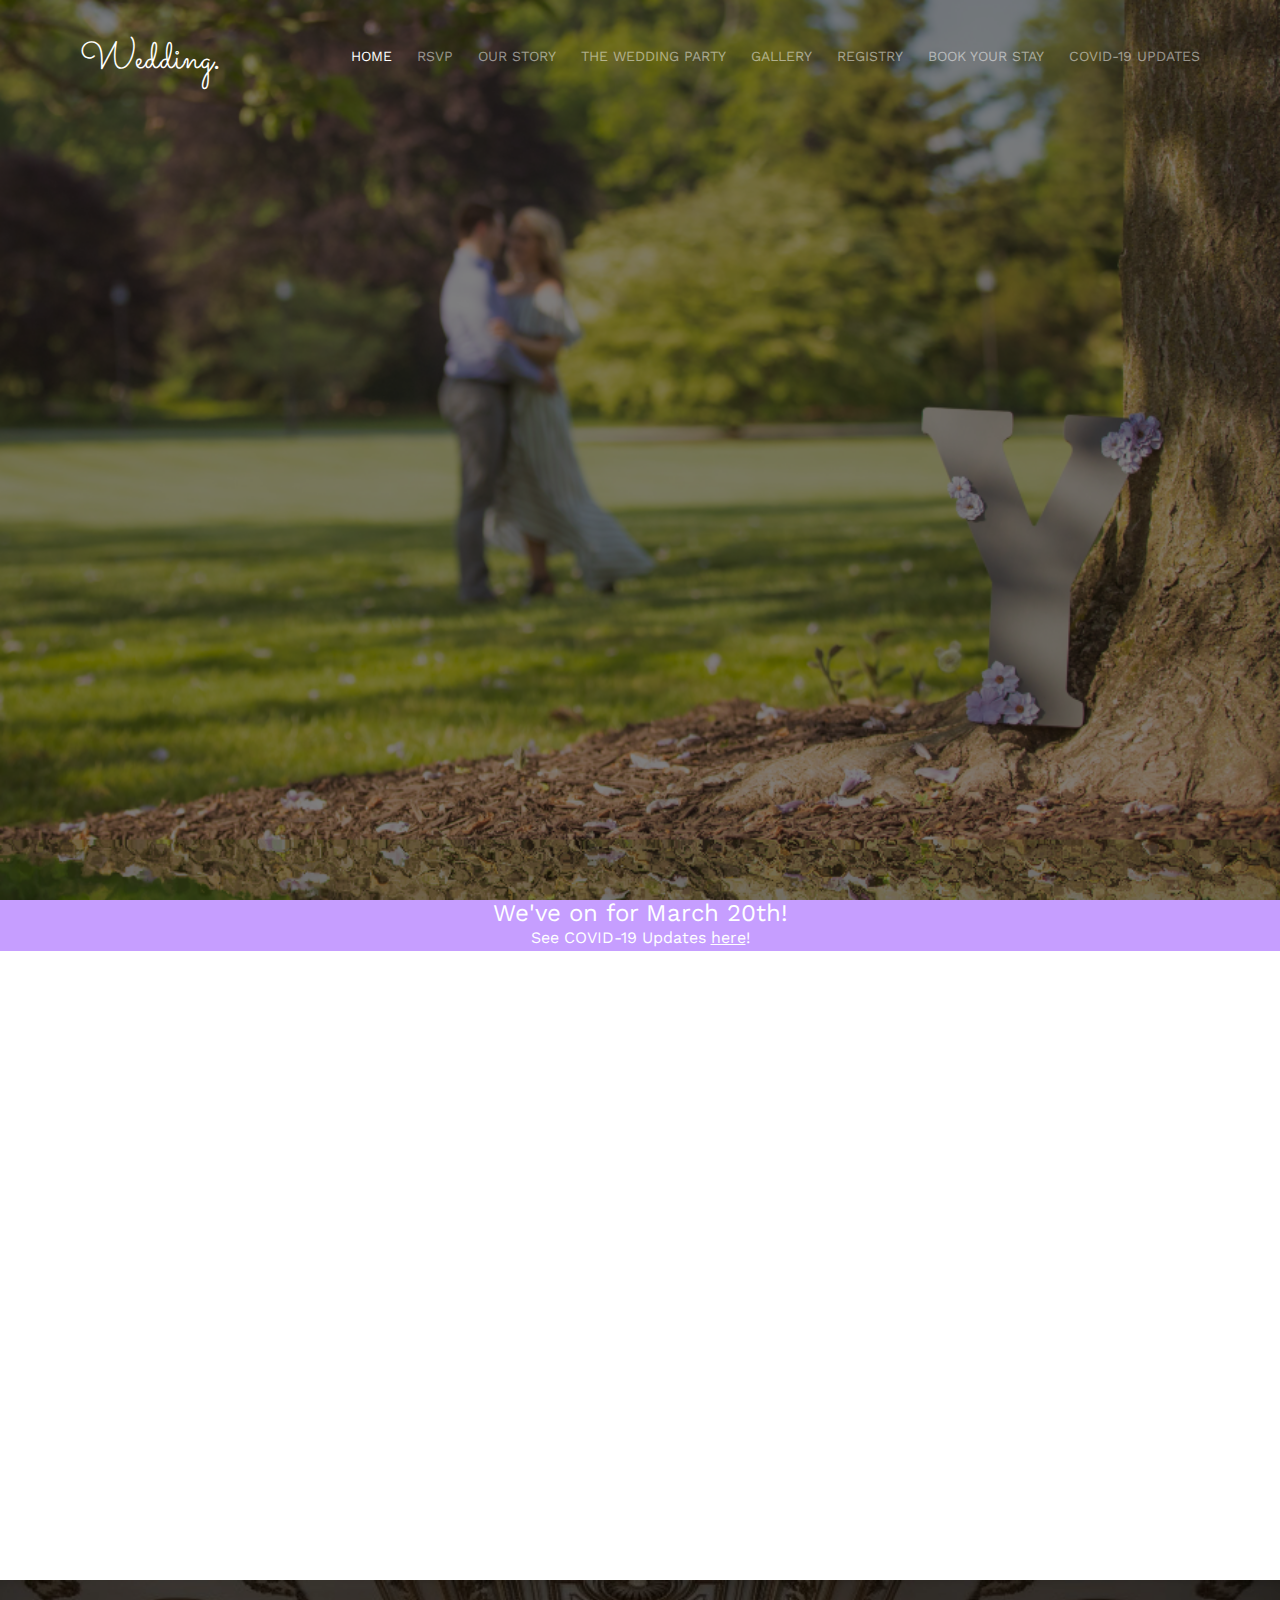
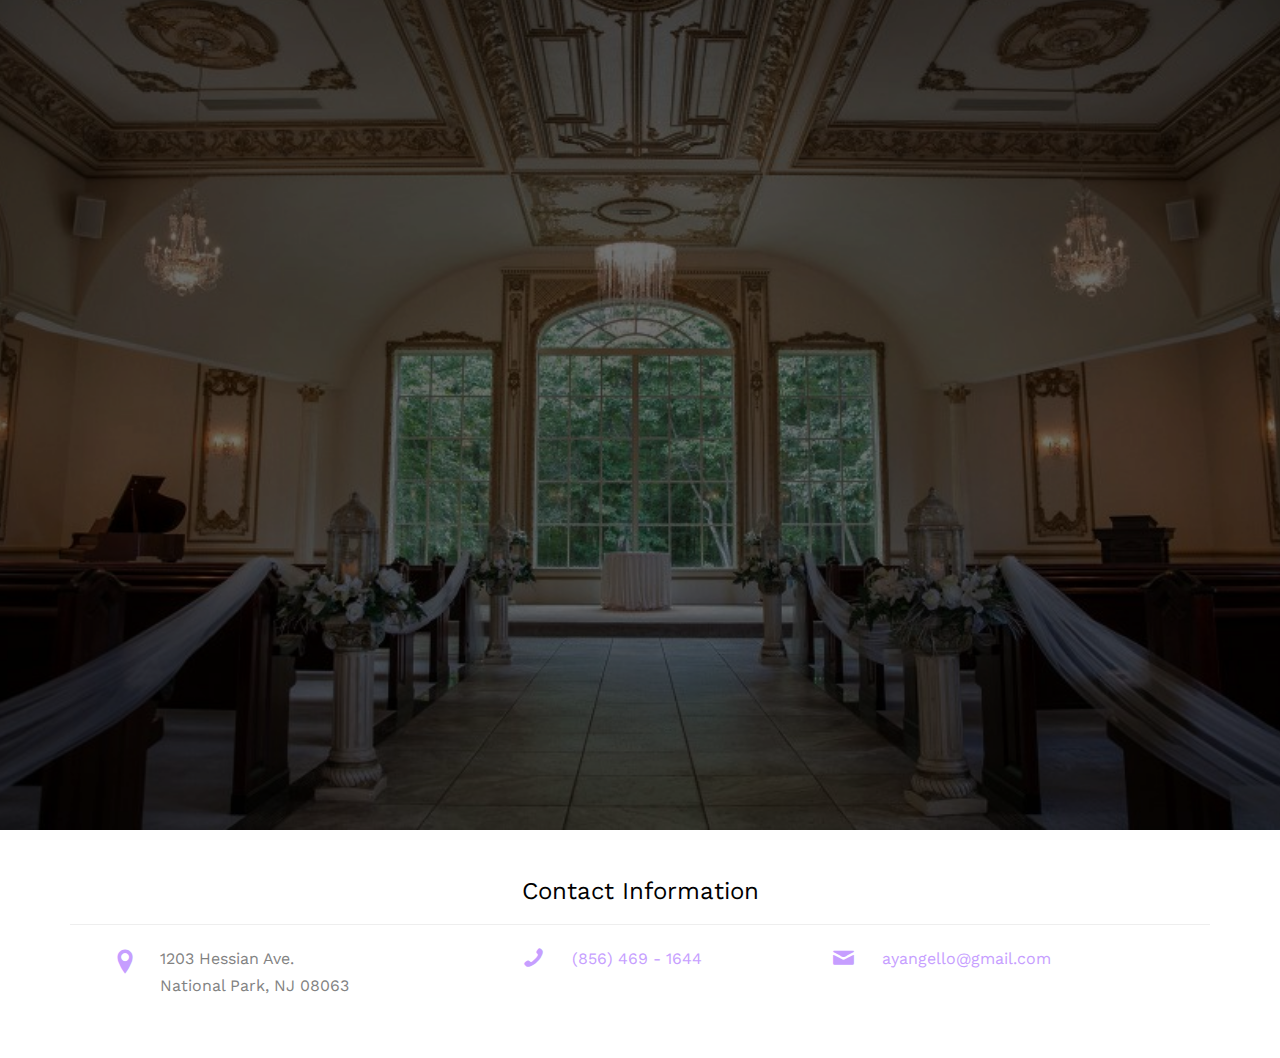
<file: index.html>
<!DOCTYPE html>
<!--[if lt IE 7]>      <html class="no-js lt-ie9 lt-ie8 lt-ie7"> <![endif]-->
<!--[if IE 7]>         <html class="no-js lt-ie9 lt-ie8"> <![endif]-->
<!--[if IE 8]>         <html class="no-js lt-ie9"> <![endif]-->
<!--[if gt IE 8]><!--> <html class="no-js"> <!--<![endif]-->
	<head>
        <!-- Global site tag (gtag.js) - Google Analytics -->
        <script async src="https://www.googletagmanager.com/gtag/js?id=UA-150630617-1"></script>
        <script>
          window.dataLayer = window.dataLayer || [];
          function gtag(){dataLayer.push(arguments);}
          gtag('js', new Date());

          gtag('config', 'UA-150630617-1');
        </script>

       
        <meta charset="utf-8">
        <meta http-equiv="X-UA-Compatible" content="IE=edge">
        <title>Aaron &amp; Kelsea</title>
        <meta name="viewport" content="width=device-width, initial-scale=1">
        <meta name="description" content="Aaron and Kelsea's Wedding" />
        <meta name="keywords" content="Aaron, Yangello, Kelsea, Salvatore, Wedding" />
        <meta name="author" content="Aaron Yangello" />

        <!-- Facebook and Twitter integration -->
        <meta property="og:title" content=""/>
        <meta property="og:image" content=""/>
        <meta property="og:url" content=""/>
        <meta property="og:site_name" content=""/>
        <meta property="og:description" content=""/>
        <meta name="twitter:title" content="" />
        <meta name="twitter:image" content="" />
        <meta name="twitter:url" content="" />
        <meta name="twitter:card" content="" />

        <link href='https://fonts.googleapis.com/css?family=Work+Sans:400,300,600,400italic,700' rel='stylesheet' type='text/css'>
        <link href="https://fonts.googleapis.com/css?family=Sacramento" rel="stylesheet">

        <!-- Animate.css -->
        <link rel="stylesheet" href="css/animate.css">
        <!-- Icomoon Icon Fonts-->
        <link rel="stylesheet" href="css/icomoon.css">
        <!-- Bootstrap  -->
        <link rel="stylesheet" href="css/bootstrap.css">

        <!-- Magnific Popup -->
        <link rel="stylesheet" href="css/magnific-popup.css">

        <!-- Owl Carousel  -->
        <link rel="stylesheet" href="css/owl.carousel.min.css">
        <link rel="stylesheet" href="css/owl.theme.default.min.css">

        <!-- Theme style  -->
        <link rel="stylesheet" href="css/style.css">

        <!-- Modernizr JS -->
        <script src="js/modernizr-2.6.2.min.js"></script>
        <!-- FOR IE9 below -->
        <!--[if lt IE 9]>
        <script src="js/respond.min.js"></script>
        <![endif]-->
        
        <!-- AddEvent script -->
        <script type="text/javascript" src="https://addevent.com/libs/atc/1.6.1/atc.min.js" async defer></script>
        <script>
            // Set the date we're counting down to
            var countDownDate = new Date("March 20, 2021 18:00:00").getTime();

            // Update the count down every 1 second
            var x = setInterval(function() {

                // Get todays date and time
                var now = new Date().getTime();

                // Find the distance between now an the count down date
                var distance = countDownDate - now;

                // Time calculations for days, hours, minutes and seconds
                var days = Math.floor(distance / (1000 * 60 * 60 * 24));
                var hours = Math.floor((distance % (1000 * 60 * 60 * 24)) / (1000 * 60 * 60));
                var minutes = Math.floor((distance % (1000 * 60 * 60)) / (1000 * 60));
                var seconds = Math.floor((distance % (1000 * 60)) / 1000);

                // Output the result in an element with id="demo"
                document.getElementById("num-days").innerHTML = days;
                document.getElementById("num-hours").innerHTML = hours;
                document.getElementById("num-min").innerHTML = minutes;
                document.getElementById("num-sec").innerHTML = seconds;

                // If the count down is over, write some text 
                if (distance < 0) {
                    clearInterval(x);
                    document.getElementById("num-days").innerHTML = "00";
                    document.getElementById("num-hours").innerHTML = "00";
                    document.getElementById("num-min").innerHTML = "00";
                    document.getElementById("num-sec").innerHTML = "00";
                }
            }, 1000);
        </script>
        
        <!-- Favicon Stuff -->
        <link rel="apple-touch-icon" sizes="57x57" href="img/icon/favicon/apple-icon-57x57.png">
        <link rel="apple-touch-icon" sizes="60x60" href="img/icon/favicon/apple-icon-60x60.png">
        <link rel="apple-touch-icon" sizes="72x72" href="img/icon/favicon/apple-icon-72x72.png">
        <link rel="apple-touch-icon" sizes="76x76" href="img/icon/favicon/apple-icon-76x76.png">
        <link rel="apple-touch-icon" sizes="114x114" href="img/icon/favicon/apple-icon-114x114.png">
        <link rel="apple-touch-icon" sizes="120x120" href="img/icon/favicon/apple-icon-120x120.png">
        <link rel="apple-touch-icon" sizes="144x144" href="img/icon/favicon/apple-icon-144x144.png">
        <link rel="apple-touch-icon" sizes="152x152" href="img/icon/favicon/apple-icon-152x152.png">
        <link rel="apple-touch-icon" sizes="180x180" href="img/icon/favicon/apple-icon-180x180.png">
        <link rel="icon" type="image/png" sizes="192x192"  href="img/icon/favicon/android-icon-192x192.png">
        <link rel="icon" type="image/png" sizes="32x32" href="img/icon/favicon/favicon-32x32.png">
        <link rel="icon" type="image/png" sizes="96x96" href="img/icon/favicon/favicon-96x96.png">
        <link rel="icon" type="image/png" sizes="16x16" href="img/icon/favicon/favicon-16x16.png">
        <link rel="manifest" href="img/icon/favicon/manifest.json">
        <meta name="msapplication-TileColor" content="#ffffff">
        <meta name="msapplication-TileImage" content="img/icon/favicon/ms-icon-144x144.png">
        <meta name="theme-color" content="#ffffff">

        <style>
            #covid-link{
                color:white;
                text-decoration: underline;
            }
            #covid-link:hover{
                color:white;
                text-decoration: none;
                font-weight: bold;
            }
        </style>

	</head>
	<body>
		
	<div class="fh5co-loader"></div>
	
	<div id="page">
	
<!-- Navigation -->
    <nav class="fh5co-nav" role="navigation">
        <div class="container">
            <div class="row">
                <div class="col-xs-2">
                    <div id="fh5co-logo"><a href="index.html">Wedding<strong>.</strong></a></div>
                </div>
                <div class="col-xs-10 text-right menu-1">
                    <ul>
                        <li class="active"><a href="index.html">Home</a></li>
                        <li><a href="http://yangelloeverafter.rsvpify.com">RSVP</a></li>
                        <li><a href="about.html">Our Story</a></li>
                        <li><a href="party.html">The Wedding Party</a></li>
                        <li class="has-dropdown">
                            <a href="gallery.html">Gallery</a>
                            <ul class="dropdown">
                                <li><a href="gallery-pages/through-the-years.php">Through the Years</a></li>
                                <li><a href="gallery-pages/yangello-ever-after.php">Yangello Ever After</a></li>
                                <li><a href="gallery-pages/engagement-photos.php">Engagement Photos</a></li>
                            </ul>
                        </li>
                        <li><a href="https://registry.theknot.com/kelsea-salvatore-aaron-yangello-april-2020-nj/28644447">Registry</a></li>
                        <li><a href="https://www.marriott.com/event-reservations/reservation-link.mi?id=1587669451356&key=GRP&app=resvlink">Book Your Stay</a></li>
                        <li><a href="covid.html">COVID-19 Updates</a></li>
                    </ul>
                </div>
            </div>
        </div>
    </nav>

	<header id="home-header" class="fh5co-header fh5co-cover" role="banner" data-stellar-background-ratio="0.5">
		<div class="overlay"></div>
		<div class="container">
			<div class="row">
				<div class="col-md-8 col-md-offset-2 text-center">
					<div class="display-t">
						<div class="display-tc animate-box" data-animate-effect="fadeIn">
							<h1>Aaron &amp; Kelsea</h1>
							<h2>We Are Getting Married <br> <h4><em>...again...</em></h4></h2>
							
							<div class="simply-countdown simply-countdown-one">
							    <div class="simply-countdown simply-countdown-one">
							        <div class="simply-section simply-days-section">
							            <div>
							                <span id="num-days" class="simply-amount"></span>
							                <span class="simply-word">days</span>
							             </div>
							         </div>
							         <div class="simply-section simply-hours-section">
							             <div>
							                 <span id="num-hours" class="simply-amount"></span>
							                 <span class="simply-word">hours</span>
							             </div>
							         </div>
							         <div class="simply-section simply-minutes-section">
							             <div>
							                 <span id="num-min" class="simply-amount"></span>
							                 <span class="simply-word">minutes</span>
							             </div>
							         </div>
							         <div class="simply-section simply-seconds-section">
							             <div>
							                 <span id="num-sec" class="simply-amount"></span>
							                 <span class="simply-word">seconds</span>
							             </div>
							         </div>
							     </div>
							</div>
							<!--<p><a href="#" class="btn btn-default btn-sm">Save the date</a></p>-->
							<!-- Button code -->
                            <div title="Add to Calendar" class="btn btn-default btn-sm addeventatc" data-styling="none" >
                                Save the Date!
                                <span class="start">03/20/2021 04:30 PM</span>
                                <span class="end">03/20/2021 10:00 PM</span>
                                <span class="timezone">America/New_York</span>
                                <span class="title">Aaron and Kelsea's Wedding</span>
                                <span class="location">Brigalias 396 Williamstown Rd, Sicklerville, NJ 08081</span>
                                <span class="organizer">Aaron Yangello</span>
                                <span class="organizer_email">ayangello@gmail.com</span>
                            </div>
                            <a href="http://yangelloeverafter.rsvpify.com"><div title="RSVP" class="btn btn-default btn-sm" data-styling="none">RSVP</div></a>
						</div>
					</div>
				</div>
			</div>
		</div>
	</header>
    <div style="width: 100%; background-color:#C69EFF; text-align: center;">
        <h3 style="color:white;">We've on for March 20th!</h3>
        <br>
        <p style="color:white; margin:-50px">See COVID-19 Updates <a href="covid.html" id="covid-link">here</a>!</p>
    </div>
	<div id="fh5co-couple">
		<div class="container">
			<div class="row">
				<div class="col-md-8 col-md-offset-2 text-center fh5co-heading animate-box">
					<h2>Hello!</h2>
					<h3>March 20th, 2021 Sicklerville, NJ</h3>
					<p>Come and celebrate with us!</p>
				</div>
			</div>
			<div class="couple-wrap animate-box">
				<div class="couple-half">
					<div class="groom">
						<img src="img/aaron.png" alt="Aaron Yangello" class="img-responsive">
					</div>
					<div class="desc-groom">
						<h3>Aaron Yangello</h3>
						<p>“I love you not only for what you are, but for what I am when I am with you.” <br> – Roy Croft</p>
						<!-- There are people out there who are waiting to meet you. Waiting to love you. You have to stick around for them. <br> -Benedict Smith -->
					</div>
				</div>
				<p class="heart text-center"><i class="icon-heart2"></i></p>
				<div class="couple-half">
					<div class="bride">
						<img src="img/kelsea2.jpg" alt="Kelsea Salvatore" class="img-responsive">
					</div>
					<div class="desc-bride">
						<h3>Kelsea Salvatore</h3>
						<p>“You don’t marry someone you can live with, you marry the person who you cannot live without.” <br> ― Aleatha Romig</p>
					</div>
				</div>
			</div>
		</div>
	</div>

<!-- Wedding Events-->
	<div id="event-banner" class="fh5co-event fh5co-bg" >
		<div class="overlay"></div>
		<div class="container">
			<div class="row">
				<div class="col-md-8 col-md-offset-2 text-center fh5co-heading animate-box" style="margin-bottom: 3em;">
					<span>Our Special Events</span>
					<h2>Wedding Events</h2>
				</div>
			</div>
			<div class="row">
				<div class="display-t">
					<div class="display-tc">
						<div class="col-md-10 col-md-offset-1">
							<div class="col-md-6 col-sm-6 text-center">
								<div class="event-wrap animate-box">
									<h3>Main Ceremony</h3>
									<div class="event-col">
										<i class="icon-clock"></i>
										<span>4:30 PM</span>
										<span>5:00 PM</span>
									</div>
									<div class="event-col">
										<i class="icon-calendar"></i>
										<span>Saturday 20</span>
										<span>March, 2021</span>
									</div>
									<p>Come and celebrate with us at <a href="http://www.brigalias.com/ceremonies/">Brigalia's Chapel</a> in Sicklerville. Book your stay at the <a href="https://www.marriott.com/event-reservations/reservation-link.mi?id=1562771516832&key=GRP&app=resvlink">Couryard Glassboro Rowan University</a> hotel, and get a 20% discount on the room!</p>
								</div>
							</div>
							<div class="col-md-6 col-sm-6 text-center">
								<div class="event-wrap animate-box">
									<h3>Wedding Reception</h3>
									<div class="event-col">
										<i class="icon-clock"></i>
										<span>5:00 PM</span>
										<span>10:00 AM</span>
									</div>
									<div class="event-col">
										<i class="icon-calendar"></i>
										<span>Saturday 20</span>
										<span>March, 2021</span>
									</div>
                                    <p>Eat, drink, and be merry in <a href="http://www.brigalias.com/ballrooms/">Brigalia's Camelot Ballroom</a> as we dance the night away!</p>
                                    <p>What's the song that's guarenteed to get you on the dance floor?</p>
                                    <div id="fh5co-started" class="fh5co-bg" style="padding: 0 0;">
                                        <div class="row animate-box">
                                            <div class="col-md-10 col-md-offset-1">
                                                <form class="form-inline">
                                                    <div class="form-group">
                                                        <input type="name" class="form-control" id="name" placeholder="Song Name">
                                                    </div>
                                                    <button id="songbtn" type="button" class="btn btn-default btn-block" onclick="addSong()">Let's Dance</button>
                                                </form>
                                            </div>
                                        </div>
                                    </div>
								</div>
							</div>
						</div>
					</div>
				</div>
			</div>
		</div>
	</div>
<!-- End Wedding Events-->
<!-- Footer and contact info -->
    <footer id="fh5co-footer" style="padding-top: 3em; padding-bottom: 3em;">
        <div class="container">
           <div class="fh5co-contact-info">
                <h3>Contact Information</h3>
                <hr>
                <ul>
                    <li class="address">1203 Hessian Ave. <br> National Park, NJ 08063</li>
                    <li class="phone"><a href="tel://8564691644">(856) 469 - 1644</a></li>
                    <li class="email"><a href="mailto:ayangello@gmail.com">ayangello@gmail.com</a></li>
                </ul>
            </div>
        </div>
    </footer>
<!-- Footer and contact info -->

<!-- Friend Wishes --
	<div id="fh5co-testimonial">
		<div class="container">
			<div class="row">
				<div class="row animate-box">
					<div class="col-md-8 col-md-offset-2 text-center fh5co-heading">
						<span>Best Wishes</span>
						<h2>Friends Wishes</h2>
					</div>
				</div>
				<div class="row">
					<div class="col-md-12 animate-box">
						<div class="wrap-testimony">
							<div class="owl-carousel-fullwidth">
								<div class="item">
									<div class="testimony-slide active text-center">
										<figure>
											<img src="images/couple-1.jpg" alt="user">
										</figure>
										<span>John Doe, via <a href="#" class="twitter">Twitter</a></span>
										<blockquote>
											<p>"Far far away, behind the word mountains, far from the countries Vokalia and Consonantia, there live the blind texts. Separated they live in Bookmarksgrove right at the coast of the Semantics"</p>
										</blockquote>
									</div>
								</div>
								<div class="item">
									<div class="testimony-slide active text-center">
										<figure>
											<img src="images/couple-2.jpg" alt="user">
										</figure>
										<span>John Doe, via <a href="#" class="twitter">Twitter</a></span>
										<blockquote>
											<p>"Far far away, behind the word mountains, far from the countries Vokalia and Consonantia, at the coast of the Semantics, a large language ocean."</p>
										</blockquote>
									</div>
								</div>
								<div class="item">
									<div class="testimony-slide active text-center">
										<figure>
											<img src="images/couple-3.jpg" alt="user">
										</figure>
										<span>John Doe, via <a href="#" class="twitter">Twitter</a></span>
										<blockquote>
											<p>"Far far away, far from the countries Vokalia and Consonantia, there live the blind texts. Separated they live in Bookmarksgrove right at the coast of the Semantics, a large language ocean."</p>
										</blockquote>
									</div>
								</div>
							</div>
						</div>
					</div>
				</div>
			</div>
		</div>
	</div>
 <!-- End Friend Wishes-->

	</div><!--End Page-->

	<div class="gototop js-top">
		<a href="#" class="js-gotop"><i class="icon-arrow-up"></i></a>
	</div>
	
	<!-- jQuery -->
	<script src="js/jquery.min.js"></script>
	<!-- jQuery Easing -->
	<script src="js/jquery.easing.1.3.js"></script>
	<!-- Submit Song -->
	<script src="js/submitSong.js"></script>
	<!-- Bootstrap -->
	<script src="js/bootstrap.min.js"></script>
	<!-- Waypoints -->
	<script src="js/jquery.waypoints.min.js"></script>
	<!-- Carousel -->
	<script src="js/owl.carousel.min.js"></script>
	<!-- countTo -->
	<script src="js/jquery.countTo.js"></script>

	<!-- Stellar -->
	<script src="js/jquery.stellar.min.js"></script>
	<!-- Magnific Popup -->
	<script src="js/jquery.magnific-popup.min.js"></script>
	<script src="js/magnific-popup-options.js"></script>

	<!-- // <script src="https://cdnjs.cloudflare.com/ajax/libs/prism/0.0.1/prism.min.js"></script> -->
	<script src="js/simplyCountdown.js"></script>
	<!-- Main -->
	<script src="js/main.js"></script>
	</body>
</html>
</file>
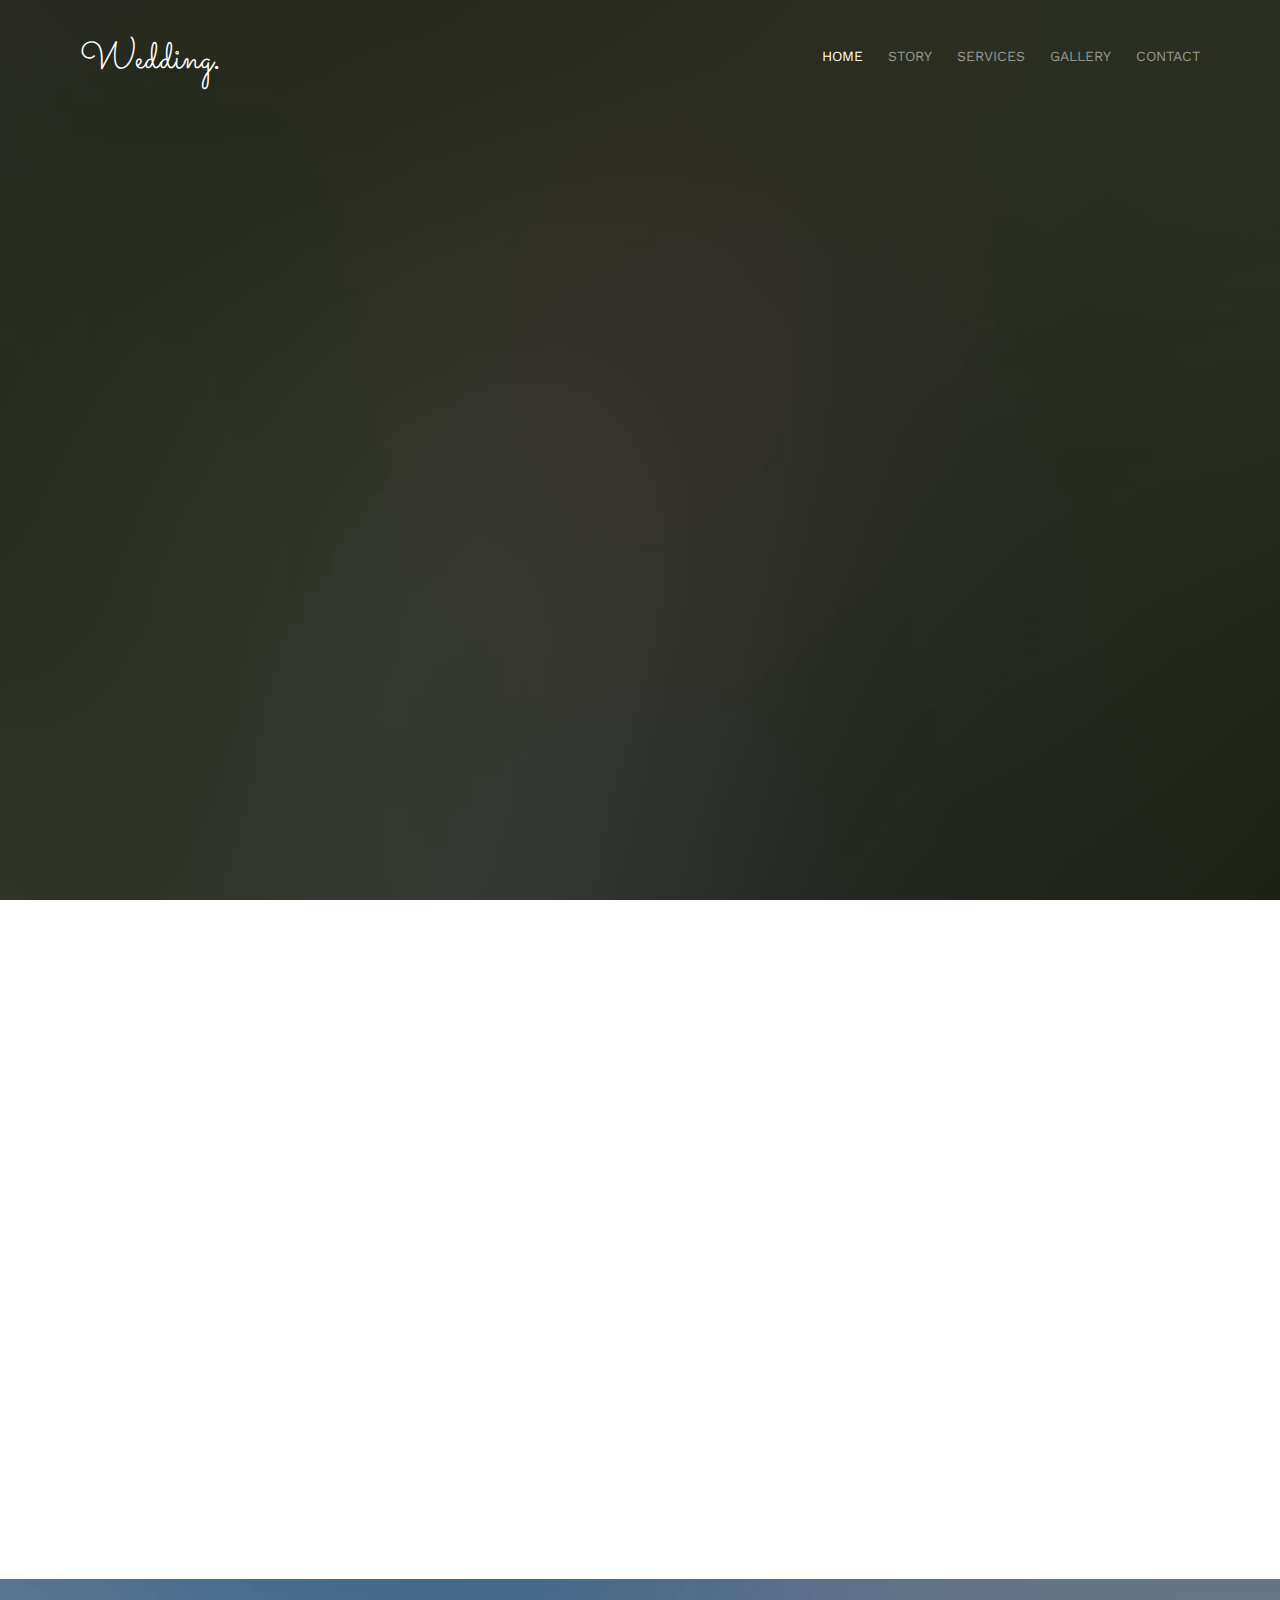
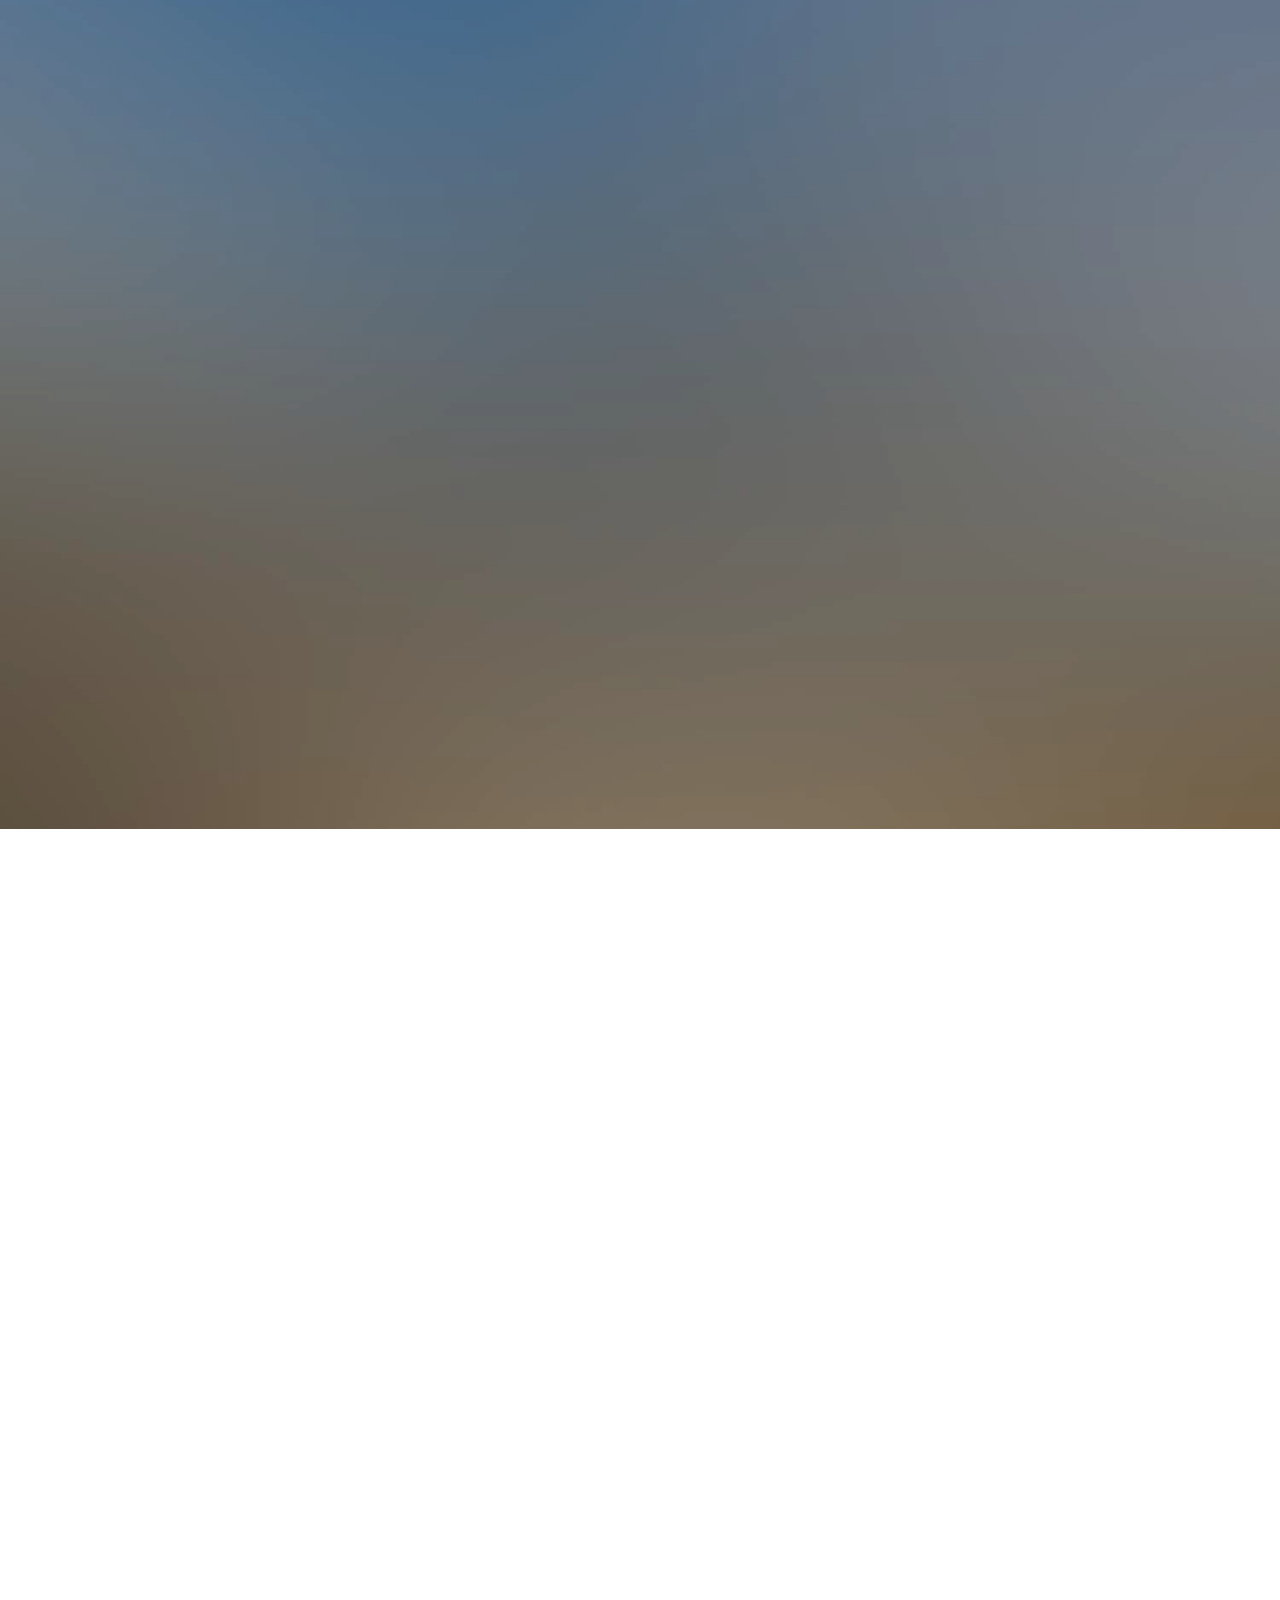
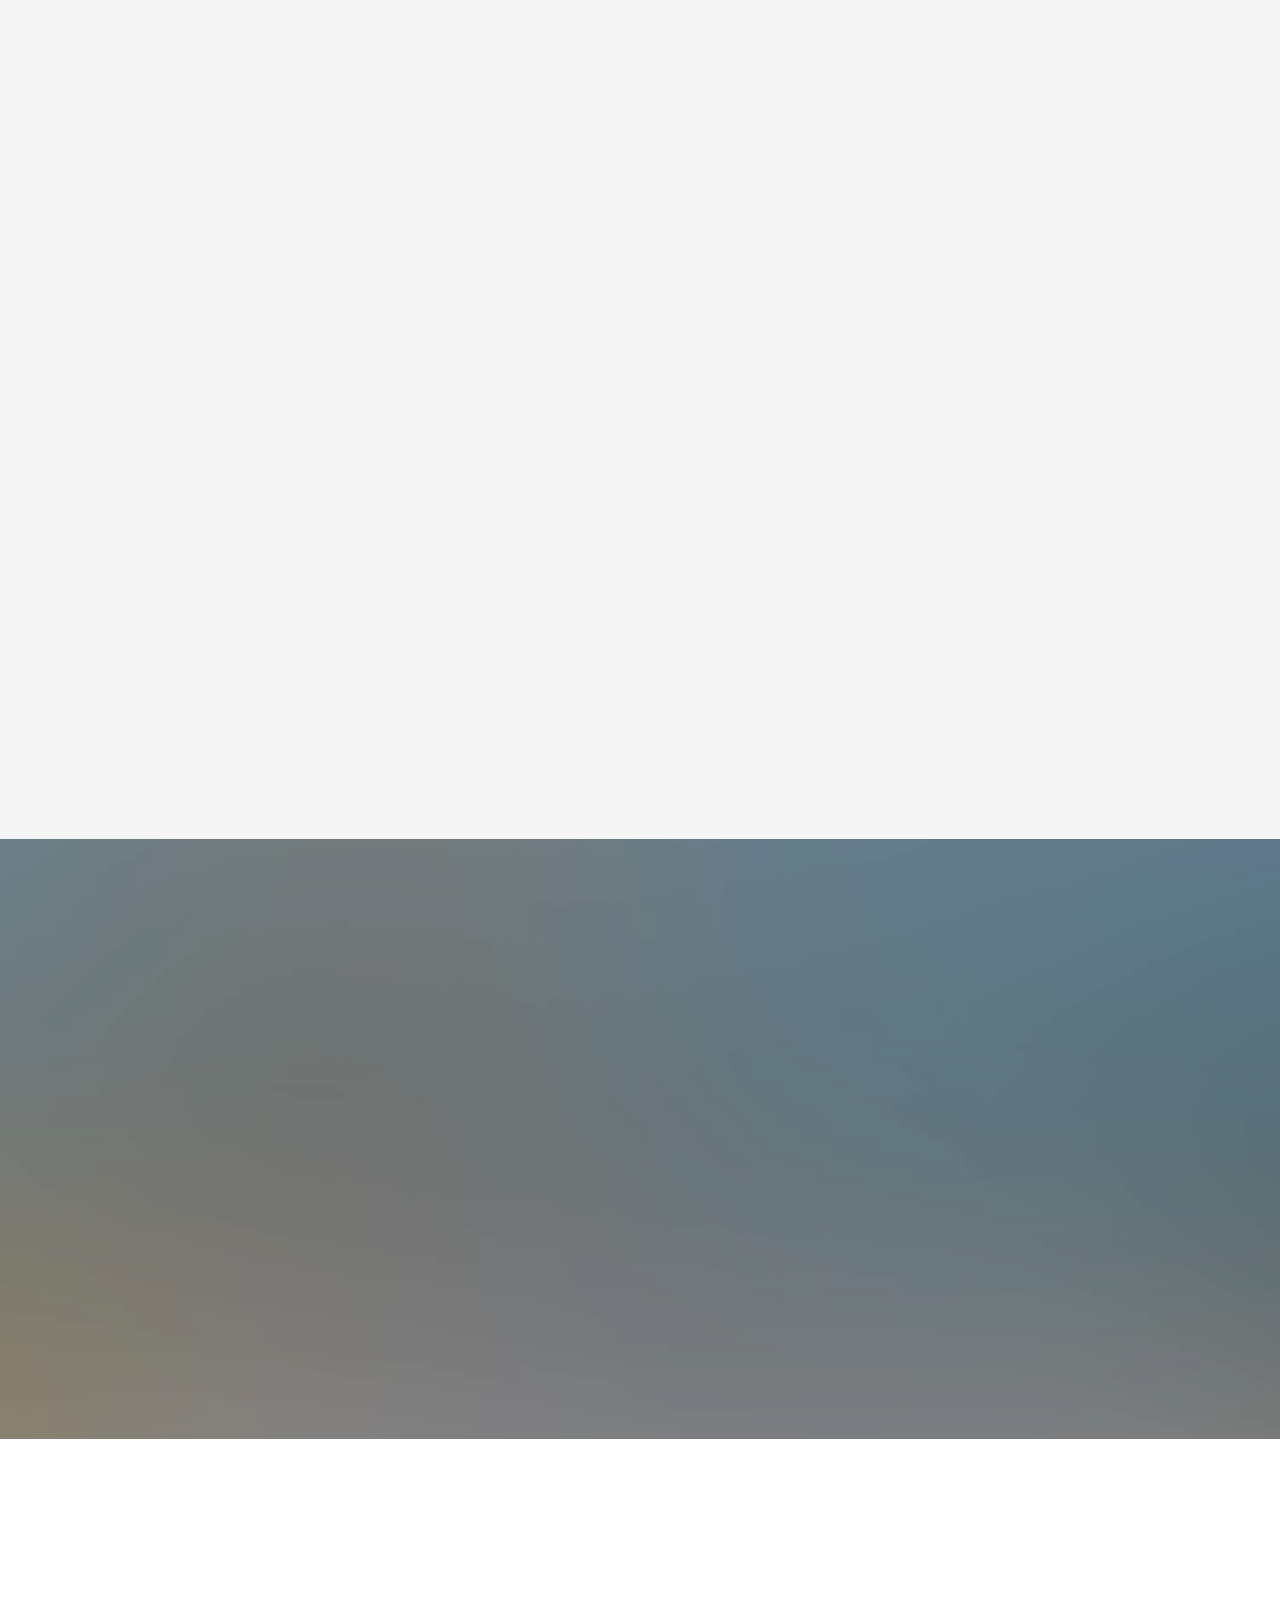
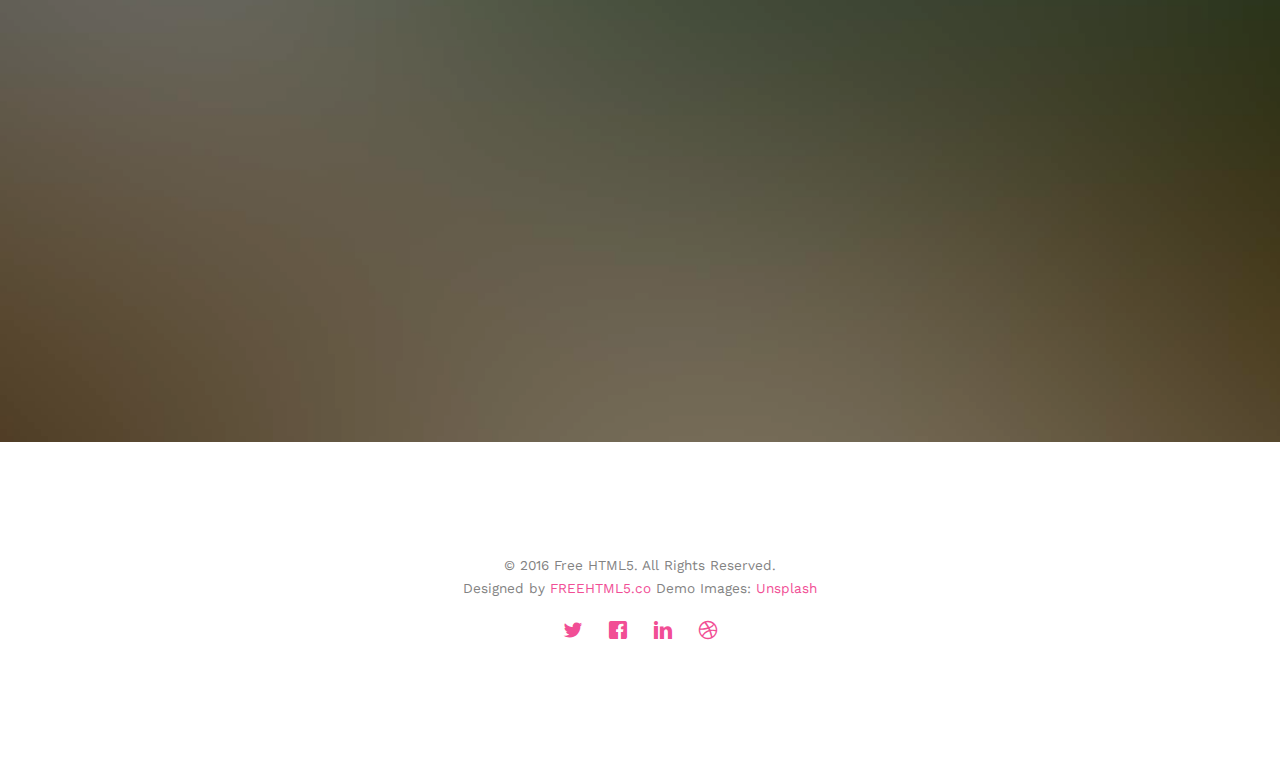
<file: YangelloWedding_Original/wedding/index.html>
<!DOCTYPE html>
<!--[if lt IE 7]>      <html class="no-js lt-ie9 lt-ie8 lt-ie7"> <![endif]-->
<!--[if IE 7]>         <html class="no-js lt-ie9 lt-ie8"> <![endif]-->
<!--[if IE 8]>         <html class="no-js lt-ie9"> <![endif]-->
<!--[if gt IE 8]><!--> <html class="no-js"> <!--<![endif]-->
	<head>
	<meta charset="utf-8">
	<meta http-equiv="X-UA-Compatible" content="IE=edge">
	<title>Wedding &mdash; 100% Free Fully Responsive HTML5 Template by FREEHTML5.co</title>
	<meta name="viewport" content="width=device-width, initial-scale=1">
	<meta name="description" content="Free HTML5 Template by FREEHTML5.CO" />
	<meta name="keywords" content="free html5, free template, free bootstrap, html5, css3, mobile first, responsive" />
	<meta name="author" content="FREEHTML5.CO" />

  <!-- 
	//////////////////////////////////////////////////////

	FREE HTML5 TEMPLATE 
	DESIGNED & DEVELOPED by FREEHTML5.CO
		
	Website: 		http://freehtml5.co/
	Email: 			info@freehtml5.co
	Twitter: 		http://twitter.com/fh5co
	Facebook: 		https://www.facebook.com/fh5co

	//////////////////////////////////////////////////////
	 -->

  	<!-- Facebook and Twitter integration -->
	<meta property="og:title" content=""/>
	<meta property="og:image" content=""/>
	<meta property="og:url" content=""/>
	<meta property="og:site_name" content=""/>
	<meta property="og:description" content=""/>
	<meta name="twitter:title" content="" />
	<meta name="twitter:image" content="" />
	<meta name="twitter:url" content="" />
	<meta name="twitter:card" content="" />

	<link href='https://fonts.googleapis.com/css?family=Work+Sans:400,300,600,400italic,700' rel='stylesheet' type='text/css'>
	<link href="https://fonts.googleapis.com/css?family=Sacramento" rel="stylesheet">
	
	<!-- Animate.css -->
	<link rel="stylesheet" href="css/animate.css">
	<!-- Icomoon Icon Fonts-->
	<link rel="stylesheet" href="css/icomoon.css">
	<!-- Bootstrap  -->
	<link rel="stylesheet" href="css/bootstrap.css">

	<!-- Magnific Popup -->
	<link rel="stylesheet" href="css/magnific-popup.css">

	<!-- Owl Carousel  -->
	<link rel="stylesheet" href="css/owl.carousel.min.css">
	<link rel="stylesheet" href="css/owl.theme.default.min.css">

	<!-- Theme style  -->
	<link rel="stylesheet" href="css/style.css">

	<!-- Modernizr JS -->
	<script src="js/modernizr-2.6.2.min.js"></script>
	<!-- FOR IE9 below -->
	<!--[if lt IE 9]>
	<script src="js/respond.min.js"></script>
	<![endif]-->

	</head>
	<body>
		
	<div class="fh5co-loader"></div>
	
	<div id="page">
	<nav class="fh5co-nav" role="navigation">
		<div class="container">
			<div class="row">
				<div class="col-xs-2">
					<div id="fh5co-logo"><a href="index.html">Wedding<strong>.</strong></a></div>
				</div>
				<div class="col-xs-10 text-right menu-1">
					<ul>
						<li class="active"><a href="index.html">Home</a></li>
						<li><a href="about.html">Story</a></li>
						<li class="has-dropdown">
							<a href="services.html">Services</a>
							<ul class="dropdown">
								<li><a href="#">Web Design</a></li>
								<li><a href="#">eCommerce</a></li>
								<li><a href="#">Branding</a></li>
								<li><a href="#">API</a></li>
							</ul>
						</li>
						<li class="has-dropdown">
							<a href="gallery.html">Gallery</a>
							<ul class="dropdown">
								<li><a href="#">HTML5</a></li>
								<li><a href="#">CSS3</a></li>
								<li><a href="#">Sass</a></li>
								<li><a href="#">jQuery</a></li>
							</ul>
						</li>
						<li><a href="contact.html">Contact</a></li>
					</ul>
				</div>
			</div>
			
		</div>
	</nav>

	<header id="fh5co-header" class="fh5co-cover" role="banner" style="background-image:url(images/img_bg_2.jpg);" data-stellar-background-ratio="0.5">
		<div class="overlay"></div>
		<div class="container">
			<div class="row">
				<div class="col-md-8 col-md-offset-2 text-center">
					<div class="display-t">
						<div class="display-tc animate-box" data-animate-effect="fadeIn">
							<h1>Joefrey &amp; Sheila</h1>
							<h2>We Are Getting Married</h2>
							<div class="simply-countdown simply-countdown-one"></div>
							<p><a href="#" class="btn btn-default btn-sm">Save the date</a></p>
						</div>
					</div>
				</div>
			</div>
		</div>
	</header>

	<div id="fh5co-couple">
		<div class="container">
			<div class="row">
				<div class="col-md-8 col-md-offset-2 text-center fh5co-heading animate-box">
					<h2>Hello!</h2>
					<h3>November 28th, 2016 New York, USA</h3>
					<p>We invited you to celebrate our wedding</p>
				</div>
			</div>
			<div class="couple-wrap animate-box">
				<div class="couple-half">
					<div class="groom">
						<img src="images/groom.jpg" alt="groom" class="img-responsive">
					</div>
					<div class="desc-groom">
						<h3>Joefrey Mahusay</h3>
						<p>Far far away, behind the word mountains, far from the countries Vokalia and Consonantia, there live the blind texts. Separated they live in Bookmarksgrove</p>
					</div>
				</div>
				<p class="heart text-center"><i class="icon-heart2"></i></p>
				<div class="couple-half">
					<div class="bride">
						<img src="images/bride.jpg" alt="groom" class="img-responsive">
					</div>
					<div class="desc-bride">
						<h3>Sheila Mahusay</h3>
						<p>Far far away, behind the word mountains, far from the countries Vokalia and Consonantia, there live the blind texts. Separated they live in Bookmarksgrove</p>
					</div>
				</div>
			</div>
		</div>
	</div>

	<div id="fh5co-event" class="fh5co-bg" style="background-image:url(images/img_bg_3.jpg);">
		<div class="overlay"></div>
		<div class="container">
			<div class="row">
				<div class="col-md-8 col-md-offset-2 text-center fh5co-heading animate-box">
					<span>Our Special Events</span>
					<h2>Wedding Events</h2>
				</div>
			</div>
			<div class="row">
				<div class="display-t">
					<div class="display-tc">
						<div class="col-md-10 col-md-offset-1">
							<div class="col-md-6 col-sm-6 text-center">
								<div class="event-wrap animate-box">
									<h3>Main Ceremony</h3>
									<div class="event-col">
										<i class="icon-clock"></i>
										<span>4:00 PM</span>
										<span>6:00 PM</span>
									</div>
									<div class="event-col">
										<i class="icon-calendar"></i>
										<span>Monday 28</span>
										<span>November, 2016</span>
									</div>
									<p>Far far away, behind the word mountains, far from the countries Vokalia and Consonantia, there live the blind texts. Separated they live in Bookmarksgrove right at the coast of the Semantics, a large language ocean.</p>
								</div>
							</div>
							<div class="col-md-6 col-sm-6 text-center">
								<div class="event-wrap animate-box">
									<h3>Wedding Party</h3>
									<div class="event-col">
										<i class="icon-clock"></i>
										<span>7:00 PM</span>
										<span>12:00 AM</span>
									</div>
									<div class="event-col">
										<i class="icon-calendar"></i>
										<span>Monday 28</span>
										<span>November, 2016</span>
									</div>
									<p>Far far away, behind the word mountains, far from the countries Vokalia and Consonantia, there live the blind texts. Separated they live in Bookmarksgrove right at the coast of the Semantics, a large language ocean.</p>
								</div>
							</div>
						</div>
					</div>
				</div>
			</div>
		</div>
	</div>

	<div id="fh5co-couple-story">
		<div class="container">
			<div class="row">
				<div class="col-md-8 col-md-offset-2 text-center fh5co-heading animate-box">
					<span>We Love Each Other</span>
					<h2>Our Story</h2>
					<p>Far far away, behind the word mountains, far from the countries Vokalia and Consonantia, there live the blind texts.</p>
				</div>
			</div>
			<div class="row">
				<div class="col-md-12 col-md-offset-0">
					<ul class="timeline animate-box">
						<li class="animate-box">
							<div class="timeline-badge" style="background-image:url(images/couple-1.jpg);"></div>
							<div class="timeline-panel">
								<div class="timeline-heading">
									<h3 class="timeline-title">First We Meet</h3>
									<span class="date">December 25, 2015</span>
								</div>
								<div class="timeline-body">
									<p>Far far away, behind the word mountains, far from the countries Vokalia and Consonantia, there live the blind texts. Separated they live in Bookmarksgrove right at the coast of the Semantics, a large language ocean.</p>
								</div>
							</div>
						</li>
						<li class="timeline-inverted animate-box">
							<div class="timeline-badge" style="background-image:url(images/couple-2.jpg);"></div>
							<div class="timeline-panel">
								<div class="timeline-heading">
									<h3 class="timeline-title">First Date</h3>
									<span class="date">December 28, 2015</span>
								</div>
								<div class="timeline-body">
									<p>Far far away, behind the word mountains, far from the countries Vokalia and Consonantia, there live the blind texts. Separated they live in Bookmarksgrove right at the coast of the Semantics, a large language ocean.</p>
								</div>
							</div>
						</li>
						<li class="animate-box">
							<div class="timeline-badge" style="background-image:url(images/couple-3.jpg);"></div>
							<div class="timeline-panel">
								<div class="timeline-heading">
									<h3 class="timeline-title">In A Relationship</h3>
									<span class="date">January 1, 2016</span>
								</div>
								<div class="timeline-body">
									<p>Far far away, behind the word mountains, far from the countries Vokalia and Consonantia, there live the blind texts. Separated they live in Bookmarksgrove right at the coast of the Semantics, a large language ocean.</p>
								</div>
							</div>
						</li>
			    	</ul>
				</div>
			</div>
		</div>
	</div>

	<div id="fh5co-gallery" class="fh5co-section-gray">
		<div class="container">
			<div class="row">
				<div class="col-md-8 col-md-offset-2 text-center fh5co-heading animate-box">
					<span>Our Memories</span>
					<h2>Wedding Gallery</h2>
					<p>Far far away, behind the word mountains, far from the countries Vokalia and Consonantia, there live the blind texts.</p>
				</div>
			</div>
			<div class="row row-bottom-padded-md">
				<div class="col-md-12">
					<ul id="fh5co-gallery-list">
						
						<li class="one-third animate-box" data-animate-effect="fadeIn" style="background-image: url(images/gallery-1.jpg); "> 
						<a href="images/gallery-1.jpg">
							<div class="case-studies-summary">
								<span>14 Photos</span>
								<h2>Two Glas of Juice</h2>
							</div>
						</a>
					</li>
					<li class="one-third animate-box" data-animate-effect="fadeIn" style="background-image: url(images/gallery-2.jpg); ">
						<a href="#" class="color-2">
							<div class="case-studies-summary">
								<span>30 Photos</span>
								<h2>Timer starts now!</h2>
							</div>
						</a>
					</li>


					<li class="one-third animate-box" data-animate-effect="fadeIn" style="background-image: url(images/gallery-3.jpg); ">
						<a href="#" class="color-3">
							<div class="case-studies-summary">
								<span>90 Photos</span>
								<h2>Beautiful sunset</h2>
							</div>
						</a>
					</li>
					<li class="one-third animate-box" data-animate-effect="fadeIn" style="background-image: url(images/gallery-4.jpg); ">
						<a href="#" class="color-4">
							<div class="case-studies-summary">
								<span>12 Photos</span>
								<h2>Company's Conference Room</h2>
							</div>
						</a>
					</li>

						<li class="one-third animate-box" data-animate-effect="fadeIn" style="background-image: url(images/gallery-5.jpg); ">
							<a href="#" class="color-3">
								<div class="case-studies-summary">
									<span>50 Photos</span>
									<h2>Useful baskets</h2>
								</div>
							</a>
						</li>
						<li class="one-third animate-box" data-animate-effect="fadeIn" style="background-image: url(images/gallery-6.jpg); ">
							<a href="#" class="color-4">
								<div class="case-studies-summary">
									<span>45 Photos</span>
									<h2>Skater man in the road</h2>
								</div>
							</a>
						</li>

						<li class="one-third animate-box" data-animate-effect="fadeIn" style="background-image: url(images/gallery-7.jpg); ">
							<a href="#" class="color-4">
								<div class="case-studies-summary">
									<span>35 Photos</span>
									<h2>Two Glas of Juice</h2>
								</div>
							</a>
						</li>

						<li class="one-third animate-box" data-animate-effect="fadeIn" style="background-image: url(images/gallery-8.jpg); "> 
							<a href="#" class="color-5">
								<div class="case-studies-summary">
									<span>90 Photos</span>
									<h2>Timer starts now!</h2>
								</div>
							</a>
						</li>
						<li class="one-third animate-box" data-animate-effect="fadeIn" style="background-image: url(images/gallery-9.jpg); ">
							<a href="#" class="color-6">
								<div class="case-studies-summary">
									<span>56 Photos</span>
									<h2>Beautiful sunset</h2>
								</div>
							</a>
						</li>
					</ul>		
				</div>
			</div>
		</div>
	</div>

	<div id="fh5co-counter" class="fh5co-bg fh5co-counter" style="background-image:url(images/img_bg_5.jpg);">
		<div class="overlay"></div>
		<div class="container">
			<div class="row">
				<div class="display-t">
					<div class="display-tc">
						<div class="col-md-3 col-sm-6 animate-box">
							<div class="feature-center">
								<span class="icon">
									<i class="icon-users"></i>
								</span>

								<span class="counter js-counter" data-from="0" data-to="500" data-speed="5000" data-refresh-interval="50">1</span>
								<span class="counter-label">Estimated Guest</span>

							</div>
						</div>
						<div class="col-md-3 col-sm-6 animate-box">
							<div class="feature-center">
								<span class="icon">
									<i class="icon-user"></i>
								</span>

								<span class="counter js-counter" data-from="0" data-to="1000" data-speed="5000" data-refresh-interval="50">1</span>
								<span class="counter-label">We Catter</span>
							</div>
						</div>
						<div class="col-md-3 col-sm-6 animate-box">
							<div class="feature-center">
								<span class="icon">
									<i class="icon-calendar"></i>
								</span>
								<span class="counter js-counter" data-from="0" data-to="402" data-speed="5000" data-refresh-interval="50">1</span>
								<span class="counter-label">Events Done</span>
							</div>
						</div>
						<div class="col-md-3 col-sm-6 animate-box">
							<div class="feature-center">
								<span class="icon">
									<i class="icon-clock"></i>
								</span>

								<span class="counter js-counter" data-from="0" data-to="2345" data-speed="5000" data-refresh-interval="50">1</span>
								<span class="counter-label">Hours Spent</span>

							</div>
						</div>
					</div>
				</div>
			</div>
		</div>
	</div>

	<div id="fh5co-testimonial">
		<div class="container">
			<div class="row">
				<div class="row animate-box">
					<div class="col-md-8 col-md-offset-2 text-center fh5co-heading">
						<span>Best Wishes</span>
						<h2>Friends Wishes</h2>
					</div>
				</div>
				<div class="row">
					<div class="col-md-12 animate-box">
						<div class="wrap-testimony">
							<div class="owl-carousel-fullwidth">
								<div class="item">
									<div class="testimony-slide active text-center">
										<figure>
											<img src="images/couple-1.jpg" alt="user">
										</figure>
										<span>John Doe, via <a href="#" class="twitter">Twitter</a></span>
										<blockquote>
											<p>"Far far away, behind the word mountains, far from the countries Vokalia and Consonantia, there live the blind texts. Separated they live in Bookmarksgrove right at the coast of the Semantics"</p>
										</blockquote>
									</div>
								</div>
								<div class="item">
									<div class="testimony-slide active text-center">
										<figure>
											<img src="images/couple-2.jpg" alt="user">
										</figure>
										<span>John Doe, via <a href="#" class="twitter">Twitter</a></span>
										<blockquote>
											<p>"Far far away, behind the word mountains, far from the countries Vokalia and Consonantia, at the coast of the Semantics, a large language ocean."</p>
										</blockquote>
									</div>
								</div>
								<div class="item">
									<div class="testimony-slide active text-center">
										<figure>
											<img src="images/couple-3.jpg" alt="user">
										</figure>
										<span>John Doe, via <a href="#" class="twitter">Twitter</a></span>
										<blockquote>
											<p>"Far far away, far from the countries Vokalia and Consonantia, there live the blind texts. Separated they live in Bookmarksgrove right at the coast of the Semantics, a large language ocean."</p>
										</blockquote>
									</div>
								</div>
							</div>
						</div>
					</div>
				</div>
			</div>
		</div>
	</div>

	<div id="fh5co-services" class="fh5co-section-gray">
		<div class="container">
			
			<div class="row animate-box">
				<div class="col-md-8 col-md-offset-2 text-center fh5co-heading">
					<h2>We Offer Services</h2>
					<p>Dignissimos asperiores vitae velit veniam totam fuga molestias accusamus alias autem provident. Odit ab aliquam dolor eius.</p>
				</div>
			</div>

			<div class="row">
				<div class="col-md-6">
					<div class="feature-left animate-box" data-animate-effect="fadeInLeft">
						<span class="icon">
							<i class="icon-calendar"></i>
						</span>
						<div class="feature-copy">
							<h3>We Organized Events</h3>
							<p>Facilis ipsum reprehenderit nemo molestias. Aut cum mollitia reprehenderit. Eos cumque dicta adipisci architecto culpa amet.</p>
						</div>
					</div>

					<div class="feature-left animate-box" data-animate-effect="fadeInLeft">
						<span class="icon">
							<i class="icon-image"></i>
						</span>
						<div class="feature-copy">
							<h3>Photoshoot</h3>
							<p>Facilis ipsum reprehenderit nemo molestias. Aut cum mollitia reprehenderit. Eos cumque dicta adipisci architecto culpa amet.</p>
						</div>
					</div>

					<div class="feature-left animate-box" data-animate-effect="fadeInLeft">
						<span class="icon">
							<i class="icon-video"></i>
						</span>
						<div class="feature-copy">
							<h3>Video Editing</h3>
							<p>Facilis ipsum reprehenderit nemo molestias. Aut cum mollitia reprehenderit. Eos cumque dicta adipisci architecto culpa amet.</p>
						</div>
					</div>

				</div>

				<div class="col-md-6 animate-box">
					<div class="fh5co-video fh5co-bg" style="background-image: url(images/img_bg_3.jpg); ">
						<a href="https://vimeo.com/channels/staffpicks/93951774" class="popup-vimeo"><i class="icon-video2"></i></a>
						<div class="overlay"></div>
					</div>
				</div>
			</div>

			
		</div>
	</div>


	<div id="fh5co-started" class="fh5co-bg" style="background-image:url(images/img_bg_4.jpg);">
		<div class="overlay"></div>
		<div class="container">
			<div class="row animate-box">
				<div class="col-md-8 col-md-offset-2 text-center fh5co-heading">
					<h2>Are You Attending?</h2>
					<p>Please Fill-up the form to notify you that you're attending. Thanks.</p>
				</div>
			</div>
			<div class="row animate-box">
				<div class="col-md-10 col-md-offset-1">
					<form class="form-inline">
						<div class="col-md-4 col-sm-4">
							<div class="form-group">
								<label for="name" class="sr-only">Name</label>
								<input type="name" class="form-control" id="name" placeholder="Name">
							</div>
						</div>
						<div class="col-md-4 col-sm-4">
							<div class="form-group">
								<label for="email" class="sr-only">Email</label>
								<input type="email" class="form-control" id="email" placeholder="Email">
							</div>
						</div>
						<div class="col-md-4 col-sm-4">
							<button type="submit" class="btn btn-default btn-block">I am Attending</button>
						</div>
					</form>
				</div>
			</div>
		</div>
	</div>

	<footer id="fh5co-footer" role="contentinfo">
		<div class="container">

			<div class="row copyright">
				<div class="col-md-12 text-center">
					<p>
						<small class="block">&copy; 2016 Free HTML5. All Rights Reserved.</small> 
						<small class="block">Designed by <a href="http://freehtml5.co/" target="_blank">FREEHTML5.co</a> Demo Images: <a href="http://unsplash.co/" target="_blank">Unsplash</a></small>
					</p>
					<p>
						<ul class="fh5co-social-icons">
							<li><a href="#"><i class="icon-twitter"></i></a></li>
							<li><a href="#"><i class="icon-facebook"></i></a></li>
							<li><a href="#"><i class="icon-linkedin"></i></a></li>
							<li><a href="#"><i class="icon-dribbble"></i></a></li>
						</ul>
					</p>
				</div>
			</div>

		</div>
	</footer>
	</div>

	<div class="gototop js-top">
		<a href="#" class="js-gotop"><i class="icon-arrow-up"></i></a>
	</div>
	
	<!-- jQuery -->
	<script src="js/jquery.min.js"></script>
	<!-- jQuery Easing -->
	<script src="js/jquery.easing.1.3.js"></script>
	<!-- Bootstrap -->
	<script src="js/bootstrap.min.js"></script>
	<!-- Waypoints -->
	<script src="js/jquery.waypoints.min.js"></script>
	<!-- Carousel -->
	<script src="js/owl.carousel.min.js"></script>
	<!-- countTo -->
	<script src="js/jquery.countTo.js"></script>

	<!-- Stellar -->
	<script src="js/jquery.stellar.min.js"></script>
	<!-- Magnific Popup -->
	<script src="js/jquery.magnific-popup.min.js"></script>
	<script src="js/magnific-popup-options.js"></script>

	<!-- // <script src="https://cdnjs.cloudflare.com/ajax/libs/prism/0.0.1/prism.min.js"></script> -->
	<script src="js/simplyCountdown.js"></script>
	<!-- Main -->
	<script src="js/main.js"></script>

	<script>
    var d = new Date(new Date().getTime() + 200 * 120 * 120 * 2000);

    // default example
    simplyCountdown('.simply-countdown-one', {
        year: d.getFullYear(),
        month: d.getMonth() + 1,
        day: d.getDate()
    });

    //jQuery example
    $('#simply-countdown-losange').simplyCountdown({
        year: d.getFullYear(),
        month: d.getMonth() + 1,
        day: d.getDate(),
        enableUtc: false
    });
</script>

	</body>
</html>
</file>
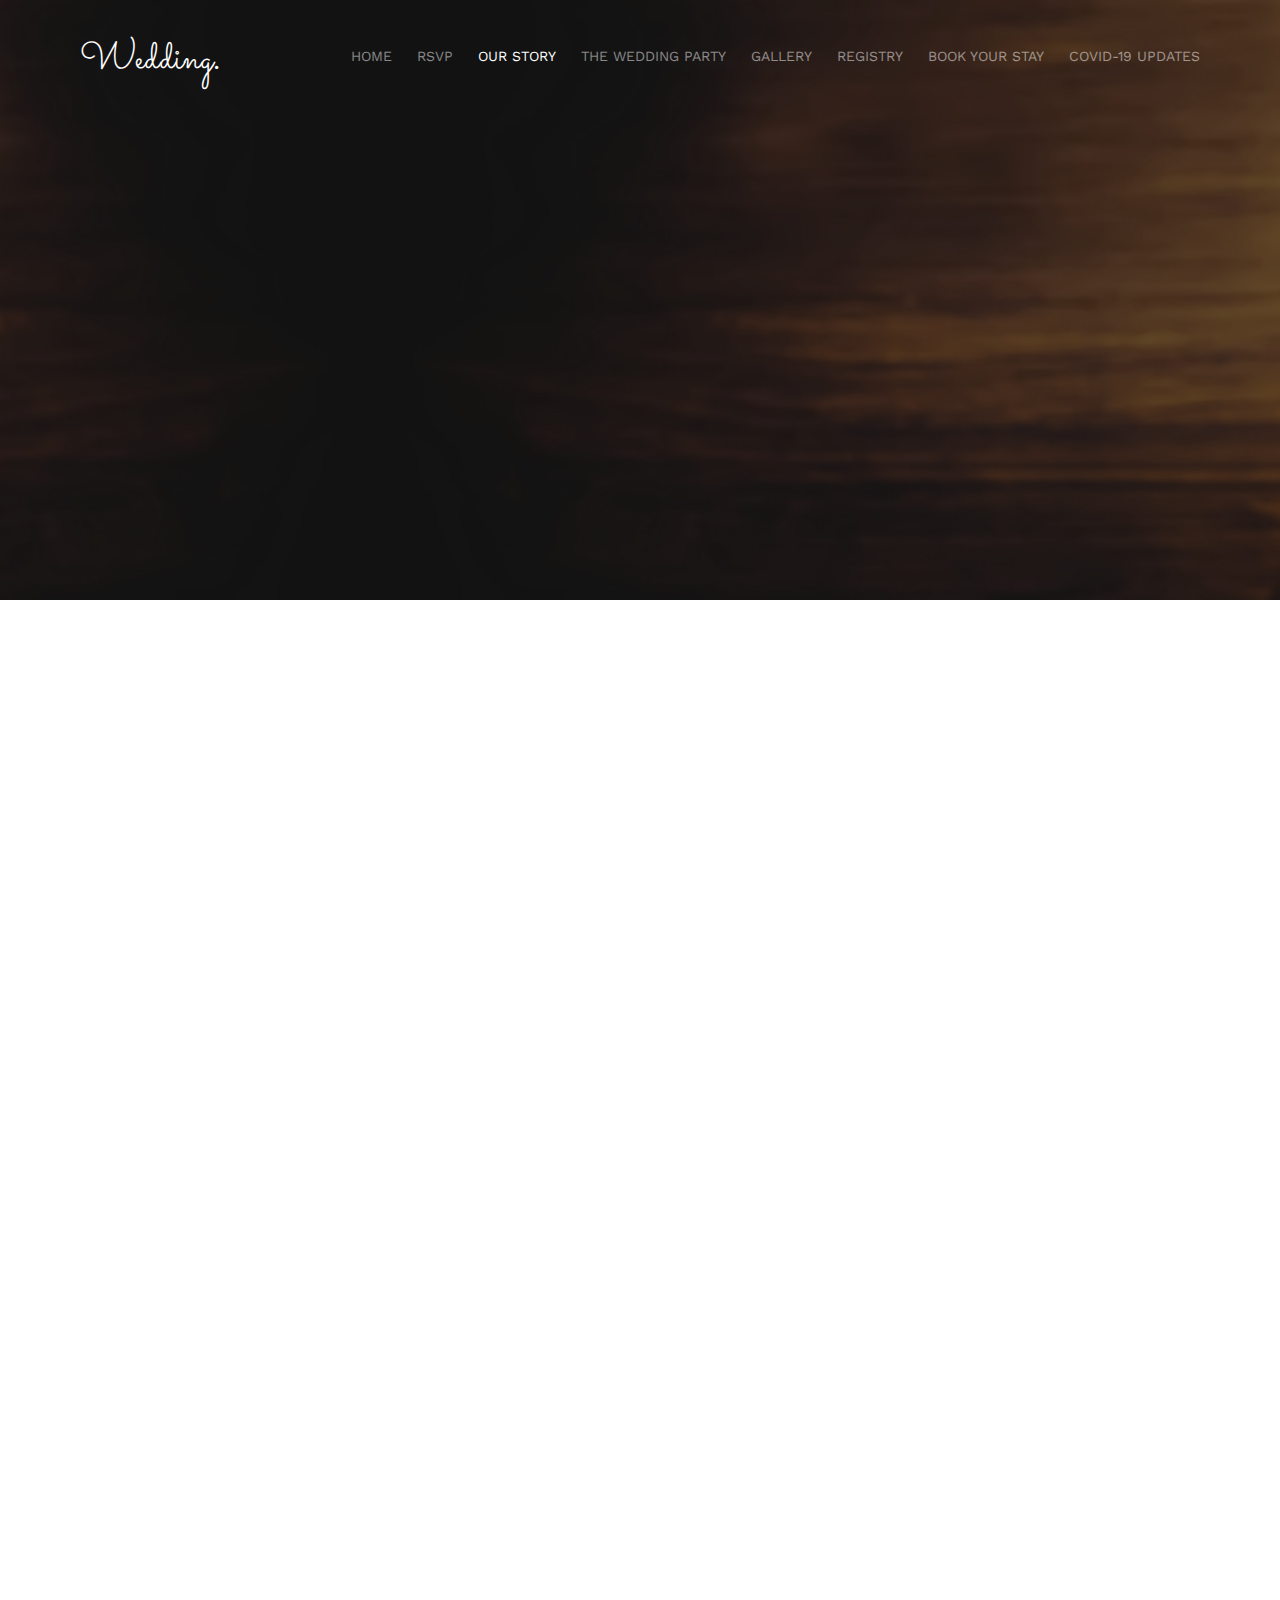
<file: about.html>
<!DOCTYPE html>
<!--[if lt IE 7]>      <html class="no-js lt-ie9 lt-ie8 lt-ie7"> <![endif]-->
<!--[if IE 7]>         <html class="no-js lt-ie9 lt-ie8"> <![endif]-->
<!--[if IE 8]>         <html class="no-js lt-ie9"> <![endif]-->
<!--[if gt IE 8]><!--> <html class="no-js"> <!--<![endif]-->
	<head>
        <!-- Global site tag (gtag.js) - Google Analytics -->
        <script async src="https://www.googletagmanager.com/gtag/js?id=UA-150630617-1"></script>
        <script>
          window.dataLayer = window.dataLayer || [];
          function gtag(){dataLayer.push(arguments);}
          gtag('js', new Date());

          gtag('config', 'UA-150630617-1');
        </script>
        
        <meta charset="utf-8">
        <meta http-equiv="X-UA-Compatible" content="IE=edge">
        <title>Our Story</title>
        <meta name="viewport" content="width=device-width, initial-scale=1">
        <meta name="description" content="Aaron and Kelsea's Wedding" />
        <meta name="keywords" content="Aaron, Yangello, Kelsea, Salvatore, Wedding" />
        <meta name="author" content="Aaron Yangello" />

        <!-- Facebook and Twitter integration -->
        <meta property="og:title" content=""/>
        <meta property="og:image" content=""/>
        <meta property="og:url" content=""/>
        <meta property="og:site_name" content=""/>
        <meta property="og:description" content=""/>
        <meta name="twitter:title" content="" />
        <meta name="twitter:image" content="" />
        <meta name="twitter:url" content="" />
        <meta name="twitter:card" content="" />

        <link href='https://fonts.googleapis.com/css?family=Work+Sans:400,300,600,400italic,700' rel='stylesheet' type='text/css'>
        <link href="https://fonts.googleapis.com/css?family=Sacramento" rel="stylesheet">

        <!-- Animate.css -->
        <link rel="stylesheet" href="css/animate.css">
        <!-- Icomoon Icon Fonts-->
        <link rel="stylesheet" href="css/icomoon.css">
        <!-- Bootstrap  -->
        <link rel="stylesheet" href="css/bootstrap.css">

        <!-- Magnific Popup -->
        <link rel="stylesheet" href="css/magnific-popup.css">

        <!-- Owl Carousel  -->
        <link rel="stylesheet" href="css/owl.carousel.min.css">
        <link rel="stylesheet" href="css/owl.theme.default.min.css">

        <!-- Theme style  -->
        <link rel="stylesheet" href="css/style.css">

        <!-- Modernizr JS -->
        <script src="js/modernizr-2.6.2.min.js"></script>
        <!-- FOR IE9 below -->
        <!--[if lt IE 9]>
        <script src="js/respond.min.js"></script>
        <![endif]-->

        <!-- Favicon Stuff -->
        <link rel="apple-touch-icon" sizes="57x57" href="img/icon/favicon/apple-icon-57x57.png">
        <link rel="apple-touch-icon" sizes="60x60" href="img/icon/favicon/apple-icon-60x60.png">
        <link rel="apple-touch-icon" sizes="72x72" href="img/icon/favicon/apple-icon-72x72.png">
        <link rel="apple-touch-icon" sizes="76x76" href="img/icon/favicon/apple-icon-76x76.png">
        <link rel="apple-touch-icon" sizes="114x114" href="img/icon/favicon/apple-icon-114x114.png">
        <link rel="apple-touch-icon" sizes="120x120" href="img/icon/favicon/apple-icon-120x120.png">
        <link rel="apple-touch-icon" sizes="144x144" href="img/icon/favicon/apple-icon-144x144.png">
        <link rel="apple-touch-icon" sizes="152x152" href="img/icon/favicon/apple-icon-152x152.png">
        <link rel="apple-touch-icon" sizes="180x180" href="img/icon/favicon/apple-icon-180x180.png">
        <link rel="icon" type="image/png" sizes="192x192"  href="img/icon/favicon/android-icon-192x192.png">
        <link rel="icon" type="image/png" sizes="32x32" href="img/icon/favicon/favicon-32x32.png">
        <link rel="icon" type="image/png" sizes="96x96" href="img/icon/favicon/favicon-96x96.png">
        <link rel="icon" type="image/png" sizes="16x16" href="img/icon/favicon/favicon-16x16.png">
        <link rel="manifest" href="img/icon/favicon/manifest.json">
        <meta name="msapplication-TileColor" content="#ffffff">
        <meta name="msapplication-TileImage" content="img/icon/favicon/ms-icon-144x144.png">
        <meta name="theme-color" content="#ffffff">

	</head>
	<body>
		
	<div class="fh5co-loader"></div>
	
	<div id="page">
<!-- Navigation -->
    <nav class="fh5co-nav" role="navigation">
        <div class="container">
            <div class="row">
                <div class="col-xs-2">
                    <div id="fh5co-logo"><a href="index.php">Wedding<strong>.</strong></a></div>
                </div>
                <div class="col-xs-10 text-right menu-1">
                    <ul>
                        <li><a href="index.php">Home</a></li>
                        <li><a href="http://yangelloeverafter.rsvpify.com">RSVP</a></li>
                        <li class="active"><a href="about.html">Our Story</a></li>
                        <li><a href="party.html">The Wedding Party</a></li>
                        <li class="has-dropdown">
                            <a href="gallery.html">Gallery</a>
                            <ul class="dropdown">
                                <li><a href="gallery-pages/through-the-years.php">Through the Years</a></li>
                                <li><a href="gallery-pages/yangello-ever-after.php">Yangello Ever After</a></li>
                                <li><a href="gallery-pages/engagement-photos.php">Engagement Photos</a></li>
                            </ul>
                        </li>
                        <li><a href="https://registry.theknot.com/kelsea-salvatore-aaron-yangello-april-2020-nj/28644447">Registry</a></li>
                        <li><a href="https://www.marriott.com/event-reservations/reservation-link.mi?id=1587669451356&key=GRP&app=resvlink">Book Your Stay</a></li>
                        <li><a href="covid.html">COVID-19 Updates</a></li>
                    </ul>
                </div>
            </div>
        </div>
    </nav>

	<header id="our-story-header" class="fh5co-header fh5co-cover fh5co-cover-sm" role="banner">
		<div class="overlay"></div>
		<div class="fh5co-container">
			<div class="row">
				<div class="col-md-8 col-md-offset-2 text-center">
					<div class="display-t">
						<div class="display-tc animate-box" data-animate-effect="fadeIn">
							<h1>Our Story</h1>
						</div>
					</div>
				</div>
			</div>
		</div>
	</header>

	<div id="fh5co-couple-story">
		<div class="container">
			<div class="row">
				<div class="col-md-8 col-md-offset-2 text-center fh5co-heading animate-box">
					<span>We Love Each Other</span>
					<h2>Once upon a time...</h2>
					<p>... in a magical land far, far away...</p>
				</div>
			</div>
			<div class="row">
				<div class="col-md-12 col-md-offset-0">
					<ul class="timeline animate-box">
						<li class="animate-box">
							<div class="timeline-badge" style="background-image:url(img/galleries/Through_The_Years/Applebees_Sept2010.jpg);"></div>
							<div class="timeline-panel">
								<div class="timeline-heading">
									<h3 class="timeline-title">First We Meet</h3>
									<span class="date">2004</span>
								</div>
								<div class="timeline-body">
									<p>Kelsea was a head cheerleader and I played basketball for Bishop Guilfoyle Regional Catholic School.
									<br> 
									She walked right up to me after a game and said, "Hey, you did a good job!" and I said "thanks." Smooth, huh?
									<br> 
									-Aaron</p>
								</div>
							</div>
						</li>
						<li class="timeline-inverted animate-box">
							<div class="timeline-badge" style="background-image:url(img/galleries/Through_The_Years/Applebees_Sept2010.jpg);"></div>
							<div class="timeline-panel">
								<div class="timeline-heading">
									<h3 class="timeline-title">Then, We Meet...Again</h3>
									<span class="date">August 28, 2010</span>
								</div>
								<div class="timeline-body">
									<p>I went to see my sister, Nicolina, in Footloose, a musical she was in. Aaron was playing Ren. I thought he was cute, but what really got me was that 1980's tux he had to wear in the last scene. I'll never forget how he looked in those tight pants!
									<br> -Kelsea
									<br> <br>
									She came back the next night to see our final show and then came to Applebee's with the cast after. We spend the whole night with eacho ther, and even shared our first dance. N'SYNC's "(God Must Have Spent) A Little More Time on You."
									<br> -Aaron
									</p>
								</div>
							</div>
						</li>
						<li class="animate-box">
							<div class="timeline-badge" style="background-image:url(img/galleries/Through_The_Years/Septemberfest_Sept2010.jpg);background-size:240%"></div>
							<div class="timeline-panel">
								<div class="timeline-heading">
									<h3 class="timeline-title">A Relationship Begins</h3>
									<span class="date">September 11, 2010</span>
								</div>
								<div class="timeline-body">
									<p>We had seen each other a few times in the next week or two, and she came down to Septemberfest, Pennsville's annual community wide celebration. I had told her earlier in the week that she reminded me of someone, but I "just couldn't figure out who." This was, of course, all part of my cute little plan to ask her out. Then, we went to watch the sunset by the river, and at 7:14 PM, I turned to her and said "All this week, I've been trying to figure out who you remind me of, and I think I just figured it out... You look like my next girlfriend." Cute, right?
									<br> - Aaron
									<br><br>
									Yeah, except I thought he said <em>new</em> girlfriend and was creatively telling me we could see each other anymore. Of course, after a few seconds of silence, he said "Will you go out with me?" and I figured it out.
									<br> - Kelsea
									</p>
								</div>
							</div>
						</li>
                        <li class="timeline-inverted animate-box">
							<div class="timeline-badge" style="background-image:url(img/galleries/Through_The_Years/KelseasBirthday_May2018.jpg);background-size:180%"></div>
							<div class="timeline-panel">
								<div class="timeline-heading">
									<h3 class="timeline-title">8 Years of Bliss</h3>
									<span class="date"></span>
								</div>
								<div class="timeline-body">
									<p>For the next eight years, we got to grow with each other - to experience with each other all of the events of adolescence and young adulthood that define who we are as adults. 
									<br> - Aaron
                                    <br><br>
                                    It's neat to look back on those eight years and think about the decisions that we made together and how it affected us later, some important and some unimportant. What dress should I wear to prom? What can we make a career in? What do we eat for dinner?
									<br> - Kelsea
                                    <br><br>
									Yeah... Kelsea's still working on that last one...
									<br> - Aaron</p>
								</div>
							</div>
						</li>
                        <li class="animate-box">
							<div class="timeline-badge" style="background-image:url(img/galleries/Engagement_Photos/Engaged_2.jpg);"></div>
							<div class="timeline-panel">
								<div class="timeline-heading">
									<h3 class="timeline-title">She Says Yes</h3>
									<span class="date">September 8, 2018</span>
								</div>
								<div class="timeline-body">
									<p> Just before our 8 year anniversary, it finally happened. For years, I've had this plan set in my head. To parallel how I asked her to be my girlfriend, I waited until Septemberfest 2018.
									<br> -Aaron
									<br><br>
									My whole family was supposed to go to Aaron's parent's house for a Septemberfest BBQ, which seemed a little suspicious. But, between Dana, Aaron, and my dad, they threw me off the trail completely! I was convinced there was no chance it was happening that day. I came right from work, didn't change my clothes, and didn't even do my make up or hair! I did, thankfully, get my nails done the night before.
									<br> - Kelsea
									<br><br>
									It was a cool Semptember night at about 6:45 pm when we unintentionally ended up in the backyard around a little fire roasting marsh mellows (thanks, Dana for the idea). Mind you, it was the first time during our relationship that the entirety of our families were together at once. So, I decided to stand up and retell our story.
									<br> - Aaron
									<br><br>
									I had no clue what was going on. Everyone there knew the story and had heard it a thousand times before. I didn't realize was going on until he said, "After these 8 years, I've finally figured out who you remind me of, Mrs. Aaron Yangello"
									<br> - Kelsea
									<br><br>
									Then, at 6:48pm I became the luckiest man in the world when she said "Yes." My parents then surprised us with a cake and champagne, and the rest of the night was filled with laughter, good food, and great company.
									<br> - Aaron
									<br><br>
									It really was the best engagement story we could have ever asked for. 
									<br> - Kelsea
									</p>
								</div>
							</div>
						</li>
			    	</ul>
				</div>
			</div>
		</div>
	</div>
<!-- RSVP --
	<div id="fh5co-started" class="fh5co-bg" style="background-image:url(images/img_bg_4.jpg);">
		<div class="overlay"></div>
		<div class="container">
			<div class="row animate-box">
				<div class="col-md-8 col-md-offset-2 text-center fh5co-heading">
					<h2>Are You Attending?</h2>
					<p>Let us know you're coming!</p>
				</div>
			</div>
			<div class="row animate-box">
				<div class="col-md-10 col-md-offset-1">
					<form class="form-inline">
                        <div class="row">
                            <div class="col-md-6 col-sm-6">
                                <div class="form-group">
                                    <label for="name" class="sr-only">Name</label>
                                    <input type="name" class="form-control" id="name" placeholder="Name">
                                </div>
                            </div>
                            <div class="col-md-6 col-sm-6">
                                <div class="form-group">
                                    <label for="email" class="sr-only">Email</label>
                                    <input type="email" class="form-control" id="email" placeholder="Email">
                                </div>
                            </div>
                        </div>
                        <div class="row ">
                            <div class="col-md-6 col-sm-6">
                                <div class="form-group">
                                    <label for="plus-one" class="sr-only">Plus One Name</label>
                                    <input type="plus-one" class="form-control" id="plus-one" placeholder="Plus One">
                                </div>
                            </div>
                            <div class="col-md-6 col-sm-6">
                                <div class="form-group">
                                    <label for="dinner" class="sr-only">Dinner choice</label>
                                    <Select type="dinner" class="form-control" id="dinner" >
                                        <option value="chicken">Chicken</option>
                                        <option value="steak">Steak</option>
                                        <option value="fish">Fish</option>
                                    </Select>
                                </div>
                            </div>
                        </div>
                        <div class="row">
                            <div id="rsvp-btn" class="col-md-4 col-sm-4" style="left:34%;">
                                <button type="submit" class="btn btn-default btn-block">I am Attending</button>
                            </div>
                        </div>
					</form>
				</div>
			</div>
		</div>
    </div>	
<!-- End RSVP -->
	<div class="gototop js-top">
		<a href="#" class="js-gotop"><i class="icon-arrow-up"></i></a>
	</div>
	
	<!-- jQuery -->
	<script src="js/jquery.min.js"></script>
	<!-- jQuery Easing -->
	<script src="js/jquery.easing.1.3.js"></script>
	<!-- Bootstrap -->
	<script src="js/bootstrap.min.js"></script>
	<!-- Waypoints -->
	<script src="js/jquery.waypoints.min.js"></script>
	<!-- Carousel -->
	<script src="js/owl.carousel.min.js"></script>
	<!-- countTo -->
	<script src="js/jquery.countTo.js"></script>

	<!-- Stellar -->
	<script src="js/jquery.stellar.min.js"></script>
	<!-- Magnific Popup -->
	<script src="js/jquery.magnific-popup.min.js"></script>
	<script src="js/magnific-popup-options.js"></script>

	<!-- Main -->
	<script src="js/main.js"></script>

	</body>
</html>
</file>
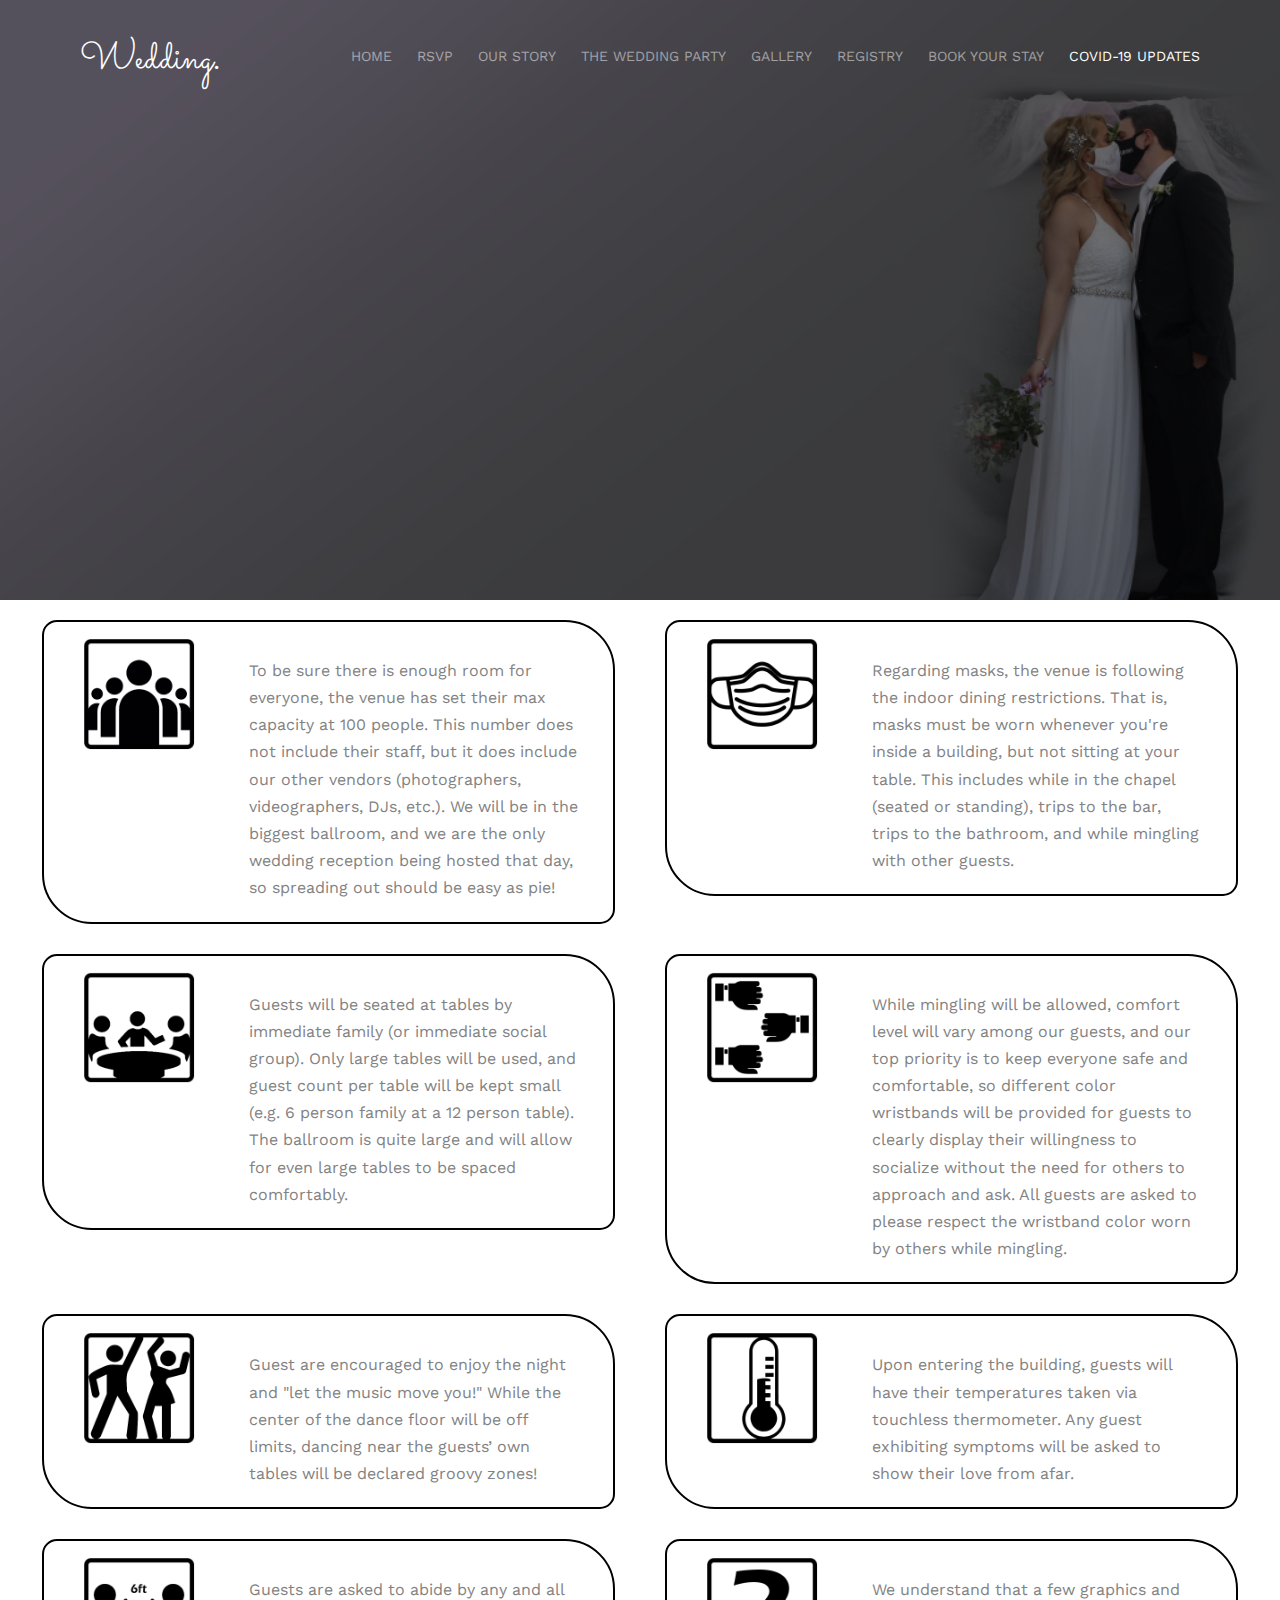
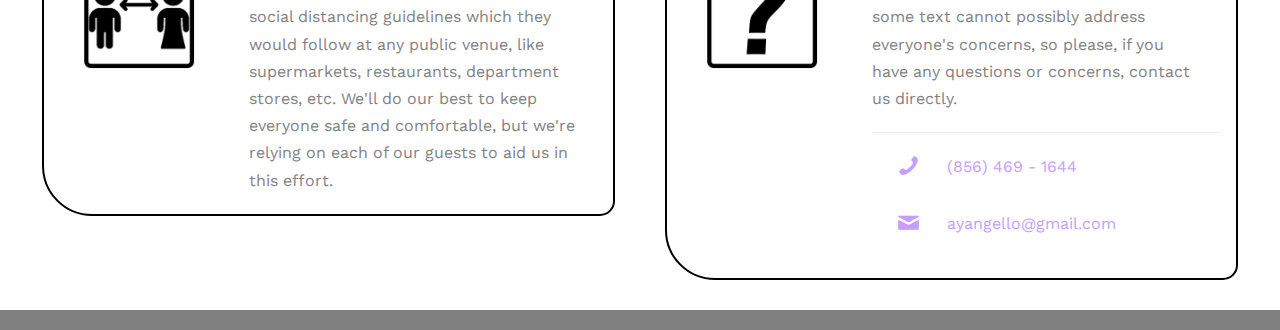
<file: covid.html>
<!DOCTYPE html>
<!--[if lt IE 7]>      <html class="no-js lt-ie9 lt-ie8 lt-ie7"> <![endif]-->
<!--[if IE 7]>         <html class="no-js lt-ie9 lt-ie8"> <![endif]-->
<!--[if IE 8]>         <html class="no-js lt-ie9"> <![endif]-->
<!--[if gt IE 8]><!--> <html class="no-js"> <!--<![endif]-->
	<head>
        <!-- Global site tag (gtag.js) - Google Analytics -->
        <script async src="https://www.googletagmanager.com/gtag/js?id=UA-150630617-1"></script>
        <script>
          window.dataLayer = window.dataLayer || [];
          function gtag(){dataLayer.push(arguments);}
          gtag('js', new Date());

          gtag('config', 'UA-150630617-1');
        </script>
        
        <meta charset="utf-8">
        <meta http-equiv="X-UA-Compatible" content="IE=edge">
        <title>Our Story</title>
        <meta name="viewport" content="width=device-width, initial-scale=1">
        <meta name="description" content="Aaron and Kelsea's Wedding" />
        <meta name="keywords" content="Aaron, Yangello, Kelsea, Salvatore, Wedding" />
        <meta name="author" content="Aaron Yangello" />

        <!-- Facebook and Twitter integration -->
        <meta property="og:title" content=""/>
        <meta property="og:image" content=""/>
        <meta property="og:url" content=""/>
        <meta property="og:site_name" content=""/>
        <meta property="og:description" content=""/>
        <meta name="twitter:title" content="" />
        <meta name="twitter:image" content="" />
        <meta name="twitter:url" content="" />
        <meta name="twitter:card" content="" />

        <link href='https://fonts.googleapis.com/css?family=Work+Sans:400,300,600,400italic,700' rel='stylesheet' type='text/css'>
        <link href="https://fonts.googleapis.com/css?family=Sacramento" rel="stylesheet">

        <!-- Animate.css -->
        <link rel="stylesheet" href="css/animate.css">
        <!-- Icomoon Icon Fonts-->
        <link rel="stylesheet" href="css/icomoon.css">
        <!-- Bootstrap  -->
        <link rel="stylesheet" href="css/bootstrap.css">

        <!-- Magnific Popup -->
        <link rel="stylesheet" href="css/magnific-popup.css">

        <!-- Owl Carousel  -->
        <link rel="stylesheet" href="css/owl.carousel.min.css">
        <link rel="stylesheet" href="css/owl.theme.default.min.css">

        <!-- Theme style  -->
        <link rel="stylesheet" href="css/style.css">

        <!-- Modernizr JS -->
        <script src="js/modernizr-2.6.2.min.js"></script>
        <!-- FOR IE9 below -->
        <!--[if lt IE 9]>
        <script src="js/respond.min.js"></script>
        <![endif]-->

        <!-- Favicon Stuff -->
        <link rel="apple-touch-icon" sizes="57x57" href="img/icon/favicon/apple-icon-57x57.png">
        <link rel="apple-touch-icon" sizes="60x60" href="img/icon/favicon/apple-icon-60x60.png">
        <link rel="apple-touch-icon" sizes="72x72" href="img/icon/favicon/apple-icon-72x72.png">
        <link rel="apple-touch-icon" sizes="76x76" href="img/icon/favicon/apple-icon-76x76.png">
        <link rel="apple-touch-icon" sizes="114x114" href="img/icon/favicon/apple-icon-114x114.png">
        <link rel="apple-touch-icon" sizes="120x120" href="img/icon/favicon/apple-icon-120x120.png">
        <link rel="apple-touch-icon" sizes="144x144" href="img/icon/favicon/apple-icon-144x144.png">
        <link rel="apple-touch-icon" sizes="152x152" href="img/icon/favicon/apple-icon-152x152.png">
        <link rel="apple-touch-icon" sizes="180x180" href="img/icon/favicon/apple-icon-180x180.png">
        <link rel="icon" type="image/png" sizes="192x192"  href="img/icon/favicon/android-icon-192x192.png">
        <link rel="icon" type="image/png" sizes="32x32" href="img/icon/favicon/favicon-32x32.png">
        <link rel="icon" type="image/png" sizes="96x96" href="img/icon/favicon/favicon-96x96.png">
        <link rel="icon" type="image/png" sizes="16x16" href="img/icon/favicon/favicon-16x16.png">
        <link rel="manifest" href="img/icon/favicon/manifest.json">
        <meta name="msapplication-TileColor" content="#ffffff">
        <meta name="msapplication-TileImage" content="img/icon/favicon/ms-icon-144x144.png">
        <meta name="theme-color" content="#ffffff">

	</head>
	<body>
		
	<div class="fh5co-loader"></div>
	
	<div id="page">
<!-- Navigation -->
    <nav class="fh5co-nav" role="navigation">
        <div class="container">
            <div class="row">
                <div class="col-xs-2">
                    <div id="fh5co-logo"><a href="index.php">Wedding<strong>.</strong></a></div>
                </div>
                <div class="col-xs-10 text-right menu-1">
                    <ul>
                        <li><a href="index.php">Home</a></li>
                        <li><a href="http://yangelloeverafter.rsvpify.com">RSVP</a></li>
                        <li><a href="about.html">Our Story</a></li>
                        <li><a href="party.html">The Wedding Party</a></li>
                        <li class="has-dropdown">
                            <a href="gallery.html">Gallery</a>
                            <ul class="dropdown">
                                <li><a href="gallery-pages/through-the-years.php">Through the Years</a></li>
                                <li><a href="gallery-pages/yangello-ever-after.php">Yangello Ever After</a></li>
                                <li><a href="gallery-pages/engagement-photos.php">Engagement Photos</a></li>
                            </ul>
                        </li>
                        <li><a href="https://registry.theknot.com/kelsea-salvatore-aaron-yangello-april-2020-nj/28644447">Registry</a></li>
                        <li><a href="https://www.marriott.com/event-reservations/reservation-link.mi?id=1587669451356&key=GRP&app=resvlink">Book Your Stay</a></li>
                        <li class="active"><a href="covid.html">COVID-19 Updates</a></li>
                    </ul>
                </div>
            </div>
        </div>
    </nav>

	<header id="covid-banner" class="fh5co-header fh5co-cover fh5co-cover-sm" role="banner">
		<div class="overlay"></div>
		<div class="fh5co-container">
			<div class="row">
				<div class="col-md-8 col-md-offset-2 text-center">
					<div class="display-t">
						<div class="display-tc animate-box" data-animate-effect="fadeIn">
							<h1><span style="font-family: serif;">COVID-19</span> Restrictions</h1>
							<h3>Check here for the latest restrictions for our big day.</h3>
						</div>
					</div>
				</div>
			</div>
		</div>
	</header>

    <div id="covid-content" class="">
        <!-- row 1 -->
        <div class="row">
           <!-- capacity -->
            <div id="capacity" class="col-lg-6 col-md-6 col-12">
               <div class="row restriction">
                   <div class="icon col-lg-4 col-12"><img class="center" src="img/covid/people.png" alt="Capacity"></div>
                   <div class="text col-lg-8 col-12"><p>
                       To be sure there is enough room for everyone, the venue has set their max capacity at 100 people. This number does not include their staff, but it does include our other vendors (photographers, videographers, DJs, etc.). We will be in the biggest ballroom, and we are the only wedding reception being hosted that day, so spreading out should be easy as pie!
                   </p></div>
               </div>
            </div>
            <!-- masks -->
            <div id="masks" class="col-lg-6 col-md-6 col-12">
               <div class="row restriction">
                   <div class="icon col-lg-4 col-12"><img class="center" src="img/covid/mask.png" alt="Mask"></div>
                   <div class="text col-lg-8 col-12"><p>
                       Regarding masks, the venue is following the indoor dining restrictions. That is, masks must be worn whenever you're inside a building, but not sitting at your table. This includes while in the chapel (seated or standing), trips to the bar, trips to the bathroom, and while mingling with other guests.
                   </p></div>
               </div>
            </div>
        </div>
        <!-- end row 1 -->
        <!-- row 2 -->
        <div class="row">
           <!-- tables -->
            <div id="tables" class="col-lg-6 col-md-6 col-12">
               <div class="row restriction">
                   <div class="icon col-lg-4 col-12"><img class="center" src="img/covid/table.png" alt="Tables"></div>
                   <div class="text col-lg-8 col-12"><p>
                       Guests will be seated at tables by immediate family (or immediate social group). Only large tables will be used, and guest count per table will be kept small (e.g. 6 person family at a 12 person table). The ballroom is quite large and will allow for even large tables to be spaced comfortably.
                   </p></div>
               </div>
            </div>
            <!-- wristbands -->
            <div id="wristbands" class="col-lg-6 col-md-6 col-12">
               <div class="row restriction">
                   <div class="icon col-lg-4 col-12"><img class="center" src="img/covid/wristband.png" alt="Wristbands"></div>
                   <div class="text col-lg-8 col-12"><p>
                       While mingling will be allowed, comfort level will vary among our guests, and our top priority is to keep everyone safe and comfortable, so different color wristbands will be provided for guests to clearly display their willingness to socialize without the need for others to approach and ask. All guests are asked to please respect the wristband color worn by others while mingling.
                   </p></div>
               </div>
            </div>
        </div>
        <!-- end row 2 -->
        <!-- row 3 -->
        <div class="row">
           <!-- dancing -->
            <div id="dancing" class="col-lg-6 col-md-6 col-12">
               <div class="row restriction">
                   <div class="icon col-lg-4 col-12"><img class="center" src="img/covid/dancing.png" alt="Dancing"></div>
                   <div class="text col-lg-8 col-12"><p>
                       Guest are encouraged to enjoy the night and &quot;let the music move you!&quot; While the center of the dance floor will be off limits, dancing near the guests’ own tables will be declared groovy zones! 
                   </p></div>
               </div>
            </div>
            <!-- temperature -->
            <div id="temperature" class="col-lg-6 col-md-6 col-12">
               <div class="row restriction">
                   <div class="icon col-lg-4 col-12"><img class="center" src="img/covid/temperature.png" alt="Temperature"></div>
                   <div class="text col-lg-8 col-12"><p>
                       Upon entering the building, guests will have their temperatures taken via touchless thermometer. Any guest exhibiting symptoms will be asked to show their love from afar.
                   </p></div>
               </div>
            </div>
        </div>
        <!-- end row 3 -->
        <!-- row 4 -->
        <div class="row">
           <!-- social-distancing -->
            <div id="social-distancing" class="col-lg-6 col-md-6 col-12">
               <div class="row restriction">
                   <div class="icon col-lg-4 col-124"><img class="center" src="img/covid/social-distance.png" alt="Social Distancing"></div>
                   <div class="text col-lg-8 col-12"><p>
                       Guests are asked to abide by any and all social distancing guidelines which they would follow at any public venue, like supermarkets, restaurants, department stores, etc. We'll do our best to keep everyone safe and comfortable, but we're relying on each of our guests to aid us in this effort.
                   </p></div>
               </div>
            </div>
            <!-- questions -->
            <div id="questions" class="col-lg-6 col-md-6 col-12">
               <div class="row restriction">
                   <div class="icon col-lg-4 col-12"><img class="center" src="img/covid/question.png" alt="questions"></div>
                   <div class="text col-lg-8 col-12"><p>
                       We understand that a few graphics and some text cannot possibly address everyone's concerns, so please, if you have any questions or concerns, contact us directly.
                   </p>
                   <div class="fh5co-contact-info">
                        <hr>
                        <ul class="row">
                            <li class="phone col-md-12"><a href="tel://8564691644">(856) 469 - 1644</a></li>
                            <li class="email col-md-12"><a href="mailto:ayangello@gmail.com">ayangello@gmail.com</a></li>
                        </ul>
                    </div>
                   </div>
               </div>
            </div>
        </div>
        <!-- end row 4 -->
    </div>
    
    <!-- Footer and contact info -->
    <footer id="" style="background-color: gray; height:20px; margin-top:20px;"></footer>
	
	<!-- jQuery -->
	<script src="js/jquery.min.js"></script>
	<!-- jQuery Easing -->
	<script src="js/jquery.easing.1.3.js"></script>
	<!-- Bootstrap -->
	<script src="js/bootstrap.min.js"></script>
	<!-- Waypoints -->
	<script src="js/jquery.waypoints.min.js"></script>
	<!-- Carousel -->
	<script src="js/owl.carousel.min.js"></script>
	<!-- countTo -->
	<script src="js/jquery.countTo.js"></script>

	<!-- Stellar -->
	<script src="js/jquery.stellar.min.js"></script>
	<!-- Magnific Popup -->
	<script src="js/jquery.magnific-popup.min.js"></script>
	<script src="js/magnific-popup-options.js"></script>

	<!-- Main -->
	<script src="js/main.js"></script>

	</body>
</html>
</file>
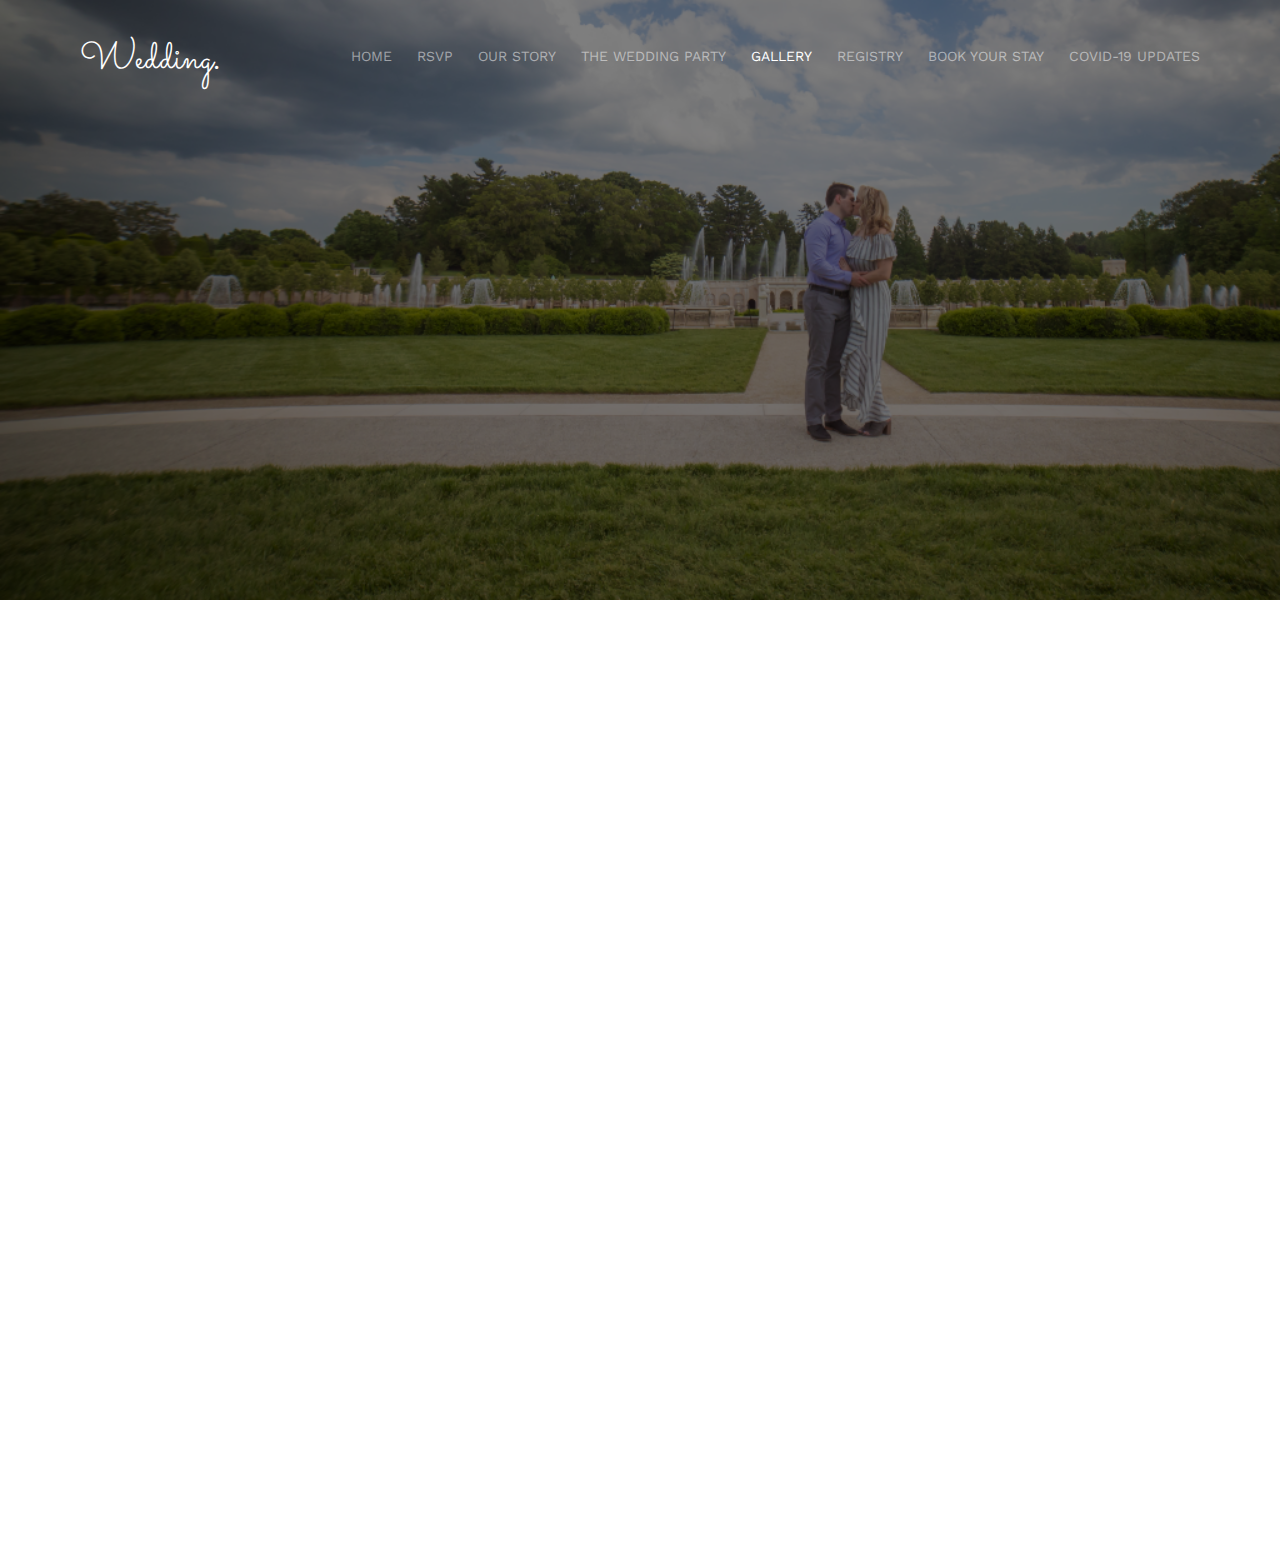
<file: gallery.html>
<!DOCTYPE html>
<!--[if lt IE 7]>      <html class="no-js lt-ie9 lt-ie8 lt-ie7"> <![endif]-->
<!--[if IE 7]>         <html class="no-js lt-ie9 lt-ie8"> <![endif]-->
<!--[if IE 8]>         <html class="no-js lt-ie9"> <![endif]-->
<!--[if gt IE 8]><!--> <html class="no-js"> <!--<![endif]-->
	<head>
        <!-- Global site tag (gtag.js) - Google Analytics -->
        <script async src="https://www.googletagmanager.com/gtag/js?id=UA-150630617-1"></script>
        <script>
          window.dataLayer = window.dataLayer || [];
          function gtag(){dataLayer.push(arguments);}
          gtag('js', new Date());

          gtag('config', 'UA-150630617-1');
        </script>
       
        <meta charset="utf-8">
        <meta http-equiv="X-UA-Compatible" content="IE=edge">
        <title>Aaron &amp; Kelsea</title>
        <meta name="viewport" content="width=device-width, initial-scale=1">
        <meta name="description" content="Aaron and Kelsea's Wedding" />
        <meta name="keywords" content="Aaron, Yangello, Kelsea, Salvatore, Wedding" />
        <meta name="author" content="Aaron Yangello" />

        <!-- Facebook and Twitter integration -->
        <meta property="og:title" content=""/>
        <meta property="og:image" content=""/>
        <meta property="og:url" content=""/>
        <meta property="og:site_name" content=""/>
        <meta property="og:description" content=""/>
        <meta name="twitter:title" content="" />
        <meta name="twitter:image" content="" />
        <meta name="twitter:url" content="" />
        <meta name="twitter:card" content="" />

        <link href='https://fonts.googleapis.com/css?family=Work+Sans:400,300,600,400italic,700' rel='stylesheet' type='text/css'>
        <link href="https://fonts.googleapis.com/css?family=Sacramento" rel="stylesheet">

        <!-- Animate.css -->
        <link rel="stylesheet" href="css/animate.css">
        <!-- Icomoon Icon Fonts-->
        <link rel="stylesheet" href="css/icomoon.css">
        <!-- Bootstrap  -->
        <link rel="stylesheet" href="css/bootstrap.css">

        <!-- Magnific Popup -->
        <link rel="stylesheet" href="css/magnific-popup.css">

        <!-- Owl Carousel  -->
        <link rel="stylesheet" href="css/owl.carousel.min.css">
        <link rel="stylesheet" href="css/owl.theme.default.min.css">

        <!-- Theme style  -->
        <link rel="stylesheet" href="css/style.css">

        <!-- Modernizr JS -->
        <script src="js/modernizr-2.6.2.min.js"></script>
        <!-- FOR IE9 below -->
        <!--[if lt IE 9]>
        <script src="js/respond.min.js"></script>
        <![endif]-->

        <!-- Favicon Stuff -->
        <link rel="apple-touch-icon" sizes="57x57" href="img/icon/favicon/apple-icon-57x57.png">
        <link rel="apple-touch-icon" sizes="60x60" href="img/icon/favicon/apple-icon-60x60.png">
        <link rel="apple-touch-icon" sizes="72x72" href="img/icon/favicon/apple-icon-72x72.png">
        <link rel="apple-touch-icon" sizes="76x76" href="img/icon/favicon/apple-icon-76x76.png">
        <link rel="apple-touch-icon" sizes="114x114" href="img/icon/favicon/apple-icon-114x114.png">
        <link rel="apple-touch-icon" sizes="120x120" href="img/icon/favicon/apple-icon-120x120.png">
        <link rel="apple-touch-icon" sizes="144x144" href="img/icon/favicon/apple-icon-144x144.png">
        <link rel="apple-touch-icon" sizes="152x152" href="img/icon/favicon/apple-icon-152x152.png">
        <link rel="apple-touch-icon" sizes="180x180" href="img/icon/favicon/apple-icon-180x180.png">
        <link rel="icon" type="image/png" sizes="192x192"  href="img/icon/favicon/android-icon-192x192.png">
        <link rel="icon" type="image/png" sizes="32x32" href="img/icon/favicon/favicon-32x32.png">
        <link rel="icon" type="image/png" sizes="96x96" href="img/icon/favicon/favicon-96x96.png">
        <link rel="icon" type="image/png" sizes="16x16" href="img/icon/favicon/favicon-16x16.png">
        <link rel="manifest" href="img/icon/favicon/manifest.json">
        <meta name="msapplication-TileColor" content="#ffffff">
        <meta name="msapplication-TileImage" content="img/icon/favicon/ms-icon-144x144.png">
        <meta name="theme-color" content="#ffffff">
	</head>
	<body>
		
	<div class="fh5co-loader"></div>
	
	<div id="page">
<!-- Navigation -->
    <nav class="fh5co-nav" role="navigation">
        <div class="container">
            <div class="row">
                <div class="col-xs-2">
                    <div id="fh5co-logo"><a href="index.php">Wedding<strong>.</strong></a></div>
                </div>
                <div class="col-xs-10 text-right menu-1">
                    <ul>
                        <li><a href="index.php">Home</a></li>
                        <li><a href="http://yangelloeverafter.rsvpify.com">RSVP</a></li>
                        <li><a href="about.html">Our Story</a></li>
                        <li><a href="party.html">The Wedding Party</a></li>
                        <li class="active has-dropdown">
                            <a href="gallery.html">Gallery</a>
                            <ul class="dropdown">
                                <li><a href="gallery-pages/through-the-years.php">Through the Years</a></li>
                                <li><a href="gallery-pages/yangello-ever-after.php">Yangello Ever After</a></li>
                                <li><a href="gallery-pages/engagement-photos.php">Engagement Photos</a></li>
                            </ul>
                        </li>
                        <li><a href="https://registry.theknot.com/kelsea-salvatore-aaron-yangello-april-2020-nj/28644447">Registry</a></li>
                        <li><a href="https://www.marriott.com/event-reservations/reservation-link.mi?id=1587669451356&key=GRP&app=resvlink">Book Your Stay</a></li>
                        <li><a href="covid.html">COVID-19 Updates</a></li>
                    </ul>
                </div>
            </div>
        </div>
    </nav>

	<header id="gallery-banner" class="fh5co-header fh5co-cover fh5co-cover-sm" role="banner">
		<div class="overlay"></div>
		<div class="fh5co-container">
			<div class="row">
				<div class="col-md-8 col-md-offset-2 text-center">
					<div class="display-t">
						<div class="display-tc animate-box" data-animate-effect="fadeIn">
							<h1>Gallery</h1>
							<h2>Check Our Pics!</h2>
						</div>
					</div>
				</div>
			</div>
		</div>
	</header>

<!-- Galleries -->
	<div id="fh5co-gallery">
		<div class="container">
			<div class="row">
				<div class="col-md-8 col-md-offset-2 text-center fh5co-heading animate-box">
					<span>Our Memories</span>
					<h2>Wedding Gallery</h2>
					<p>Help us make memories! Add to our wedding albums by using <strong>#YangelloEverAfter</strong> on all of the photos you post, or upload the photos you take to the <strong>#YangelloEverAfter</strong> album!</p>
				</div>
			</div>
			<div class="row row-bottom-padded-md">
				<div class="col-md-12">
					<ul class="fh5co-gallery-list">
						
						<li class="one-third animate-box" data-animate-effect="fadeIn" style="background-image: url(img/galleries/Through_The_Years/Applebees_Sept2010.jpg); "> 
                            <a href="gallery-pages/through-the-years.php">
                                <div class="case-studies-summary">
                                    <h2>Aaron &amp; Kelsea Through the Years</h2>
                                </div>
                            </a>
                        </li>
                        <li class="one-third animate-box" data-animate-effect="fadeIn" style="background-image: url(img/gallery-covers/yangello-ever-after.png);"> 
                            <a href="gallery-pages/yangello-ever-after.php">
                                <div class="case-studies-summary">
                                    <h2>#YangelloEverAfter</h2>
                                </div>
                            </a>
                        </li>
                        <li class="one-third animate-box" data-animate-effect="fadeIn" style="background-image: url(img/gallery-covers/engagement-photos.jpg);"> 
                            <a href="gallery-pages/engagement-photos.php">
                                <div class="case-studies-summary">
                                    <h2>Engagement Photos</h2>
                                </div>
                            </a>
                        </li>
					
					</ul>		
				</div>
			</div>
		</div>
	</div>
<!-- End Galleries -->

	</div>

	<div class="gototop js-top">
		<a href="#" class="js-gotop"><i class="icon-arrow-up"></i></a>
	</div>
	
	<!-- jQuery -->
	<script src="js/jquery.min.js"></script>
	<!-- jQuery Easing -->
	<script src="js/jquery.easing.1.3.js"></script>
	<!-- Bootstrap -->
	<script src="js/bootstrap.min.js"></script>
	<!-- Waypoints -->
	<script src="js/jquery.waypoints.min.js"></script>
	<!-- Carousel -->
	<script src="js/owl.carousel.min.js"></script>
	<!-- countTo -->
	<script src="js/jquery.countTo.js"></script>

	<!-- Stellar -->
	<script src="js/jquery.stellar.min.js"></script>
	<!-- Magnific Popup -->
	<script src="js/jquery.magnific-popup.min.js"></script>
	<script src="js/magnific-popup-options.js"></script>

	<!-- Main -->
        <script src="js/main.js"></script>

    <script>
        var inputFolder = Folder("./img/Through_The_Years");
        var fileList = inputFolder.getFiles();

        for(i=0;i<fileList.length;i++) console.log(fileList[i].getName());
        
    </script>

	</body>
</html>
</file>
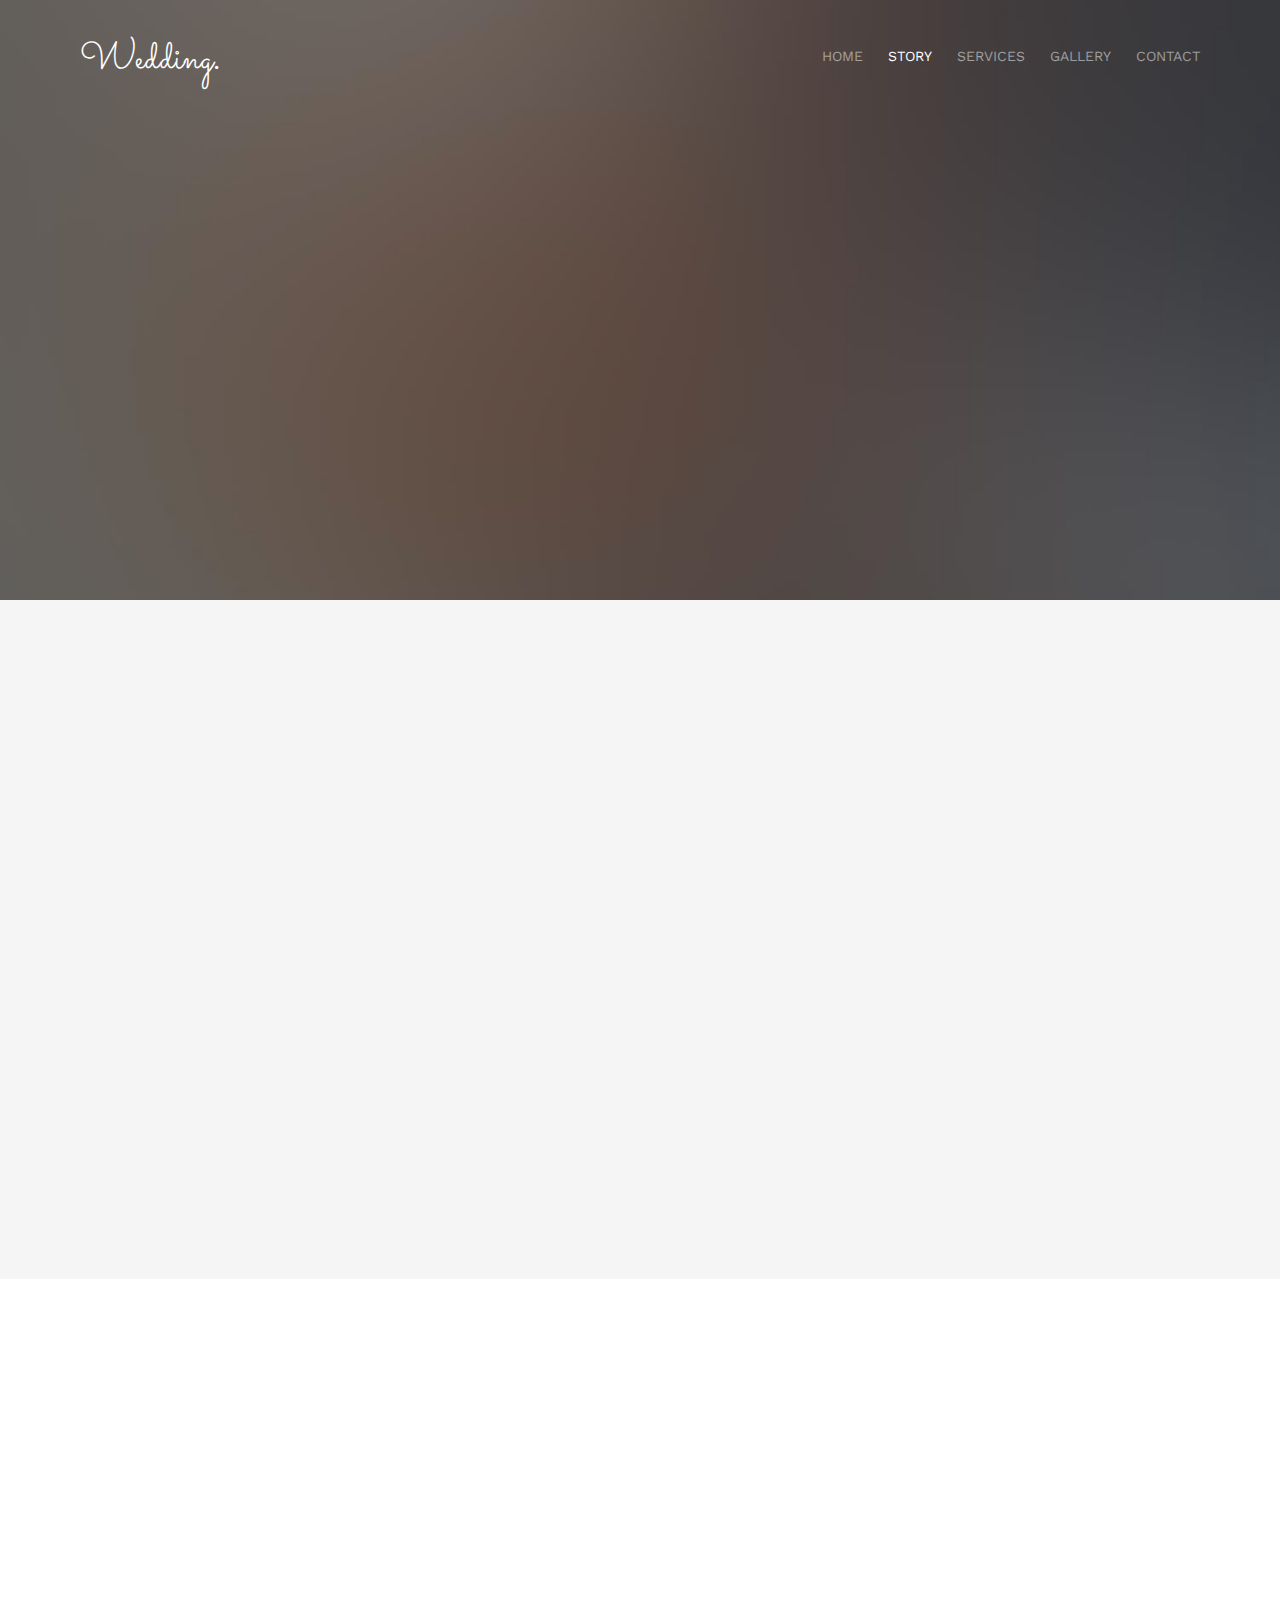
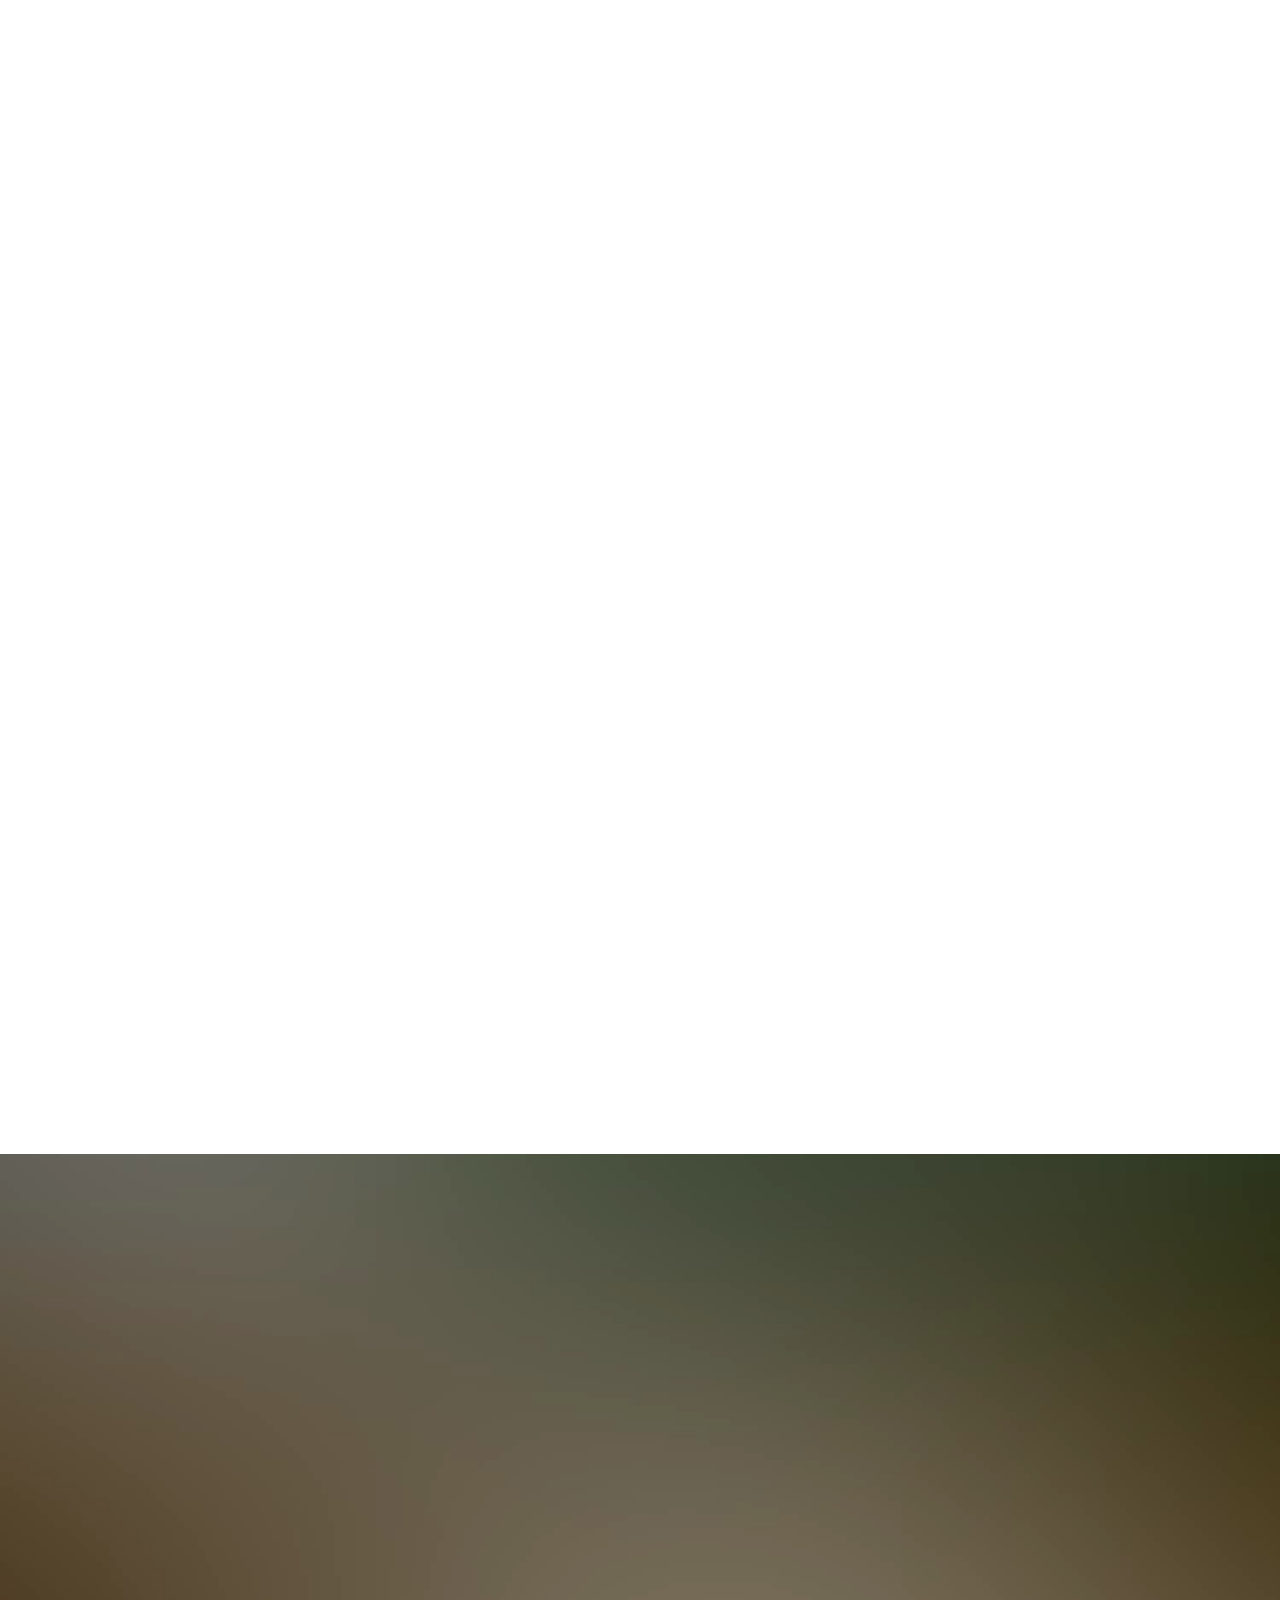
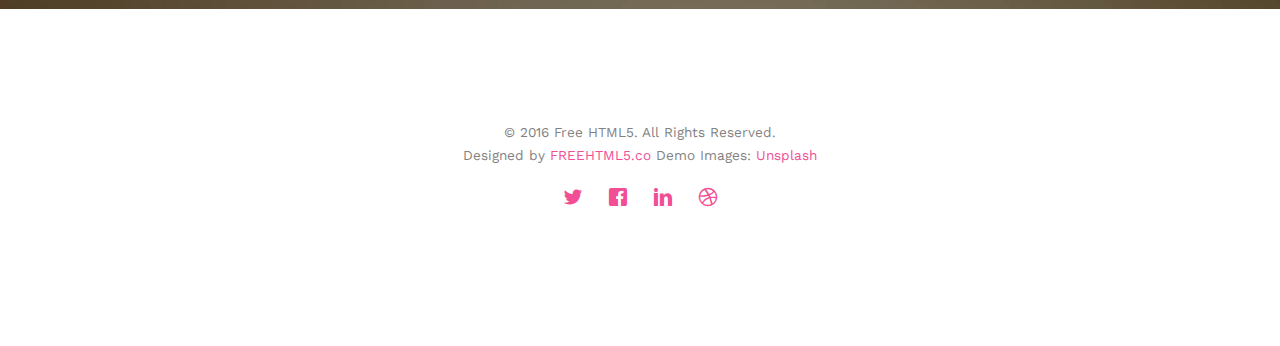
<file: YangelloWedding_Original/wedding/about.html>
<!DOCTYPE html>
<!--[if lt IE 7]>      <html class="no-js lt-ie9 lt-ie8 lt-ie7"> <![endif]-->
<!--[if IE 7]>         <html class="no-js lt-ie9 lt-ie8"> <![endif]-->
<!--[if IE 8]>         <html class="no-js lt-ie9"> <![endif]-->
<!--[if gt IE 8]><!--> <html class="no-js"> <!--<![endif]-->
	<head>
	<meta charset="utf-8">
	<meta http-equiv="X-UA-Compatible" content="IE=edge">
	<title>Wedding &mdash; 100% Free Fully Responsive HTML5 Template by FREEHTML5.co</title>
	<meta name="viewport" content="width=device-width, initial-scale=1">
	<meta name="description" content="Free HTML5 Template by FREEHTML5.CO" />
	<meta name="keywords" content="free html5, free template, free bootstrap, html5, css3, mobile first, responsive" />
	<meta name="author" content="FREEHTML5.CO" />

  <!-- 
	//////////////////////////////////////////////////////

	FREE HTML5 TEMPLATE 
	DESIGNED & DEVELOPED by FREEHTML5.CO
		
	Website: 		http://freehtml5.co/
	Email: 			info@freehtml5.co
	Twitter: 		http://twitter.com/fh5co
	Facebook: 		https://www.facebook.com/fh5co

	//////////////////////////////////////////////////////
	 -->

  	<!-- Facebook and Twitter integration -->
	<meta property="og:title" content=""/>
	<meta property="og:image" content=""/>
	<meta property="og:url" content=""/>
	<meta property="og:site_name" content=""/>
	<meta property="og:description" content=""/>
	<meta name="twitter:title" content="" />
	<meta name="twitter:image" content="" />
	<meta name="twitter:url" content="" />
	<meta name="twitter:card" content="" />

	<link href='https://fonts.googleapis.com/css?family=Work+Sans:400,300,600,400italic,700' rel='stylesheet' type='text/css'>
	<link href="https://fonts.googleapis.com/css?family=Sacramento" rel="stylesheet">
	
	<!-- Animate.css -->
	<link rel="stylesheet" href="css/animate.css">
	<!-- Icomoon Icon Fonts-->
	<link rel="stylesheet" href="css/icomoon.css">
	<!-- Bootstrap  -->
	<link rel="stylesheet" href="css/bootstrap.css">

	<!-- Magnific Popup -->
	<link rel="stylesheet" href="css/magnific-popup.css">

	<!-- Owl Carousel  -->
	<link rel="stylesheet" href="css/owl.carousel.min.css">
	<link rel="stylesheet" href="css/owl.theme.default.min.css">

	<!-- Theme style  -->
	<link rel="stylesheet" href="css/style.css">

	<!-- Modernizr JS -->
	<script src="js/modernizr-2.6.2.min.js"></script>
	<!-- FOR IE9 below -->
	<!--[if lt IE 9]>
	<script src="js/respond.min.js"></script>
	<![endif]-->

	</head>
	<body>
		
	<div class="fh5co-loader"></div>
	
	<div id="page">
	<nav class="fh5co-nav" role="navigation">
		<div class="container">
			<div class="row">
				<div class="col-xs-2">
					<div id="fh5co-logo"><a href="index.html">Wedding<strong>.</strong></a></div>
				</div>
				<div class="col-xs-10 text-right menu-1">
					<ul>
						<li><a href="index.html">Home</a></li>
						<li class="active"><a href="about.html">Story</a></li>
						<li class="has-dropdown">
							<a href="services.html">Services</a>
							<ul class="dropdown">
								<li><a href="#">Web Design</a></li>
								<li><a href="#">eCommerce</a></li>
								<li><a href="#">Branding</a></li>
								<li><a href="#">API</a></li>
							</ul>
						</li>
						<li class="has-dropdown">
							<a href="gallery.html">Gallery</a>
							<ul class="dropdown">
								<li><a href="#">HTML5</a></li>
								<li><a href="#">CSS3</a></li>
								<li><a href="#">Sass</a></li>
								<li><a href="#">jQuery</a></li>
							</ul>
						</li>
						<li><a href="contact.html">Contact</a></li>
					</ul>
				</div>
			</div>
			
		</div>
	</nav>

	<header id="fh5co-header" class="fh5co-cover fh5co-cover-sm" role="banner" style="background-image:url(images/img_bg_1.jpg);">
		<div class="overlay"></div>
		<div class="fh5co-container">
			<div class="row">
				<div class="col-md-8 col-md-offset-2 text-center">
					<div class="display-t">
						<div class="display-tc animate-box" data-animate-effect="fadeIn">
							<h1>Couple Story</h1>
							<h2>Free HTML5 templates Made by <a href="http://freehtml5.co" target="_blank">FreeHTML5.co</a></h2>
						</div>
					</div>
				</div>
			</div>
		</div>
	</header>

	<div id="fh5co-couple" class="fh5co-section-gray">
		<div class="container">
			<div class="row">
				<div class="col-md-8 col-md-offset-2 text-center fh5co-heading animate-box">
					<h2>Hello!</h2>
					<h3>November 28th, 2016 New York, USA</h3>
					<p>We invited you to celebrate our wedding</p>
				</div>
			</div>
			<div class="couple-wrap animate-box">
				<div class="couple-half">
					<div class="groom">
						<img src="images/groom.jpg" alt="groom" class="img-responsive">
					</div>
					<div class="desc-groom">
						<h3>Joefrey Mahusay</h3>
						<p>Far far away, behind the word mountains, far from the countries Vokalia and Consonantia, there live the blind texts. Separated they live in Bookmarksgrove</p>
					</div>
				</div>
				<p class="heart text-center"><i class="icon-heart2"></i></p>
				<div class="couple-half">
					<div class="bride">
						<img src="images/bride.jpg" alt="groom" class="img-responsive">
					</div>
					<div class="desc-bride">
						<h3>Sheila Mahusay</h3>
						<p>Far far away, behind the word mountains, far from the countries Vokalia and Consonantia, there live the blind texts. Separated they live in Bookmarksgrove</p>
					</div>
				</div>
			</div>
		</div>
	</div>

	<div id="fh5co-couple-story">
		<div class="container">
			<div class="row">
				<div class="col-md-8 col-md-offset-2 text-center fh5co-heading animate-box">
					<span>We Love Each Other</span>
					<h2>Our Story</h2>
					<p>Far far away, behind the word mountains, far from the countries Vokalia and Consonantia, there live the blind texts.</p>
				</div>
			</div>
			<div class="row">
				<div class="col-md-12 col-md-offset-0">
					<ul class="timeline animate-box">
						<li class="animate-box">
							<div class="timeline-badge" style="background-image:url(images/couple-1.jpg);"></div>
							<div class="timeline-panel">
								<div class="timeline-heading">
									<h3 class="timeline-title">First We Meet</h3>
									<span class="date">December 25, 2015</span>
								</div>
								<div class="timeline-body">
									<p>Far far away, behind the word mountains, far from the countries Vokalia and Consonantia, there live the blind texts. Separated they live in Bookmarksgrove right at the coast of the Semantics, a large language ocean.</p>
								</div>
							</div>
						</li>
						<li class="timeline-inverted animate-box">
							<div class="timeline-badge" style="background-image:url(images/couple-2.jpg);"></div>
							<div class="timeline-panel">
								<div class="timeline-heading">
									<h3 class="timeline-title">First Date</h3>
									<span class="date">December 28, 2015</span>
								</div>
								<div class="timeline-body">
									<p>Far far away, behind the word mountains, far from the countries Vokalia and Consonantia, there live the blind texts. Separated they live in Bookmarksgrove right at the coast of the Semantics, a large language ocean.</p>
								</div>
							</div>
						</li>
						<li class="animate-box">
							<div class="timeline-badge" style="background-image:url(images/couple-3.jpg);"></div>
							<div class="timeline-panel">
								<div class="timeline-heading">
									<h3 class="timeline-title">In A Relationship</h3>
									<span class="date">January 1, 2016</span>
								</div>
								<div class="timeline-body">
									<p>Far far away, behind the word mountains, far from the countries Vokalia and Consonantia, there live the blind texts. Separated they live in Bookmarksgrove right at the coast of the Semantics, a large language ocean.</p>
								</div>
							</div>
						</li>
			    	</ul>
				</div>
			</div>
		</div>
	</div>

	<div id="fh5co-started" class="fh5co-bg" style="background-image:url(images/img_bg_4.jpg);">
		<div class="overlay"></div>
		<div class="container">
			<div class="row animate-box">
				<div class="col-md-8 col-md-offset-2 text-center fh5co-heading">
					<h2>Are You Attending?</h2>
					<p>Please Fill-up the form to notify you that you're attending. Thanks.</p>
				</div>
			</div>
			<div class="row animate-box">
				<div class="col-md-10 col-md-offset-1">
					<form class="form-inline">
						<div class="col-md-4 col-sm-4">
							<div class="form-group">
								<label for="name" class="sr-only">Name</label>
								<input type="name" class="form-control" id="name" placeholder="Name">
							</div>
						</div>
						<div class="col-md-4 col-sm-4">
							<div class="form-group">
								<label for="email" class="sr-only">Email</label>
								<input type="email" class="form-control" id="email" placeholder="Email">
							</div>
						</div>
						<div class="col-md-4 col-sm-4">
							<button type="submit" class="btn btn-default btn-block">I am Attending</button>
						</div>
					</form>
				</div>
			</div>
		</div>
	</div>

	<footer id="fh5co-footer" role="contentinfo">
		<div class="container">
			<!-- <div class="row row-pb-md">
				<div class="col-md-4 fh5co-widget">
					<h3>The Company</h3>
					<p>Facilis ipsum reprehenderit nemo molestias. Aut cum mollitia reprehenderit. Eos cumque dicta adipisci architecto culpa amet.</p>
					<p><a href="#">Learn More</a></p>
				</div>
				<div class="col-md-2 col-sm-4 col-xs-6 col-md-push-1">
					<ul class="fh5co-footer-links">
						<li><a href="#">About</a></li>
						<li><a href="#">Help</a></li>
						<li><a href="#">Contact</a></li>
						<li><a href="#">Terms</a></li>
						<li><a href="#">Meetups</a></li>
					</ul>
				</div>

				<div class="col-md-2 col-sm-4 col-xs-6 col-md-push-1">
					<ul class="fh5co-footer-links">
						<li><a href="#">Shop</a></li>
						<li><a href="#">Privacy</a></li>
						<li><a href="#">Testimonials</a></li>
						<li><a href="#">Handbook</a></li>
						<li><a href="#">Held Desk</a></li>
					</ul>
				</div>

				<div class="col-md-2 col-sm-4 col-xs-6 col-md-push-1">
					<ul class="fh5co-footer-links">
						<li><a href="#">Find Designers</a></li>
						<li><a href="#">Find Deelopers</a></li>
						<li><a href="#">Teams</a></li>
						<li><a href="#">Advertise</a></li>
						<li><a href="#">API</a></li>
					</ul>
				</div>
			</div> -->

			<div class="row copyright">
				<div class="col-md-12 text-center">
					<p>
						<small class="block">&copy; 2016 Free HTML5. All Rights Reserved.</small> 
						<small class="block">Designed by <a href="http://freehtml5.co/" target="_blank">FREEHTML5.co</a> Demo Images: <a href="http://unsplash.co/" target="_blank">Unsplash</a></small>
					</p>
					<p>
						<ul class="fh5co-social-icons">
							<li><a href="#"><i class="icon-twitter"></i></a></li>
							<li><a href="#"><i class="icon-facebook"></i></a></li>
							<li><a href="#"><i class="icon-linkedin"></i></a></li>
							<li><a href="#"><i class="icon-dribbble"></i></a></li>
						</ul>
					</p>
				</div>
			</div>

		</div>
	</footer>
	</div>

	<div class="gototop js-top">
		<a href="#" class="js-gotop"><i class="icon-arrow-up"></i></a>
	</div>
	
	<!-- jQuery -->
	<script src="js/jquery.min.js"></script>
	<!-- jQuery Easing -->
	<script src="js/jquery.easing.1.3.js"></script>
	<!-- Bootstrap -->
	<script src="js/bootstrap.min.js"></script>
	<!-- Waypoints -->
	<script src="js/jquery.waypoints.min.js"></script>
	<!-- Carousel -->
	<script src="js/owl.carousel.min.js"></script>
	<!-- countTo -->
	<script src="js/jquery.countTo.js"></script>

	<!-- Stellar -->
	<script src="js/jquery.stellar.min.js"></script>
	<!-- Magnific Popup -->
	<script src="js/jquery.magnific-popup.min.js"></script>
	<script src="js/magnific-popup-options.js"></script>

	<!-- Main -->
	<script src="js/main.js"></script>

	</body>
</html>
</file>
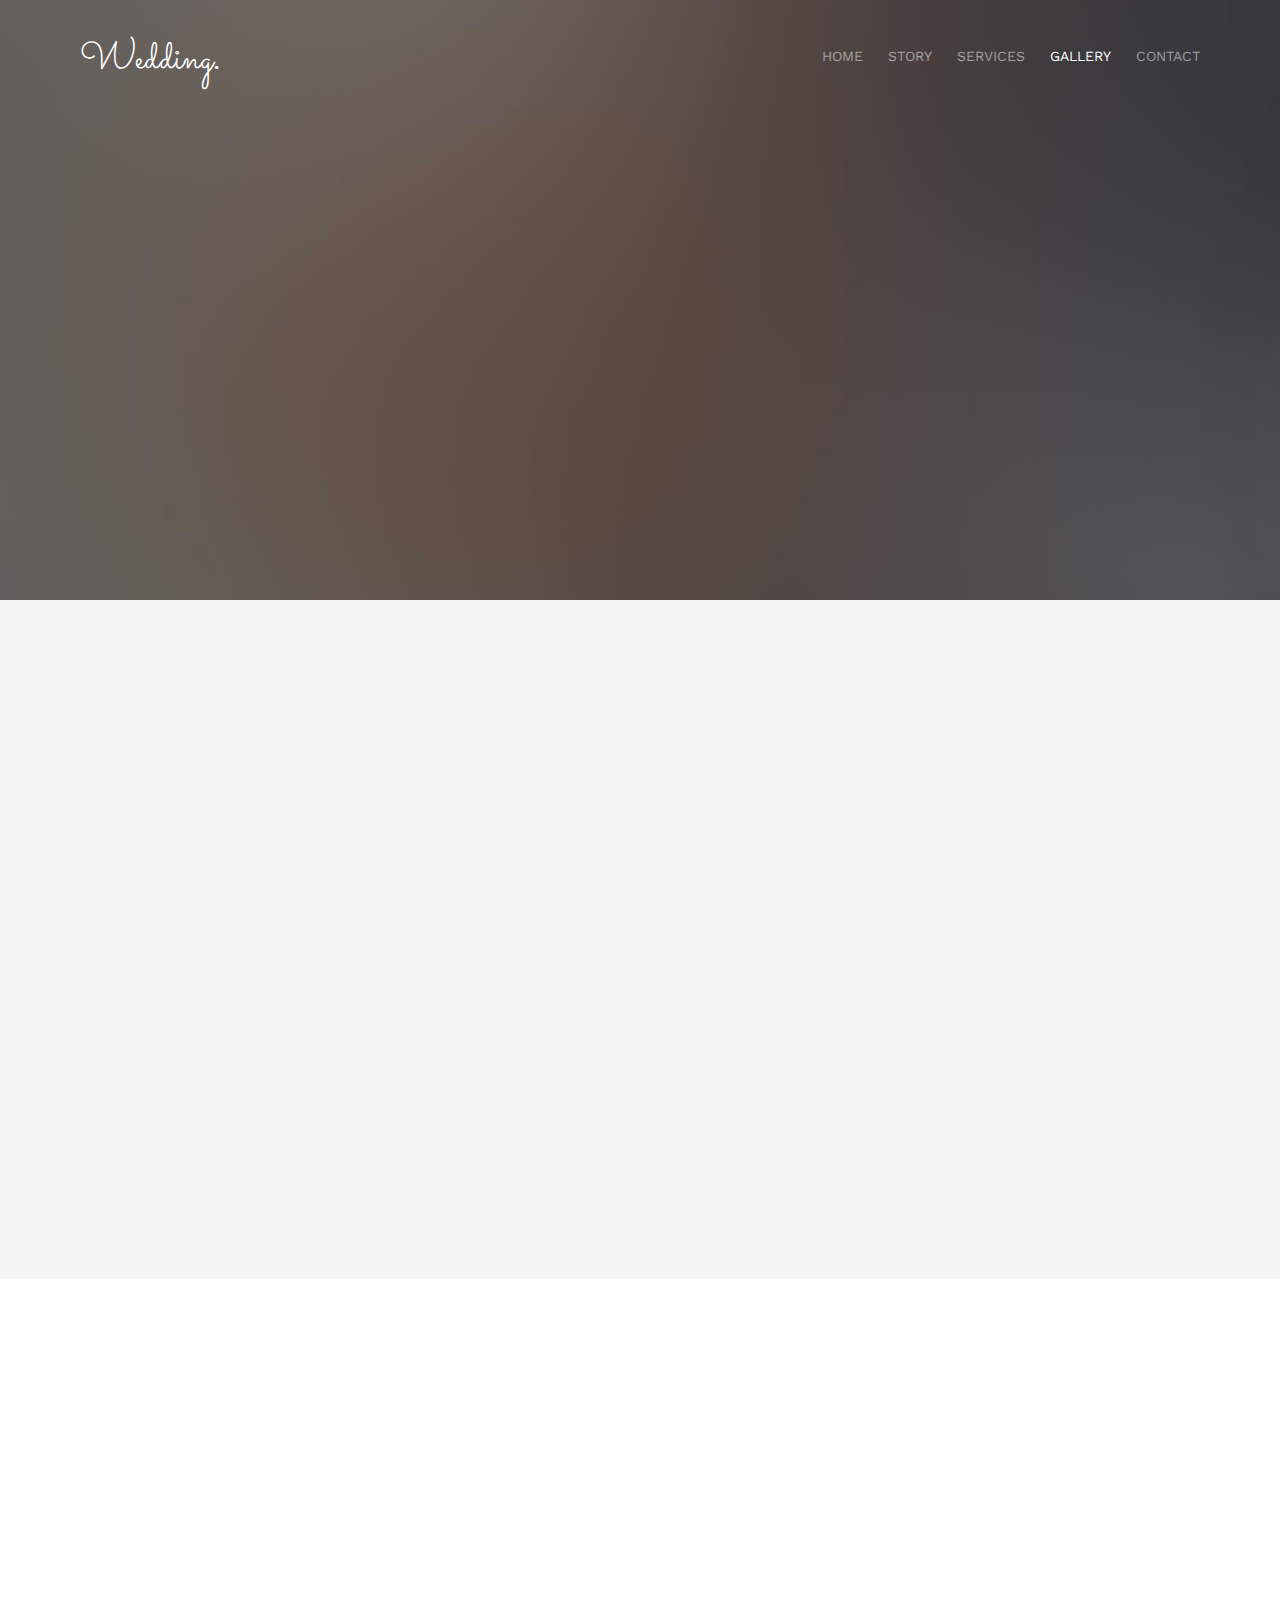
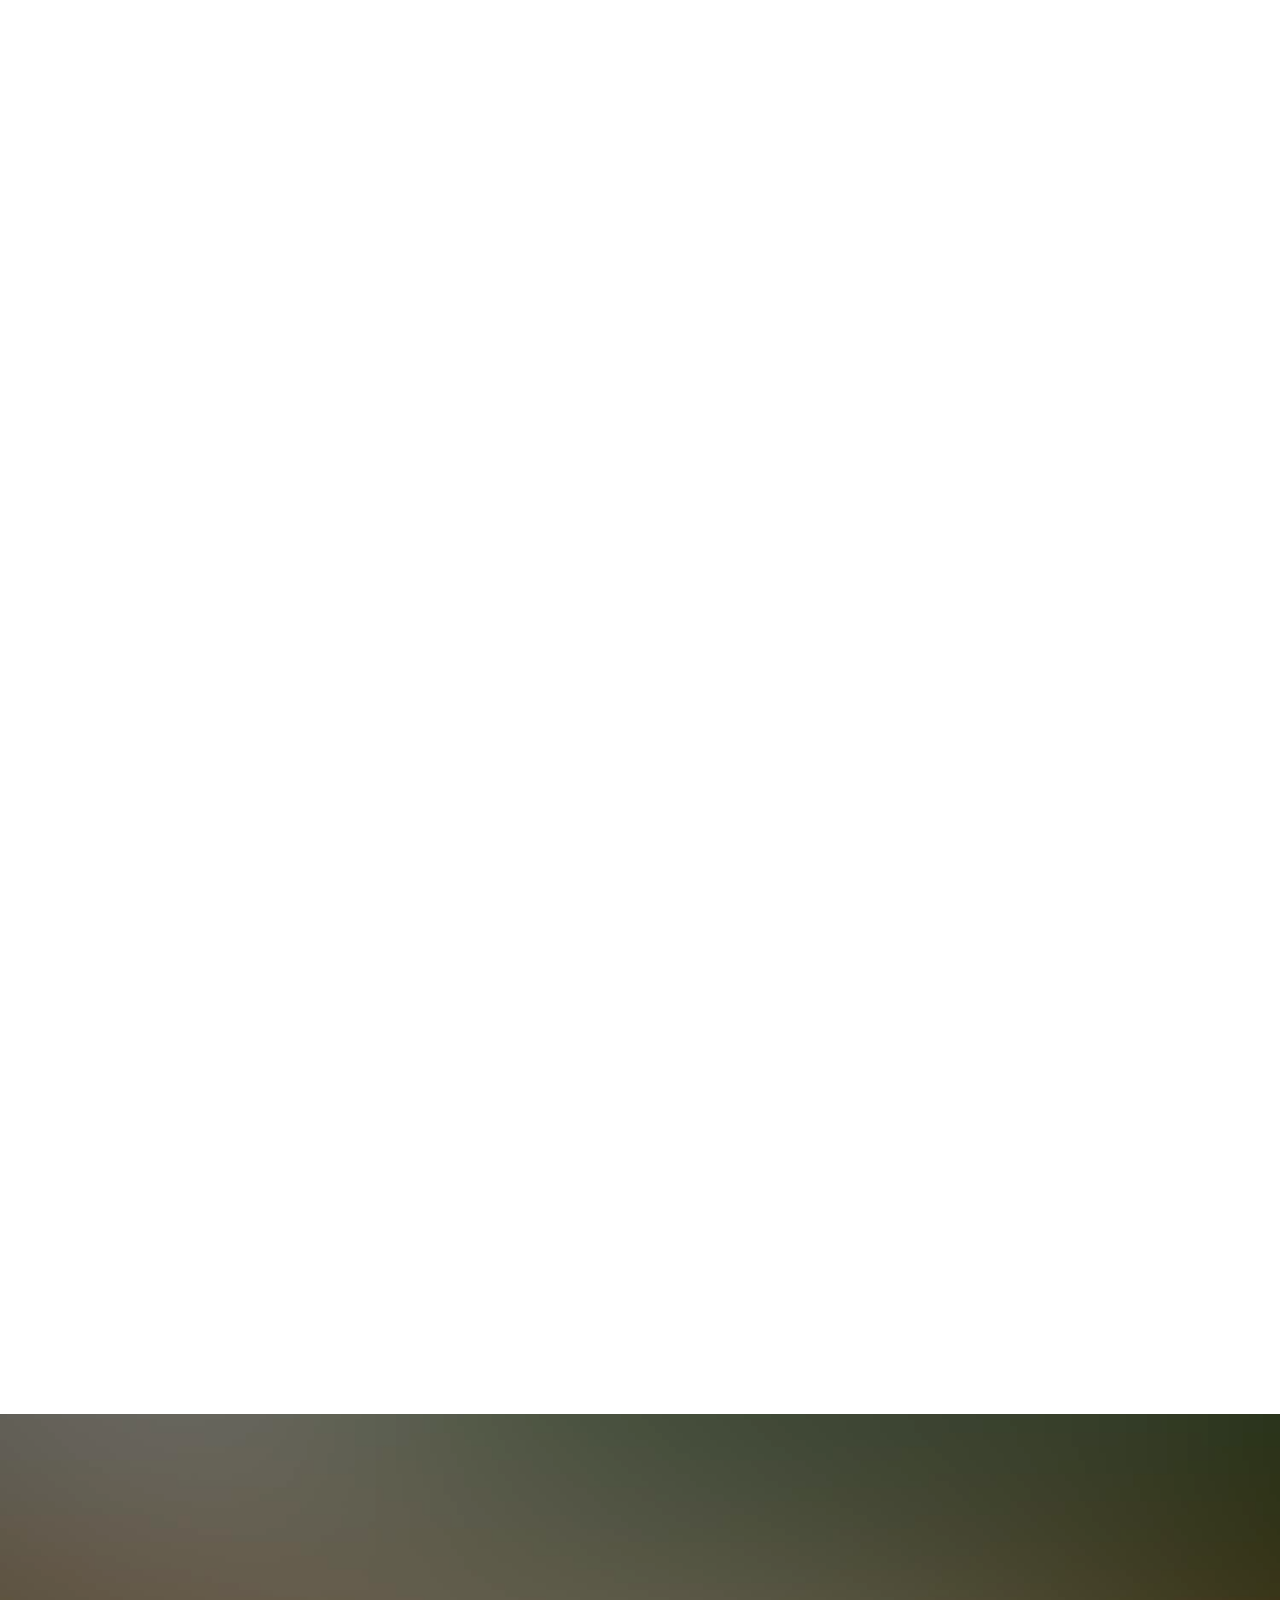
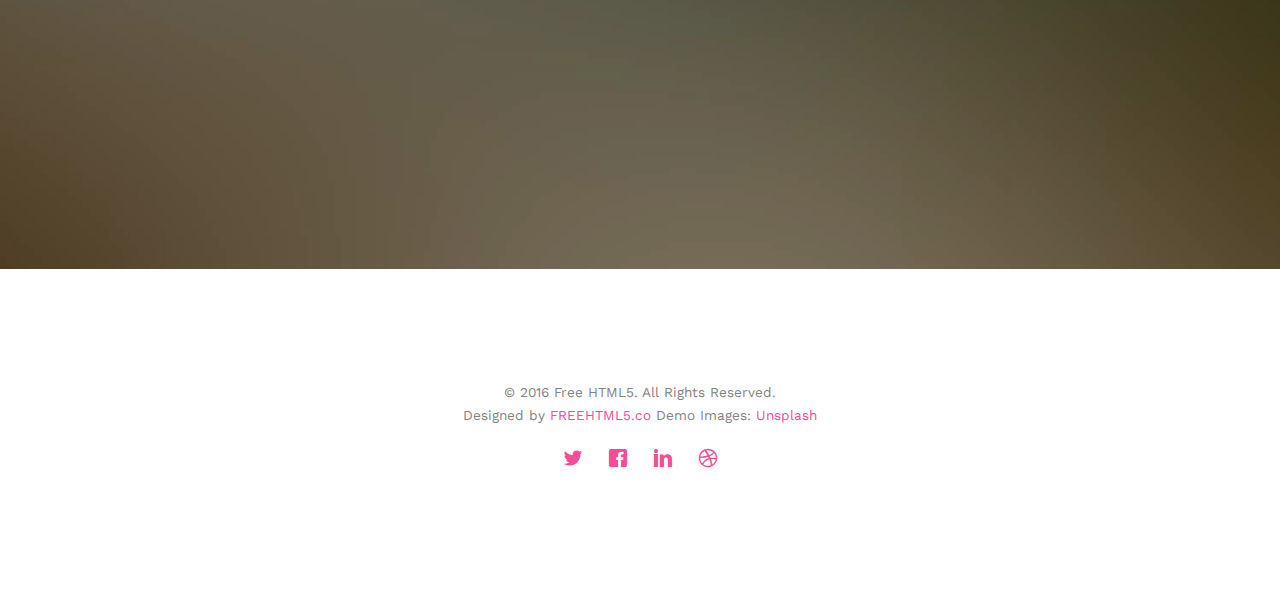
<file: YangelloWedding_Original/wedding/gallery.html>
<!DOCTYPE html>
<!--[if lt IE 7]>      <html class="no-js lt-ie9 lt-ie8 lt-ie7"> <![endif]-->
<!--[if IE 7]>         <html class="no-js lt-ie9 lt-ie8"> <![endif]-->
<!--[if IE 8]>         <html class="no-js lt-ie9"> <![endif]-->
<!--[if gt IE 8]><!--> <html class="no-js"> <!--<![endif]-->
	<head>
	<meta charset="utf-8">
	<meta http-equiv="X-UA-Compatible" content="IE=edge">
	<title>Wedding &mdash; 100% Free Fully Responsive HTML5 Template by FREEHTML5.co</title>
	<meta name="viewport" content="width=device-width, initial-scale=1">
	<meta name="description" content="Free HTML5 Template by FREEHTML5.CO" />
	<meta name="keywords" content="free html5, free template, free bootstrap, html5, css3, mobile first, responsive" />
	<meta name="author" content="FREEHTML5.CO" />

  <!-- 
	//////////////////////////////////////////////////////

	FREE HTML5 TEMPLATE 
	DESIGNED & DEVELOPED by FREEHTML5.CO
		
	Website: 		http://freehtml5.co/
	Email: 			info@freehtml5.co
	Twitter: 		http://twitter.com/fh5co
	Facebook: 		https://www.facebook.com/fh5co

	//////////////////////////////////////////////////////
	 -->

  	<!-- Facebook and Twitter integration -->
	<meta property="og:title" content=""/>
	<meta property="og:image" content=""/>
	<meta property="og:url" content=""/>
	<meta property="og:site_name" content=""/>
	<meta property="og:description" content=""/>
	<meta name="twitter:title" content="" />
	<meta name="twitter:image" content="" />
	<meta name="twitter:url" content="" />
	<meta name="twitter:card" content="" />

	<link href='https://fonts.googleapis.com/css?family=Work+Sans:400,300,600,400italic,700' rel='stylesheet' type='text/css'>
	<link href="https://fonts.googleapis.com/css?family=Sacramento" rel="stylesheet">
	
	<!-- Animate.css -->
	<link rel="stylesheet" href="css/animate.css">
	<!-- Icomoon Icon Fonts-->
	<link rel="stylesheet" href="css/icomoon.css">
	<!-- Bootstrap  -->
	<link rel="stylesheet" href="css/bootstrap.css">

	<!-- Magnific Popup -->
	<link rel="stylesheet" href="css/magnific-popup.css">

	<!-- Owl Carousel  -->
	<link rel="stylesheet" href="css/owl.carousel.min.css">
	<link rel="stylesheet" href="css/owl.theme.default.min.css">

	<!-- Theme style  -->
	<link rel="stylesheet" href="css/style.css">

	<!-- Modernizr JS -->
	<script src="js/modernizr-2.6.2.min.js"></script>
	<!-- FOR IE9 below -->
	<!--[if lt IE 9]>
	<script src="js/respond.min.js"></script>
	<![endif]-->

	</head>
	<body>
		
	<div class="fh5co-loader"></div>
	
	<div id="page">
	<nav class="fh5co-nav" role="navigation">
		<div class="container">
			<div class="row">
				<div class="col-xs-2">
					<div id="fh5co-logo"><a href="index.html">Wedding<strong>.</strong></a></div>
				</div>
				<div class="col-xs-10 text-right menu-1">
					<ul>
						<li><a href="index.html">Home</a></li>
						<li><a href="about.html">Story</a></li>
						<li class="has-dropdown">
							<a href="services.html">Services</a>
							<ul class="dropdown">
								<li><a href="#">Web Design</a></li>
								<li><a href="#">eCommerce</a></li>
								<li><a href="#">Branding</a></li>
								<li><a href="#">API</a></li>
							</ul>
						</li>
						<li class="has-dropdown active">
							<a href="gallery.html">Gallery</a>
							<ul class="dropdown">
								<li><a href="#">HTML5</a></li>
								<li><a href="#">CSS3</a></li>
								<li><a href="#">Sass</a></li>
								<li><a href="#">jQuery</a></li>
							</ul>
						</li>
						<li><a href="contact.html">Contact</a></li>
					</ul>
				</div>
			</div>
			
		</div>
	</nav>

	<header id="fh5co-header" class="fh5co-cover fh5co-cover-sm" role="banner" style="background-image:url(images/img_bg_1.jpg);">
		<div class="overlay"></div>
		<div class="fh5co-container">
			<div class="row">
				<div class="col-md-8 col-md-offset-2 text-center">
					<div class="display-t">
						<div class="display-tc animate-box" data-animate-effect="fadeIn">
							<h1>Gallery</h1>
							<h2>Free html5 templates Made by <a href="http://freehtml5.co" target="_blank">FreeHTML5.co</a></h2>
						</div>
					</div>
				</div>
			</div>
		</div>
	</header>

	<div id="fh5co-couple" class="fh5co-section-gray">
		<div class="container">
			<div class="row">
				<div class="col-md-8 col-md-offset-2 text-center fh5co-heading animate-box">
					<h2>Hello!</h2>
					<h3>November 28th, 2016 New York, USA</h3>
					<p>We invited you to celebrate our wedding</p>
				</div>
			</div>
			<div class="couple-wrap animate-box">
				<div class="couple-half">
					<div class="groom">
						<img src="images/groom.jpg" alt="groom" class="img-responsive">
					</div>
					<div class="desc-groom">
						<h3>Joefrey Mahusay</h3>
						<p>Far far away, behind the word mountains, far from the countries Vokalia and Consonantia, there live the blind texts. Separated they live in Bookmarksgrove</p>
					</div>
				</div>
				<p class="heart text-center"><i class="icon-heart2"></i></p>
				<div class="couple-half">
					<div class="bride">
						<img src="images/bride.jpg" alt="groom" class="img-responsive">
					</div>
					<div class="desc-bride">
						<h3>Sheila Mahusay</h3>
						<p>Far far away, behind the word mountains, far from the countries Vokalia and Consonantia, there live the blind texts. Separated they live in Bookmarksgrove</p>
					</div>
				</div>
			</div>
		</div>
	</div>

	<div id="fh5co-gallery">
		<div class="container">
			<div class="row">
				<div class="col-md-8 col-md-offset-2 text-center fh5co-heading animate-box">
					<span>Our Memories</span>
					<h2>Wedding Gallery</h2>
					<p>Far far away, behind the word mountains, far from the countries Vokalia and Consonantia, there live the blind texts.</p>
				</div>
			</div>
			<div class="row row-bottom-padded-md">
				<div class="col-md-12">
					<ul id="fh5co-gallery-list">
						
						<li class="one-third animate-box" data-animate-effect="fadeIn" style="background-image: url(images/gallery-1.jpg); "> 
						<a href="images/gallery-1.jpg">
							<div class="case-studies-summary">
								<span>14 Photos</span>
								<h2>Two Glas of Juice</h2>
							</div>
						</a>
					</li>
					<li class="one-third animate-box" data-animate-effect="fadeIn" style="background-image: url(images/gallery-2.jpg); ">
						<a href="#" class="color-2">
							<div class="case-studies-summary">
								<span>30 Photos</span>
								<h2>Timer starts now!</h2>
							</div>
						</a>
					</li>


					<li class="one-third animate-box" data-animate-effect="fadeIn" style="background-image: url(images/gallery-3.jpg); ">
						<a href="#" class="color-3">
							<div class="case-studies-summary">
								<span>90 Photos</span>
								<h2>Beautiful sunset</h2>
							</div>
						</a>
					</li>
					<li class="one-third animate-box" data-animate-effect="fadeIn" style="background-image: url(images/gallery-4.jpg); ">
						<a href="#" class="color-4">
							<div class="case-studies-summary">
								<span>12 Photos</span>
								<h2>Company's Conference Room</h2>
							</div>
						</a>
					</li>

						<li class="one-third animate-box" data-animate-effect="fadeIn" style="background-image: url(images/gallery-5.jpg); ">
							<a href="#" class="color-3">
								<div class="case-studies-summary">
									<span>50 Photos</span>
									<h2>Useful baskets</h2>
								</div>
							</a>
						</li>
						<li class="one-third animate-box" data-animate-effect="fadeIn" style="background-image: url(images/gallery-6.jpg); ">
							<a href="#" class="color-4">
								<div class="case-studies-summary">
									<span>45 Photos</span>
									<h2>Skater man in the road</h2>
								</div>
							</a>
						</li>

						<li class="one-third animate-box" data-animate-effect="fadeIn" style="background-image: url(images/gallery-7.jpg); ">
							<a href="#" class="color-4">
								<div class="case-studies-summary">
									<span>35 Photos</span>
									<h2>Two Glas of Juice</h2>
								</div>
							</a>
						</li>

						<li class="one-third animate-box" data-animate-effect="fadeIn" style="background-image: url(images/gallery-8.jpg); "> 
							<a href="#" class="color-5">
								<div class="case-studies-summary">
									<span>90 Photos</span>
									<h2>Timer starts now!</h2>
								</div>
							</a>
						</li>
						<li class="one-third animate-box" data-animate-effect="fadeIn" style="background-image: url(images/gallery-9.jpg); ">
							<a href="#" class="color-6">
								<div class="case-studies-summary">
									<span>56 Photos</span>
									<h2>Beautiful sunset</h2>
								</div>
							</a>
						</li>
					</ul>		
				</div>
			</div>
		</div>
	</div>

	<div id="fh5co-started" class="fh5co-bg" style="background-image:url(images/img_bg_4.jpg);">
		<div class="overlay"></div>
		<div class="container">
			<div class="row animate-box">
				<div class="col-md-8 col-md-offset-2 text-center fh5co-heading">
					<h2>Are You Attending?</h2>
					<p>Please Fill-up the form to notify you that you're attending. Thanks.</p>
				</div>
			</div>
			<div class="row animate-box">
				<div class="col-md-10 col-md-offset-1">
					<form class="form-inline">
						<div class="col-md-4 col-sm-4">
							<div class="form-group">
								<label for="name" class="sr-only">Name</label>
								<input type="name" class="form-control" id="name" placeholder="Name">
							</div>
						</div>
						<div class="col-md-4 col-sm-4">
							<div class="form-group">
								<label for="email" class="sr-only">Email</label>
								<input type="email" class="form-control" id="email" placeholder="Email">
							</div>
						</div>
						<div class="col-md-4 col-sm-4">
							<button type="submit" class="btn btn-default btn-block">I am Attending</button>
						</div>
					</form>
				</div>
			</div>
		</div>
	</div>

	<footer id="fh5co-footer" role="contentinfo">
		<div class="container">

			<div class="row copyright">
				<div class="col-md-12 text-center">
					<p>
						<small class="block">&copy; 2016 Free HTML5. All Rights Reserved.</small> 
						<small class="block">Designed by <a href="http://freehtml5.co/" target="_blank">FREEHTML5.co</a> Demo Images: <a href="http://unsplash.co/" target="_blank">Unsplash</a></small>
					</p>
					<p>
						<ul class="fh5co-social-icons">
							<li><a href="#"><i class="icon-twitter"></i></a></li>
							<li><a href="#"><i class="icon-facebook"></i></a></li>
							<li><a href="#"><i class="icon-linkedin"></i></a></li>
							<li><a href="#"><i class="icon-dribbble"></i></a></li>
						</ul>
					</p>
				</div>
			</div>

		</div>
	</footer>
	</div>

	<div class="gototop js-top">
		<a href="#" class="js-gotop"><i class="icon-arrow-up"></i></a>
	</div>
	
	<!-- jQuery -->
	<script src="js/jquery.min.js"></script>
	<!-- jQuery Easing -->
	<script src="js/jquery.easing.1.3.js"></script>
	<!-- Bootstrap -->
	<script src="js/bootstrap.min.js"></script>
	<!-- Waypoints -->
	<script src="js/jquery.waypoints.min.js"></script>
	<!-- Carousel -->
	<script src="js/owl.carousel.min.js"></script>
	<!-- countTo -->
	<script src="js/jquery.countTo.js"></script>

	<!-- Stellar -->
	<script src="js/jquery.stellar.min.js"></script>
	<!-- Magnific Popup -->
	<script src="js/jquery.magnific-popup.min.js"></script>
	<script src="js/magnific-popup-options.js"></script>

	<!-- Main -->
	<script src="js/main.js"></script>


	</body>
</html>
</file>
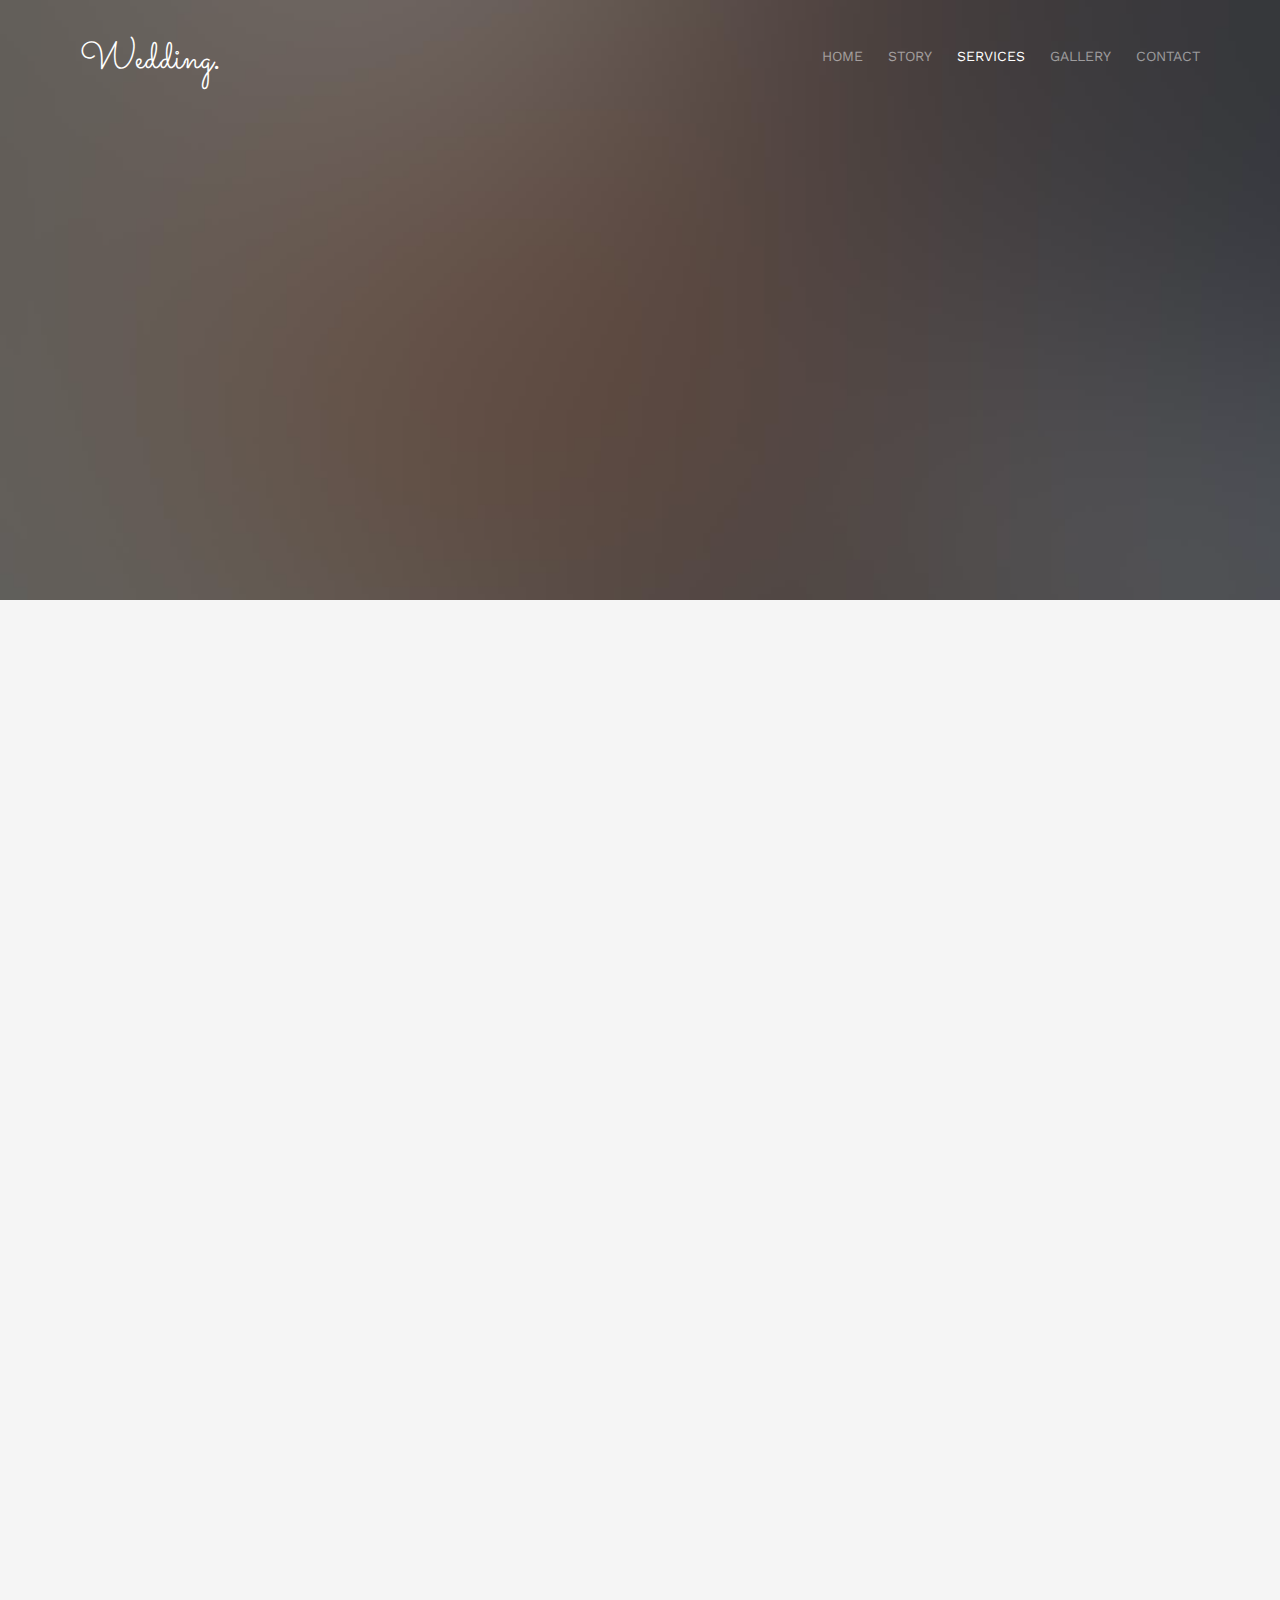
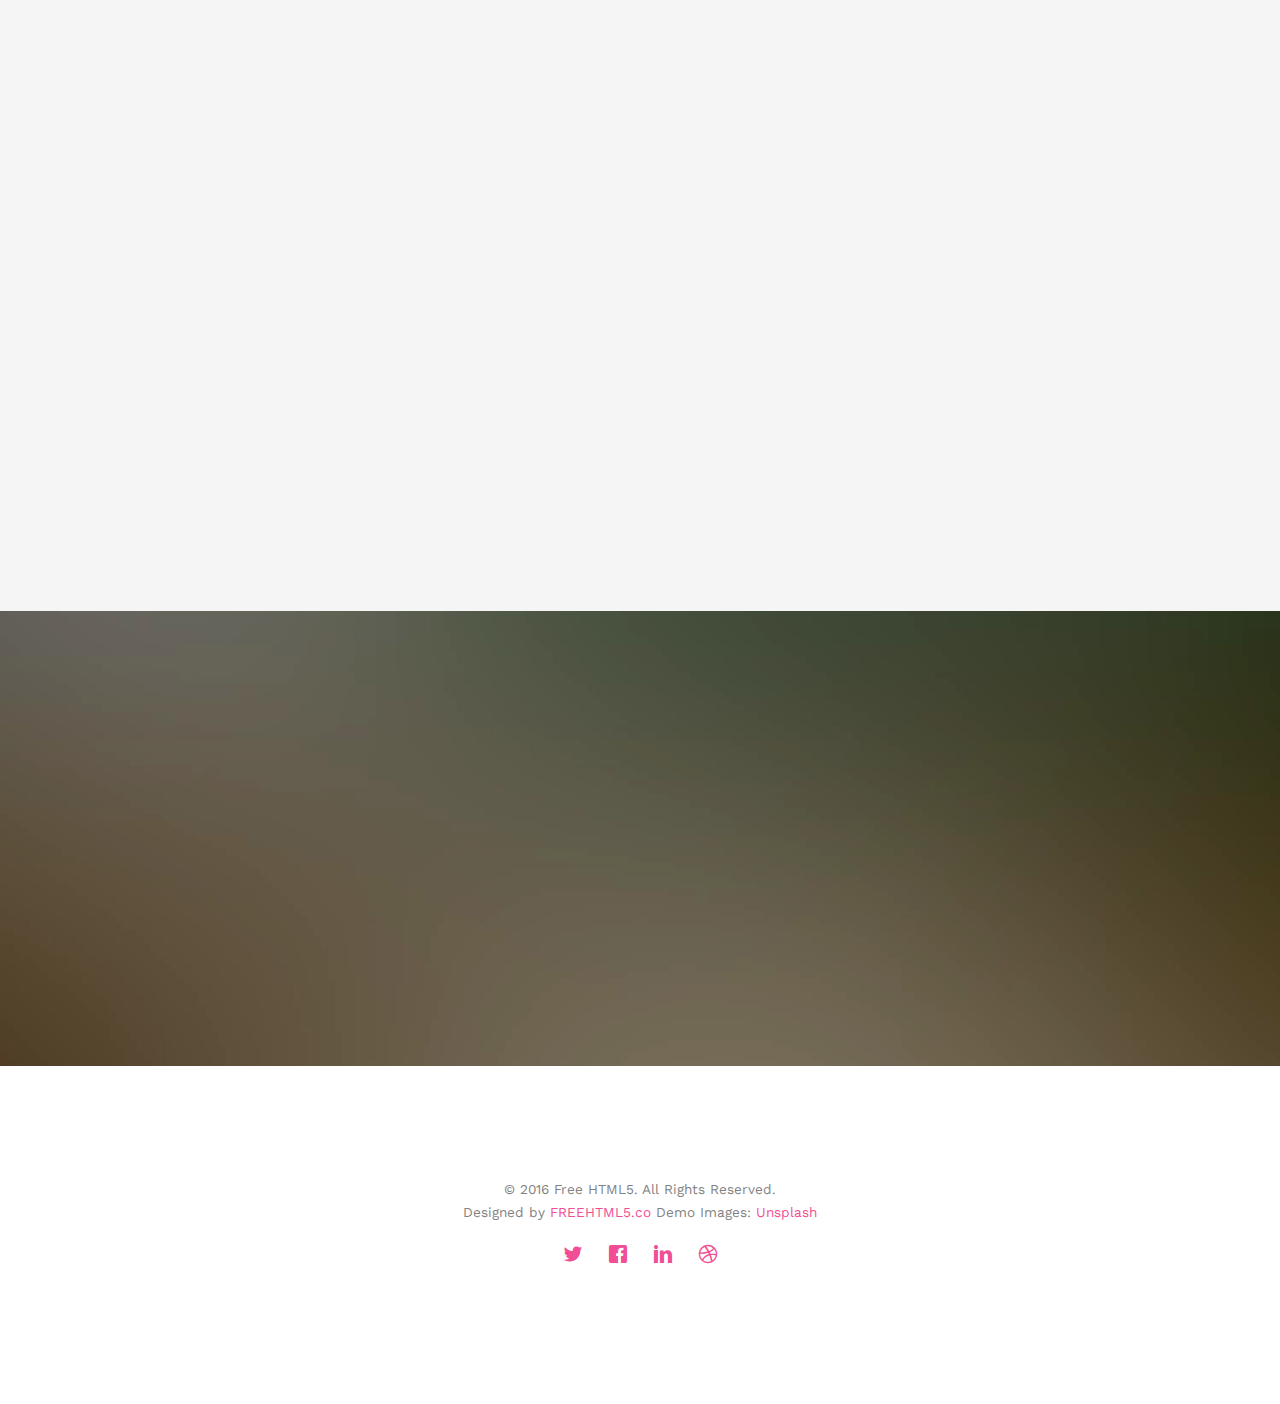
<file: YangelloWedding_Original/wedding/services.html>
<!DOCTYPE html>
<!--[if lt IE 7]>      <html class="no-js lt-ie9 lt-ie8 lt-ie7"> <![endif]-->
<!--[if IE 7]>         <html class="no-js lt-ie9 lt-ie8"> <![endif]-->
<!--[if IE 8]>         <html class="no-js lt-ie9"> <![endif]-->
<!--[if gt IE 8]><!--> <html class="no-js"> <!--<![endif]-->
	<head>
	<meta charset="utf-8">
	<meta http-equiv="X-UA-Compatible" content="IE=edge">
	<title>Wedding &mdash; 100% Free Fully Responsive HTML5 Template by FREEHTML5.co</title>
	<meta name="viewport" content="width=device-width, initial-scale=1">
	<meta name="description" content="Free HTML5 Template by FREEHTML5.CO" />
	<meta name="keywords" content="free html5, free template, free bootstrap, html5, css3, mobile first, responsive" />
	<meta name="author" content="FREEHTML5.CO" />

  <!-- 
	//////////////////////////////////////////////////////

	FREE HTML5 TEMPLATE 
	DESIGNED & DEVELOPED by FREEHTML5.CO
		
	Website: 		http://freehtml5.co/
	Email: 			info@freehtml5.co
	Twitter: 		http://twitter.com/fh5co
	Facebook: 		https://www.facebook.com/fh5co

	//////////////////////////////////////////////////////
	 -->

  	<!-- Facebook and Twitter integration -->
	<meta property="og:title" content=""/>
	<meta property="og:image" content=""/>
	<meta property="og:url" content=""/>
	<meta property="og:site_name" content=""/>
	<meta property="og:description" content=""/>
	<meta name="twitter:title" content="" />
	<meta name="twitter:image" content="" />
	<meta name="twitter:url" content="" />
	<meta name="twitter:card" content="" />

	<link href='https://fonts.googleapis.com/css?family=Work+Sans:400,300,600,400italic,700' rel='stylesheet' type='text/css'>
	<link href="https://fonts.googleapis.com/css?family=Sacramento" rel="stylesheet">
	
	<!-- Animate.css -->
	<link rel="stylesheet" href="css/animate.css">
	<!-- Icomoon Icon Fonts-->
	<link rel="stylesheet" href="css/icomoon.css">
	<!-- Bootstrap  -->
	<link rel="stylesheet" href="css/bootstrap.css">

	<!-- Magnific Popup -->
	<link rel="stylesheet" href="css/magnific-popup.css">

	<!-- Owl Carousel  -->
	<link rel="stylesheet" href="css/owl.carousel.min.css">
	<link rel="stylesheet" href="css/owl.theme.default.min.css">

	<!-- Theme style  -->
	<link rel="stylesheet" href="css/style.css">

	<!-- Modernizr JS -->
	<script src="js/modernizr-2.6.2.min.js"></script>
	<!-- FOR IE9 below -->
	<!--[if lt IE 9]>
	<script src="js/respond.min.js"></script>
	<![endif]-->

	</head>
	<body>
		
	<div class="fh5co-loader"></div>
	
	<div id="page">
	<nav class="fh5co-nav" role="navigation">
		<div class="container">
			<div class="row">
				<div class="col-xs-2">
					<div id="fh5co-logo"><a href="index.html">Wedding<strong>.</strong></a></div>
				</div>
				<div class="col-xs-10 text-right menu-1">
					<ul>
						<li><a href="index.html">Home</a></li>
						<li><a href="about.html">Story</a></li>
						<li class="has-dropdown active">
							<a href="services.html">Services</a>
							<ul class="dropdown">
								<li><a href="#">Web Design</a></li>
								<li><a href="#">eCommerce</a></li>
								<li><a href="#">Branding</a></li>
								<li><a href="#">API</a></li>
							</ul>
						</li>
						<li class="has-dropdown">
							<a href="gallery.html">Gallery</a>
							<ul class="dropdown">
								<li><a href="#">HTML5</a></li>
								<li><a href="#">CSS3</a></li>
								<li><a href="#">Sass</a></li>
								<li><a href="#">jQuery</a></li>
							</ul>
						</li>
						<li><a href="contact.html">Contact</a></li>
					</ul>
				</div>
			</div>
			
		</div>
	</nav>

	<header id="fh5co-header" class="fh5co-cover fh5co-cover-sm" role="banner" style="background-image:url(images/img_bg_1.jpg);">
		<div class="overlay"></div>
		<div class="fh5co-container">
			<div class="row">
				<div class="col-md-8 col-md-offset-2 text-center">
					<div class="display-t">
						<div class="display-tc animate-box" data-animate-effect="fadeIn">
							<h1>Services</h1>
							<h2>Free html5 templates Made by <a href="http://freehtml5.co" target="_blank">FreeHTML5.co</a></h2>
						</div>
					</div>
				</div>
			</div>
		</div>
	</header>

	<div id="fh5co-couple" class="fh5co-section-gray">
		<div class="container">
			<div class="row">
				<div class="col-md-8 col-md-offset-2 text-center fh5co-heading animate-box">
					<h2>Hello!</h2>
					<h3>November 28th, 2016 New York, USA</h3>
					<p>We invited you to celebrate our wedding</p>
				</div>
			</div>
			<div class="couple-wrap animate-box">
				<div class="couple-half">
					<div class="groom">
						<img src="images/groom.jpg" alt="groom" class="img-responsive">
					</div>
					<div class="desc-groom">
						<h3>Joefrey Mahusay</h3>
						<p>Far far away, behind the word mountains, far from the countries Vokalia and Consonantia, there live the blind texts. Separated they live in Bookmarksgrove</p>
					</div>
				</div>
				<p class="heart text-center"><i class="icon-heart2"></i></p>
				<div class="couple-half">
					<div class="bride">
						<img src="images/bride.jpg" alt="groom" class="img-responsive">
					</div>
					<div class="desc-bride">
						<h3>Sheila Mahusay</h3>
						<p>Far far away, behind the word mountains, far from the countries Vokalia and Consonantia, there live the blind texts. Separated they live in Bookmarksgrove</p>
					</div>
				</div>
			</div>
		</div>
	</div>

	<div id="fh5co-services" class="fh5co-section-gray">
		<div class="container">
			
			<div class="row animate-box">
				<div class="col-md-8 col-md-offset-2 text-center fh5co-heading">
					<h2>We Offer Services</h2>
					<p>Dignissimos asperiores vitae velit veniam totam fuga molestias accusamus alias autem provident. Odit ab aliquam dolor eius.</p>
				</div>
			</div>

			<div class="row">
				<div class="col-md-6">
					<div class="feature-left animate-box" data-animate-effect="fadeInLeft">
						<span class="icon">
							<i class="icon-calendar"></i>
						</span>
						<div class="feature-copy">
							<h3>We Organized Events</h3>
							<p>Facilis ipsum reprehenderit nemo molestias. Aut cum mollitia reprehenderit. Eos cumque dicta adipisci architecto culpa amet.</p>
						</div>
					</div>

					<div class="feature-left animate-box" data-animate-effect="fadeInLeft">
						<span class="icon">
							<i class="icon-image"></i>
						</span>
						<div class="feature-copy">
							<h3>Photoshoot</h3>
							<p>Facilis ipsum reprehenderit nemo molestias. Aut cum mollitia reprehenderit. Eos cumque dicta adipisci architecto culpa amet.</p>
						</div>
					</div>

					<div class="feature-left animate-box" data-animate-effect="fadeInLeft">
						<span class="icon">
							<i class="icon-video"></i>
						</span>
						<div class="feature-copy">
							<h3>Video Editing</h3>
							<p>Facilis ipsum reprehenderit nemo molestias. Aut cum mollitia reprehenderit. Eos cumque dicta adipisci architecto culpa amet.</p>
						</div>
					</div>

				</div>

				<div class="col-md-6 animate-box">
					<div class="fh5co-video fh5co-bg" style="background-image: url(images/img_bg_3.jpg); ">
						<a  href="https://vimeo.com/channels/staffpicks/93951774" class="popup-vimeo"><i class="icon-video2"></i></a>
						<div class="overlay"></div>
					</div>
				</div>
			</div>

			
		</div>
	</div>

	<div id="fh5co-started" class="fh5co-bg" style="background-image:url(images/img_bg_4.jpg);">
		<div class="overlay"></div>
		<div class="container">
			<div class="row animate-box">
				<div class="col-md-8 col-md-offset-2 text-center fh5co-heading">
					<h2>Are You Attending?</h2>
					<p>Please Fill-up the form to notify you that you're attending. Thanks.</p>
				</div>
			</div>
			<div class="row animate-box">
				<div class="col-md-10 col-md-offset-1">
					<form class="form-inline">
						<div class="col-md-4 col-sm-4">
							<div class="form-group">
								<label for="name" class="sr-only">Name</label>
								<input type="name" class="form-control" id="name" placeholder="Name">
							</div>
						</div>
						<div class="col-md-4 col-sm-4">
							<div class="form-group">
								<label for="email" class="sr-only">Email</label>
								<input type="email" class="form-control" id="email" placeholder="Email">
							</div>
						</div>
						<div class="col-md-4 col-sm-4">
							<button type="submit" class="btn btn-default btn-block">I am Attending</button>
						</div>
					</form>
				</div>
			</div>
		</div>
	</div>

	<footer id="fh5co-footer" role="contentinfo">
		<div class="container">

			<div class="row copyright">
				<div class="col-md-12 text-center">
					<p>
						<small class="block">&copy; 2016 Free HTML5. All Rights Reserved.</small> 
						<small class="block">Designed by <a href="http://freehtml5.co/" target="_blank">FREEHTML5.co</a> Demo Images: <a href="http://unsplash.co/" target="_blank">Unsplash</a></small>
					</p>
					<p>
						<ul class="fh5co-social-icons">
							<li><a href="#"><i class="icon-twitter"></i></a></li>
							<li><a href="#"><i class="icon-facebook"></i></a></li>
							<li><a href="#"><i class="icon-linkedin"></i></a></li>
							<li><a href="#"><i class="icon-dribbble"></i></a></li>
						</ul>
					</p>
				</div>
			</div>

		</div>
	</footer>
	</div>

	<div class="gototop js-top">
		<a href="#" class="js-gotop"><i class="icon-arrow-up"></i></a>
	</div>
	
	<!-- jQuery -->
	<script src="js/jquery.min.js"></script>
	<!-- jQuery Easing -->
	<script src="js/jquery.easing.1.3.js"></script>
	<!-- Bootstrap -->
	<script src="js/bootstrap.min.js"></script>
	<!-- Waypoints -->
	<script src="js/jquery.waypoints.min.js"></script>
	<!-- Carousel -->
	<script src="js/owl.carousel.min.js"></script>
	<!-- countTo -->
	<script src="js/jquery.countTo.js"></script>

	<!-- Stellar -->
	<script src="js/jquery.stellar.min.js"></script>
	<!-- Magnific Popup -->
	<script src="js/jquery.magnific-popup.min.js"></script>
	<script src="js/magnific-popup-options.js"></script>

	<!-- Main -->
	<script src="js/main.js"></script>

	</body>
</html>
</file>
<file: css/icomoon.css>
@font-face {
  font-family: 'icomoon';
  src:  url('../fonts/icomoon/icomoon.eot?6iuir');
  src:  url('../fonts/icomoon/icomoon.eot?6iuir#iefix') format('embedded-opentype'),
    url('../fonts/icomoon/icomoon.ttf?6iuir') format('truetype'),
    url('../fonts/icomoon/icomoon.woff?6iuir') format('woff'),
    url('../fonts/icomoon/icomoon.svg?6iuir#icomoon') format('svg');
  font-weight: normal;
  font-style: normal;
}

[class^="icon-"], [class*=" icon-"] {
  /* use !important to prevent issues with browser extensions that change fonts */
  font-family: 'icomoon' !important;
  speak: none;
  font-style: normal;
  font-weight: normal;
  font-variant: normal;
  text-transform: none;
  line-height: 1;

  /* Better Font Rendering =========== */
  -webkit-font-smoothing: antialiased;
  -moz-osx-font-smoothing: grayscale;
}

.icon-eye:before {
  content: "\e000";
}
.icon-paper-clip:before {
  content: "\e001";
}
.icon-mail:before {
  content: "\e002";
}
.icon-toggle:before {
  content: "\e003";
}
.icon-layout:before {
  content: "\e004";
}
.icon-link:before {
  content: "\e005";
}
.icon-bell:before {
  content: "\e006";
}
.icon-lock:before {
  content: "\e007";
}
.icon-unlock:before {
  content: "\e008";
}
.icon-ribbon:before {
  content: "\e009";
}
.icon-image:before {
  content: "\e010";
}
.icon-signal:before {
  content: "\e011";
}
.icon-target:before {
  content: "\e012";
}
.icon-clipboard:before {
  content: "\e013";
}
.icon-clock:before {
  content: "\e014";
}
.icon-watch:before {
  content: "\e015";
}
.icon-air-play:before {
  content: "\e016";
}
.icon-camera:before {
  content: "\e017";
}
.icon-video:before {
  content: "\e018";
}
.icon-disc:before {
  content: "\e019";
}
.icon-printer:before {
  content: "\e020";
}
.icon-monitor:before {
  content: "\e021";
}
.icon-server:before {
  content: "\e022";
}
.icon-cog:before {
  content: "\e023";
}
.icon-heart:before {
  content: "\e024";
}
.icon-paragraph:before {
  content: "\e025";
}
.icon-align-justify:before {
  content: "\e026";
}
.icon-align-left:before {
  content: "\e027";
}
.icon-align-center:before {
  content: "\e028";
}
.icon-align-right:before {
  content: "\e029";
}
.icon-book:before {
  content: "\e030";
}
.icon-layers:before {
  content: "\e031";
}
.icon-stack:before {
  content: "\e032";
}
.icon-stack-2:before {
  content: "\e033";
}
.icon-paper:before {
  content: "\e034";
}
.icon-paper-stack:before {
  content: "\e035";
}
.icon-search:before {
  content: "\e036";
}
.icon-zoom-in:before {
  content: "\e037";
}
.icon-zoom-out:before {
  content: "\e038";
}
.icon-reply:before {
  content: "\e039";
}
.icon-circle-plus:before {
  content: "\e040";
}
.icon-circle-minus:before {
  content: "\e041";
}
.icon-circle-check:before {
  content: "\e042";
}
.icon-circle-cross:before {
  content: "\e043";
}
.icon-square-plus:before {
  content: "\e044";
}
.icon-square-minus:before {
  content: "\e045";
}
.icon-square-check:before {
  content: "\e046";
}
.icon-square-cross:before {
  content: "\e047";
}
.icon-microphone:before {
  content: "\e048";
}
.icon-record:before {
  content: "\e049";
}
.icon-skip-back:before {
  content: "\e050";
}
.icon-rewind:before {
  content: "\e051";
}
.icon-play:before {
  content: "\e052";
}
.icon-pause:before {
  content: "\e053";
}
.icon-stop:before {
  content: "\e054";
}
.icon-fast-forward:before {
  content: "\e055";
}
.icon-skip-forward:before {
  content: "\e056";
}
.icon-shuffle:before {
  content: "\e057";
}
.icon-repeat:before {
  content: "\e058";
}
.icon-folder:before {
  content: "\e059";
}
.icon-umbrella:before {
  content: "\e060";
}
.icon-moon:before {
  content: "\e061";
}
.icon-thermometer:before {
  content: "\e062";
}
.icon-drop:before {
  content: "\e063";
}
.icon-sun:before {
  content: "\e064";
}
.icon-cloud:before {
  content: "\e065";
}
.icon-cloud-upload:before {
  content: "\e066";
}
.icon-cloud-download:before {
  content: "\e067";
}
.icon-upload:before {
  content: "\e068";
}
.icon-download:before {
  content: "\e069";
}
.icon-location:before {
  content: "\e070";
}
.icon-location-2:before {
  content: "\e071";
}
.icon-map:before {
  content: "\e072";
}
.icon-battery:before {
  content: "\e073";
}
.icon-head:before {
  content: "\e074";
}
.icon-briefcase:before {
  content: "\e075";
}
.icon-speech-bubble:before {
  content: "\e076";
}
.icon-anchor:before {
  content: "\e077";
}
.icon-globe:before {
  content: "\e078";
}
.icon-box:before {
  content: "\e079";
}
.icon-reload:before {
  content: "\e080";
}
.icon-share:before {
  content: "\e081";
}
.icon-marquee:before {
  content: "\e082";
}
.icon-marquee-plus:before {
  content: "\e083";
}
.icon-marquee-minus:before {
  content: "\e084";
}
.icon-tag:before {
  content: "\e085";
}
.icon-power:before {
  content: "\e086";
}
.icon-command:before {
  content: "\e087";
}
.icon-alt:before {
  content: "\e088";
}
.icon-esc:before {
  content: "\e089";
}
.icon-bar-graph:before {
  content: "\e090";
}
.icon-bar-graph-2:before {
  content: "\e091";
}
.icon-pie-graph:before {
  content: "\e092";
}
.icon-star:before {
  content: "\e093";
}
.icon-arrow-left:before {
  content: "\e094";
}
.icon-arrow-right:before {
  content: "\e095";
}
.icon-arrow-up:before {
  content: "\e096";
}
.icon-arrow-down:before {
  content: "\e097";
}
.icon-volume:before {
  content: "\e098";
}
.icon-mute:before {
  content: "\e099";
}
.icon-content-right:before {
  content: "\e100";
}
.icon-content-left:before {
  content: "\e101";
}
.icon-grid:before {
  content: "\e102";
}
.icon-grid-2:before {
  content: "\e103";
}
.icon-columns:before {
  content: "\e104";
}
.icon-loader:before {
  content: "\e105";
}
.icon-bag:before {
  content: "\e106";
}
.icon-ban:before {
  content: "\e107";
}
.icon-flag:before {
  content: "\e108";
}
.icon-trash:before {
  content: "\e109";
}
.icon-expand:before {
  content: "\e110";
}
.icon-contract:before {
  content: "\e111";
}
.icon-maximize:before {
  content: "\e112";
}
.icon-minimize:before {
  content: "\e113";
}
.icon-plus:before {
  content: "\e114";
}
.icon-minus:before {
  content: "\e115";
}
.icon-check:before {
  content: "\e116";
}
.icon-cross:before {
  content: "\e117";
}
.icon-move:before {
  content: "\e118";
}
.icon-delete:before {
  content: "\e119";
}
.icon-menu:before {
  content: "\e120";
}
.icon-archive:before {
  content: "\e121";
}
.icon-inbox:before {
  content: "\e122";
}
.icon-outbox:before {
  content: "\e123";
}
.icon-file:before {
  content: "\e124";
}
.icon-file-add:before {
  content: "\e125";
}
.icon-file-subtract:before {
  content: "\e126";
}
.icon-help:before {
  content: "\e127";
}
.icon-open:before {
  content: "\e128";
}
.icon-ellipsis:before {
  content: "\e129";
}
.icon-add-to-list:before {
  content: "\e900";
}
.icon-classic-computer:before {
  content: "\e901";
}
.icon-controller-fast-backward:before {
  content: "\e902";
}
.icon-creative-commons-attribution:before {
  content: "\e903";
}
.icon-creative-commons-noderivs:before {
  content: "\e904";
}
.icon-creative-commons-noncommercial-eu:before {
  content: "\e905";
}
.icon-creative-commons-noncommercial-us:before {
  content: "\e906";
}
.icon-creative-commons-public-domain:before {
  content: "\e907";
}
.icon-creative-commons-remix:before {
  content: "\e908";
}
.icon-creative-commons-share:before {
  content: "\e909";
}
.icon-creative-commons-sharealike:before {
  content: "\e90a";
}
.icon-creative-commons:before {
  content: "\e90b";
}
.icon-document-landscape:before {
  content: "\e90c";
}
.icon-remove-user:before {
  content: "\e90d";
}
.icon-warning:before {
  content: "\e90e";
}
.icon-arrow-bold-down:before {
  content: "\e90f";
}
.icon-arrow-bold-left:before {
  content: "\e910";
}
.icon-arrow-bold-right:before {
  content: "\e911";
}
.icon-arrow-bold-up:before {
  content: "\e912";
}
.icon-arrow-down2:before {
  content: "\e913";
}
.icon-arrow-left2:before {
  content: "\e914";
}
.icon-arrow-long-down:before {
  content: "\e915";
}
.icon-arrow-long-left:before {
  content: "\e916";
}
.icon-arrow-long-right:before {
  content: "\e917";
}
.icon-arrow-long-up:before {
  content: "\e918";
}
.icon-arrow-right2:before {
  content: "\e919";
}
.icon-arrow-up2:before {
  content: "\e91a";
}
.icon-arrow-with-circle-down:before {
  content: "\e91b";
}
.icon-arrow-with-circle-left:before {
  content: "\e91c";
}
.icon-arrow-with-circle-right:before {
  content: "\e91d";
}
.icon-arrow-with-circle-up:before {
  content: "\e91e";
}
.icon-bookmark:before {
  content: "\e91f";
}
.icon-bookmarks:before {
  content: "\e920";
}
.icon-chevron-down:before {
  content: "\e921";
}
.icon-chevron-left:before {
  content: "\e922";
}
.icon-chevron-right:before {
  content: "\e923";
}
.icon-chevron-small-down:before {
  content: "\e924";
}
.icon-chevron-small-left:before {
  content: "\e925";
}
.icon-chevron-small-right:before {
  content: "\e926";
}
.icon-chevron-small-up:before {
  content: "\e927";
}
.icon-chevron-thin-down:before {
  content: "\e928";
}
.icon-chevron-thin-left:before {
  content: "\e929";
}
.icon-chevron-thin-right:before {
  content: "\e92a";
}
.icon-chevron-thin-up:before {
  content: "\e92b";
}
.icon-chevron-up:before {
  content: "\e92c";
}
.icon-chevron-with-circle-down:before {
  content: "\e92d";
}
.icon-chevron-with-circle-left:before {
  content: "\e92e";
}
.icon-chevron-with-circle-right:before {
  content: "\e92f";
}
.icon-chevron-with-circle-up:before {
  content: "\e930";
}
.icon-cloud2:before {
  content: "\e931";
}
.icon-controller-fast-forward:before {
  content: "\e932";
}
.icon-controller-jump-to-start:before {
  content: "\e933";
}
.icon-controller-next:before {
  content: "\e934";
}
.icon-controller-paus:before {
  content: "\e935";
}
.icon-controller-play:before {
  content: "\e936";
}
.icon-controller-record:before {
  content: "\e937";
}
.icon-controller-stop:before {
  content: "\e938";
}
.icon-controller-volume:before {
  content: "\e939";
}
.icon-dot-single:before {
  content: "\e93a";
}
.icon-dots-three-horizontal:before {
  content: "\e93b";
}
.icon-dots-three-vertical:before {
  content: "\e93c";
}
.icon-dots-two-horizontal:before {
  content: "\e93d";
}
.icon-dots-two-vertical:before {
  content: "\e93e";
}
.icon-download2:before {
  content: "\e93f";
}
.icon-emoji-flirt:before {
  content: "\e940";
}
.icon-flow-branch:before {
  content: "\e941";
}
.icon-flow-cascade:before {
  content: "\e942";
}
.icon-flow-line:before {
  content: "\e943";
}
.icon-flow-parallel:before {
  content: "\e944";
}
.icon-flow-tree:before {
  content: "\e945";
}
.icon-install:before {
  content: "\e946";
}
.icon-layers2:before {
  content: "\e947";
}
.icon-open-book:before {
  content: "\e948";
}
.icon-resize-100:before {
  content: "\e949";
}
.icon-resize-full-screen:before {
  content: "\e94a";
}
.icon-save:before {
  content: "\e94b";
}
.icon-select-arrows:before {
  content: "\e94c";
}
.icon-sound-mute:before {
  content: "\e94d";
}
.icon-sound:before {
  content: "\e94e";
}
.icon-trash2:before {
  content: "\e94f";
}
.icon-triangle-down:before {
  content: "\e950";
}
.icon-triangle-left:before {
  content: "\e951";
}
.icon-triangle-right:before {
  content: "\e952";
}
.icon-triangle-up:before {
  content: "\e953";
}
.icon-uninstall:before {
  content: "\e954";
}
.icon-upload-to-cloud:before {
  content: "\e955";
}
.icon-upload2:before {
  content: "\e956";
}
.icon-add-user:before {
  content: "\e957";
}
.icon-address:before {
  content: "\e958";
}
.icon-adjust:before {
  content: "\e959";
}
.icon-air:before {
  content: "\e95a";
}
.icon-aircraft-landing:before {
  content: "\e95b";
}
.icon-aircraft-take-off:before {
  content: "\e95c";
}
.icon-aircraft:before {
  content: "\e95d";
}
.icon-align-bottom:before {
  content: "\e95e";
}
.icon-align-horizontal-middle:before {
  content: "\e95f";
}
.icon-align-left2:before {
  content: "\e960";
}
.icon-align-right2:before {
  content: "\e961";
}
.icon-align-top:before {
  content: "\e962";
}
.icon-align-vertical-middle:before {
  content: "\e963";
}
.icon-archive2:before {
  content: "\e964";
}
.icon-area-graph:before {
  content: "\e965";
}
.icon-attachment:before {
  content: "\e966";
}
.icon-awareness-ribbon:before {
  content: "\e967";
}
.icon-back-in-time:before {
  content: "\e968";
}
.icon-back:before {
  content: "\e969";
}
.icon-bar-graph2:before {
  content: "\e96a";
}
.icon-battery2:before {
  content: "\e96b";
}
.icon-beamed-note:before {
  content: "\e96c";
}
.icon-bell2:before {
  content: "\e96d";
}
.icon-blackboard:before {
  content: "\e96e";
}
.icon-block:before {
  content: "\e96f";
}
.icon-book2:before {
  content: "\e970";
}
.icon-bowl:before {
  content: "\e971";
}
.icon-box2:before {
  content: "\e972";
}
.icon-briefcase2:before {
  content: "\e973";
}
.icon-browser:before {
  content: "\e974";
}
.icon-brush:before {
  content: "\e975";
}
.icon-bucket:before {
  content: "\e976";
}
.icon-cake:before {
  content: "\e977";
}
.icon-calculator:before {
  content: "\e978";
}
.icon-calendar:before {
  content: "\e979";
}
.icon-camera2:before {
  content: "\e97a";
}
.icon-ccw:before {
  content: "\e97b";
}
.icon-chat:before {
  content: "\e97c";
}
.icon-check2:before {
  content: "\e97d";
}
.icon-circle-with-cross:before {
  content: "\e97e";
}
.icon-circle-with-minus:before {
  content: "\e97f";
}
.icon-circle-with-plus:before {
  content: "\e980";
}
.icon-circle:before {
  content: "\e981";
}
.icon-circular-graph:before {
  content: "\e982";
}
.icon-clapperboard:before {
  content: "\e983";
}
.icon-clipboard2:before {
  content: "\e984";
}
.icon-clock2:before {
  content: "\e985";
}
.icon-code:before {
  content: "\e986";
}
.icon-cog2:before {
  content: "\e987";
}
.icon-colours:before {
  content: "\e988";
}
.icon-compass:before {
  content: "\e989";
}
.icon-copy:before {
  content: "\e98a";
}
.icon-credit-card:before {
  content: "\e98b";
}
.icon-credit:before {
  content: "\e98c";
}
.icon-cross2:before {
  content: "\e98d";
}
.icon-cup:before {
  content: "\e98e";
}
.icon-cw:before {
  content: "\e98f";
}
.icon-cycle:before {
  content: "\e990";
}
.icon-database:before {
  content: "\e991";
}
.icon-dial-pad:before {
  content: "\e992";
}
.icon-direction:before {
  content: "\e993";
}
.icon-document:before {
  content: "\e994";
}
.icon-documents:before {
  content: "\e995";
}
.icon-drink:before {
  content: "\e996";
}
.icon-drive:before {
  content: "\e997";
}
.icon-drop2:before {
  content: "\e998";
}
.icon-edit:before {
  content: "\e999";
}
.icon-email:before {
  content: "\e99a";
}
.icon-emoji-happy:before {
  content: "\e99b";
}
.icon-emoji-neutral:before {
  content: "\e99c";
}
.icon-emoji-sad:before {
  content: "\e99d";
}
.icon-erase:before {
  content: "\e99e";
}
.icon-eraser:before {
  content: "\e99f";
}
.icon-export:before {
  content: "\e9a0";
}
.icon-eye2:before {
  content: "\e9a1";
}
.icon-feather:before {
  content: "\e9a2";
}
.icon-flag2:before {
  content: "\e9a3";
}
.icon-flash:before {
  content: "\e9a4";
}
.icon-flashlight:before {
  content: "\e9a5";
}
.icon-flat-brush:before {
  content: "\e9a6";
}
.icon-folder-images:before {
  content: "\e9a7";
}
.icon-folder-music:before {
  content: "\e9a8";
}
.icon-folder-video:before {
  content: "\e9a9";
}
.icon-folder2:before {
  content: "\e9aa";
}
.icon-forward:before {
  content: "\e9ab";
}
.icon-funnel:before {
  content: "\e9ac";
}
.icon-game-controller:before {
  content: "\e9ad";
}
.icon-gauge:before {
  content: "\e9ae";
}
.icon-globe2:before {
  content: "\e9af";
}
.icon-graduation-cap:before {
  content: "\e9b0";
}
.icon-grid2:before {
  content: "\e9b1";
}
.icon-hair-cross:before {
  content: "\e9b2";
}
.icon-hand:before {
  content: "\e9b3";
}
.icon-heart-outlined:before {
  content: "\e9b4";
}
.icon-heart2:before {
  content: "\e9b5";
}
.icon-help-with-circle:before {
  content: "\e9b6";
}
.icon-help2:before {
  content: "\e9b7";
}
.icon-home:before {
  content: "\e9b8";
}
.icon-hour-glass:before {
  content: "\e9b9";
}
.icon-image-inverted:before {
  content: "\e9ba";
}
.icon-image2:before {
  content: "\e9bb";
}
.icon-images:before {
  content: "\e9bc";
}
.icon-inbox2:before {
  content: "\e9bd";
}
.icon-infinity:before {
  content: "\e9be";
}
.icon-info-with-circle:before {
  content: "\e9bf";
}
.icon-info:before {
  content: "\e9c0";
}
.icon-key:before {
  content: "\e9c1";
}
.icon-keyboard:before {
  content: "\e9c2";
}
.icon-lab-flask:before {
  content: "\e9c3";
}
.icon-landline:before {
  content: "\e9c4";
}
.icon-language:before {
  content: "\e9c5";
}
.icon-laptop:before {
  content: "\e9c6";
}
.icon-leaf:before {
  content: "\e9c7";
}
.icon-level-down:before {
  content: "\e9c8";
}
.icon-level-up:before {
  content: "\e9c9";
}
.icon-lifebuoy:before {
  content: "\e9ca";
}
.icon-light-bulb:before {
  content: "\e9cb";
}
.icon-light-down:before {
  content: "\e9cc";
}
.icon-light-up:before {
  content: "\e9cd";
}
.icon-line-graph:before {
  content: "\e9ce";
}
.icon-link2:before {
  content: "\e9cf";
}
.icon-list:before {
  content: "\e9d0";
}
.icon-location-pin:before {
  content: "\e9d1";
}
.icon-location2:before {
  content: "\e9d2";
}
.icon-lock-open:before {
  content: "\e9d3";
}
.icon-lock2:before {
  content: "\e9d4";
}
.icon-log-out:before {
  content: "\e9d5";
}
.icon-login:before {
  content: "\e9d6";
}
.icon-loop:before {
  content: "\e9d7";
}
.icon-magnet:before {
  content: "\e9d8";
}
.icon-magnifying-glass:before {
  content: "\e9d9";
}
.icon-mail2:before {
  content: "\e9da";
}
.icon-man:before {
  content: "\e9db";
}
.icon-map2:before {
  content: "\e9dc";
}
.icon-mask:before {
  content: "\e9dd";
}
.icon-medal:before {
  content: "\e9de";
}
.icon-megaphone:before {
  content: "\e9df";
}
.icon-menu2:before {
  content: "\e9e0";
}
.icon-message:before {
  content: "\e9e1";
}
.icon-mic:before {
  content: "\e9e2";
}
.icon-minus2:before {
  content: "\e9e3";
}
.icon-mobile:before {
  content: "\e9e4";
}
.icon-modern-mic:before {
  content: "\e9e5";
}
.icon-moon2:before {
  content: "\e9e6";
}
.icon-mouse:before {
  content: "\e9e7";
}
.icon-music:before {
  content: "\e9e8";
}
.icon-network:before {
  content: "\e9e9";
}
.icon-new-message:before {
  content: "\e9ea";
}
.icon-new:before {
  content: "\e9eb";
}
.icon-news:before {
  content: "\e9ec";
}
.icon-note:before {
  content: "\e9ed";
}
.icon-notification:before {
  content: "\e9ee";
}
.icon-old-mobile:before {
  content: "\e9ef";
}
.icon-old-phone:before {
  content: "\e9f0";
}
.icon-palette:before {
  content: "\e9f1";
}
.icon-paper-plane:before {
  content: "\e9f2";
}
.icon-pencil:before {
  content: "\e9f3";
}
.icon-phone:before {
  content: "\e9f4";
}
.icon-pie-chart:before {
  content: "\e9f5";
}
.icon-pin:before {
  content: "\e9f6";
}
.icon-plus2:before {
  content: "\e9f7";
}
.icon-popup:before {
  content: "\e9f8";
}
.icon-power-plug:before {
  content: "\e9f9";
}
.icon-price-ribbon:before {
  content: "\e9fa";
}
.icon-price-tag:before {
  content: "\e9fb";
}
.icon-print:before {
  content: "\e9fc";
}
.icon-progress-empty:before {
  content: "\e9fd";
}
.icon-progress-full:before {
  content: "\e9fe";
}
.icon-progress-one:before {
  content: "\e9ff";
}
.icon-progress-two:before {
  content: "\ea00";
}
.icon-publish:before {
  content: "\ea01";
}
.icon-quote:before {
  content: "\ea02";
}
.icon-radio:before {
  content: "\ea03";
}
.icon-reply-all:before {
  content: "\ea04";
}
.icon-reply2:before {
  content: "\ea05";
}
.icon-retweet:before {
  content: "\ea06";
}
.icon-rocket:before {
  content: "\ea07";
}
.icon-round-brush:before {
  content: "\ea08";
}
.icon-rss:before {
  content: "\ea09";
}
.icon-ruler:before {
  content: "\ea0a";
}
.icon-scissors:before {
  content: "\ea0b";
}
.icon-share-alternitive:before {
  content: "\ea0c";
}
.icon-share2:before {
  content: "\ea0d";
}
.icon-shareable:before {
  content: "\ea0e";
}
.icon-shield:before {
  content: "\ea0f";
}
.icon-shop:before {
  content: "\ea10";
}
.icon-shopping-bag:before {
  content: "\ea11";
}
.icon-shopping-basket:before {
  content: "\ea12";
}
.icon-shopping-cart:before {
  content: "\ea13";
}
.icon-shuffle2:before {
  content: "\ea14";
}
.icon-signal2:before {
  content: "\ea15";
}
.icon-sound-mix:before {
  content: "\ea16";
}
.icon-sports-club:before {
  content: "\ea17";
}
.icon-spreadsheet:before {
  content: "\ea18";
}
.icon-squared-cross:before {
  content: "\ea19";
}
.icon-squared-minus:before {
  content: "\ea1a";
}
.icon-squared-plus:before {
  content: "\ea1b";
}
.icon-star-outlined:before {
  content: "\ea1c";
}
.icon-star2:before {
  content: "\ea1d";
}
.icon-stopwatch:before {
  content: "\ea1e";
}
.icon-suitcase:before {
  content: "\ea1f";
}
.icon-swap:before {
  content: "\ea20";
}
.icon-sweden:before {
  content: "\ea21";
}
.icon-switch:before {
  content: "\ea22";
}
.icon-tablet:before {
  content: "\ea23";
}
.icon-tag2:before {
  content: "\ea24";
}
.icon-text-document-inverted:before {
  content: "\ea25";
}
.icon-text-document:before {
  content: "\ea26";
}
.icon-text:before {
  content: "\ea27";
}
.icon-thermometer2:before {
  content: "\ea28";
}
.icon-thumbs-down:before {
  content: "\ea29";
}
.icon-thumbs-up:before {
  content: "\ea2a";
}
.icon-thunder-cloud:before {
  content: "\ea2b";
}
.icon-ticket:before {
  content: "\ea2c";
}
.icon-time-slot:before {
  content: "\ea2d";
}
.icon-tools:before {
  content: "\ea2e";
}
.icon-traffic-cone:before {
  content: "\ea2f";
}
.icon-tree:before {
  content: "\ea30";
}
.icon-trophy:before {
  content: "\ea31";
}
.icon-tv:before {
  content: "\ea32";
}
.icon-typing:before {
  content: "\ea33";
}
.icon-unread:before {
  content: "\ea34";
}
.icon-untag:before {
  content: "\ea35";
}
.icon-user:before {
  content: "\ea36";
}
.icon-users:before {
  content: "\ea37";
}
.icon-v-card:before {
  content: "\ea38";
}
.icon-video2:before {
  content: "\ea39";
}
.icon-vinyl:before {
  content: "\ea3a";
}
.icon-voicemail:before {
  content: "\ea3b";
}
.icon-wallet:before {
  content: "\ea3c";
}
.icon-water:before {
  content: "\ea3d";
}
.icon-px-with-circle:before {
  content: "\ea3e";
}
.icon-px:before {
  content: "\ea3f";
}
.icon-basecamp:before {
  content: "\ea40";
}
.icon-behance:before {
  content: "\ea41";
}
.icon-creative-cloud:before {
  content: "\ea42";
}
.icon-dropbox:before {
  content: "\ea43";
}
.icon-evernote:before {
  content: "\ea44";
}
.icon-flattr:before {
  content: "\ea45";
}
.icon-foursquare:before {
  content: "\ea46";
}
.icon-google-drive:before {
  content: "\ea47";
}
.icon-google-hangouts:before {
  content: "\ea48";
}
.icon-grooveshark:before {
  content: "\ea49";
}
.icon-icloud:before {
  content: "\ea4a";
}
.icon-mixi:before {
  content: "\ea4b";
}
.icon-onedrive:before {
  content: "\ea4c";
}
.icon-paypal:before {
  content: "\ea4d";
}
.icon-picasa:before {
  content: "\ea4e";
}
.icon-qq:before {
  content: "\ea4f";
}
.icon-rdio-with-circle:before {
  content: "\ea50";
}
.icon-renren:before {
  content: "\ea51";
}
.icon-scribd:before {
  content: "\ea52";
}
.icon-sina-weibo:before {
  content: "\ea53";
}
.icon-skype-with-circle:before {
  content: "\ea54";
}
.icon-skype:before {
  content: "\ea55";
}
.icon-slideshare:before {
  content: "\ea56";
}
.icon-smashing:before {
  content: "\ea57";
}
.icon-soundcloud:before {
  content: "\ea58";
}
.icon-spotify-with-circle:before {
  content: "\ea59";
}
.icon-spotify:before {
  content: "\ea5a";
}
.icon-swarm:before {
  content: "\ea5b";
}
.icon-vine-with-circle:before {
  content: "\ea5c";
}
.icon-vine:before {
  content: "\ea5d";
}
.icon-vk-alternitive:before {
  content: "\ea5e";
}
.icon-vk-with-circle:before {
  content: "\ea5f";
}
.icon-vk:before {
  content: "\ea60";
}
.icon-xing-with-circle:before {
  content: "\ea61";
}
.icon-xing:before {
  content: "\ea62";
}
.icon-yelp:before {
  content: "\ea63";
}
.icon-dribbble-with-circle:before {
  content: "\ea64";
}
.icon-dribbble:before {
  content: "\ea65";
}
.icon-facebook-with-circle:before {
  content: "\ea66";
}
.icon-facebook:before {
  content: "\ea67";
}
.icon-flickr-with-circle:before {
  content: "\ea68";
}
.icon-flickr:before {
  content: "\ea69";
}
.icon-github-with-circle:before {
  content: "\ea6a";
}
.icon-github:before {
  content: "\ea6b";
}
.icon-google-with-circle:before {
  content: "\ea6c";
}
.icon-google:before {
  content: "\ea6d";
}
.icon-instagram-with-circle:before {
  content: "\ea6e";
}
.icon-instagram:before {
  content: "\ea6f";
}
.icon-lastfm-with-circle:before {
  content: "\ea70";
}
.icon-lastfm:before {
  content: "\ea71";
}
.icon-linkedin-with-circle:before {
  content: "\ea72";
}
.icon-linkedin:before {
  content: "\ea73";
}
.icon-pinterest-with-circle:before {
  content: "\ea74";
}
.icon-pinterest:before {
  content: "\ea75";
}
.icon-rdio:before {
  content: "\ea76";
}
.icon-stumbleupon-with-circle:before {
  content: "\ea77";
}
.icon-stumbleupon:before {
  content: "\ea78";
}
.icon-tumblr-with-circle:before {
  content: "\ea79";
}
.icon-tumblr:before {
  content: "\ea7a";
}
.icon-twitter-with-circle:before {
  content: "\ea7b";
}
.icon-twitter:before {
  content: "\ea7c";
}
.icon-vimeo-with-circle:before {
  content: "\ea7d";
}
.icon-vimeo:before {
  content: "\ea7e";
}
.icon-youtube-with-circle:before {
  content: "\ea7f";
}
.icon-youtube:before {
  content: "\ea80";
}
</file>
<file: css/style.css>
/* Variables */
:root{
    --primary-color: #C69EFF;
    --primary-dark: #7C58AD;
    --primary-rgb: rgba(198, 158, 255, 0.8);
}

@font-face {
  font-family: 'icomoon';
  src: url("../fonts/icomoon/icomoon.eot?srf3rx");
  src: url("../fonts/icomoon/icomoon.eot?srf3rx#iefix") format("embedded-opentype"), url("../fonts/icomoon/icomoon.ttf?srf3rx") format("truetype"), url("../fonts/icomoon/icomoon.woff?srf3rx") format("woff"), url("../fonts/icomoon/icomoon.svg?srf3rx#icomoon") format("svg");
  font-weight: normal;
  font-style: normal;
}
/* =======================================================
*
* 	Template Style 
*
* ======================================================= */
body {
  font-family: "Work Sans", Arial, sans-serif;
  font-weight: 400;
  font-size: 16px;
  line-height: 1.7;
  color: #828282;
  background: #fff;
}

#page {
  position: relative;
  overflow-x: hidden;
  width: 100%;
  height: 100%;
  -webkit-transition: 0.5s;
  -o-transition: 0.5s;
  transition: 0.5s;
}
.offcanvas #page {
  overflow: hidden;
  position: absolute;
}
.offcanvas #page:after {
  -webkit-transition: 2s;
  -o-transition: 2s;
  transition: 2s;
  position: absolute;
  top: 0;
  right: 0;
  bottom: 0;
  left: 0;
  z-index: 101;
  background: rgba(0, 0, 0, 0.7);
  content: "";
}

a {
  color: var(--primary-color);
  -webkit-transition: 0.5s;
  -o-transition: 0.5s;
  transition: 0.5s;
}
a:hover, a:active, a:focus {
  color: var(--primary-dark);
  outline: none;
  text-decoration: none;
}

p {
  margin-bottom: 20px;
}

h1, h2, h3, h4, h5, h6, figure {
  color: #000;
  font-family: "Work Sans", Arial, sans-serif;
  font-weight: 400;
  margin: 0 0 20px 0;
}

option{
    margin: 40px;
    background: rgba(0, 0, 0, 0.3);
    color: #fff;
    text-shadow: 0 1px 0 rgba(0, 0, 0, 0.4);
}

::-webkit-selection {
  color: #fff;
  background: var(--primary-color);
}

::-moz-selection {
  color: #fff;
  background: var(--primary-color);
}

::selection {
  color: #fff;
  background: var(--primary-color);
}

.fh5co-nav {
  position: absolute;
  top: 0;
  margin: 0;
  padding: 0;
  width: 100%;
  padding: 40px 0;
  z-index: 1001;
}
@media screen and (max-width: 768px) {
  .fh5co-nav {
    padding: 20px 0;
  }
}
.fh5co-nav #fh5co-logo {
  font-size: 40px;
  margin: 0;
  padding: 0;
  line-height: 40px;
  font-family: "Sacramento", Arial, serif;
}
.fh5co-nav a {
  padding: 5px 10px;
  color: #fff;
}
@media screen and (max-width: 768px) {
  .fh5co-nav .menu-1, .fh5co-nav .menu-2 {
    display: none;
  }
}

#covid-content{
    width:95%;
    margin: auto;
}
#covid-content > .row{
    margin-top:10px;
}
.restriction{
    border: 2px solid black;
    border-radius: 15px 50px;
    margin: 10px;
}
.icon > img{
    width:70%;
    margin-top: 10%;
    margin-bottom: 10%;
}
.text > p{
    margin-right:20px;
    margin-top:10%;
}
.center {
  display: block;
  margin-left: auto;
  margin-right: auto;
  width: 50%;
}

.fh5co-nav ul {
  padding: 0;
  margin: 2px 0 0 0;
}
.fh5co-nav ul li {
  padding: 0;
  margin: 0;
  list-style: none;
  display: inline;
}
.fh5co-nav ul li a {
  font-size: 14px;
  padding: 30px 10px;
  text-transform: uppercase;
  color: rgba(255, 255, 255, 0.5);
  -webkit-transition: 0.5s;
  -o-transition: 0.5s;
  transition: 0.5s;
}
.fh5co-nav ul li a:hover, .fh5co-nav ul li a:focus, .fh5co-nav ul li a:active {
  color: white;
}
.fh5co-nav ul li.has-dropdown {
  position: relative;
}
.fh5co-nav ul li.has-dropdown .dropdown {
  width: 130px;
  -webkit-box-shadow: 0px 14px 33px -9px rgba(0, 0, 0, 0.75);
  -moz-box-shadow: 0px 14px 33px -9px rgba(0, 0, 0, 0.75);
  box-shadow: 0px 14px 33px -9px rgba(0, 0, 0, 0.75);
  z-index: 1002;
  visibility: hidden;
  opacity: 0;
  position: absolute;
  top: 40px;
  left: 0;
  text-align: left;
  background: #fff;
  padding: 20px;
  -webkit-border-radius: 4px;
  -moz-border-radius: 4px;
  -ms-border-radius: 4px;
  border-radius: 4px;
  -webkit-transition: 0s;
  -o-transition: 0s;
  transition: 0s;
}
.fh5co-nav ul li.has-dropdown .dropdown:before {
  bottom: 100%;
  left: 40px;
  border: solid transparent;
  content: " ";
  height: 0;
  width: 0;
  position: absolute;
  pointer-events: none;
  border-bottom-color: #fff;
  border-width: 8px;
  margin-left: -8px;
}
.fh5co-nav ul li.has-dropdown .dropdown li {
  display: block;
  margin-bottom: 7px;
}
.fh5co-nav ul li.has-dropdown .dropdown li:last-child {
  margin-bottom: 0;
}
.fh5co-nav ul li.has-dropdown .dropdown li a {
  padding: 2px 0;
  display: block;
  color: #999999;
  line-height: 1.2;
  text-transform: none;
  font-size: 15px;
}
.fh5co-nav ul li.has-dropdown .dropdown li a:hover {
  color: #000;
}
.fh5co-nav ul li.has-dropdown:hover a, .fh5co-nav ul li.has-dropdown:focus a {
  color: #fff;
}
.fh5co-nav ul li.btn-cta a {
  color: var(--primary-color);
}
.fh5co-nav ul li.btn-cta a span {
  background: #fff;
  padding: 4px 20px;
  display: -moz-inline-stack;
  display: inline-block;
  zoom: 1;
  *display: inline;
  -webkit-transition: 0.3s;
  -o-transition: 0.3s;
  transition: 0.3s;
  -webkit-border-radius: 100px;
  -moz-border-radius: 100px;
  -ms-border-radius: 100px;
  border-radius: 100px;
}
.fh5co-nav ul li.btn-cta a:hover span {
  -webkit-box-shadow: 0px 14px 20px -9px rgba(0, 0, 0, 0.75);
  -moz-box-shadow: 0px 14px 20px -9px rgba(0, 0, 0, 0.75);
  box-shadow: 0px 14px 20px -9px rgba(0, 0, 0, 0.75);
}
.fh5co-nav ul li.active > a {
  color: #fff !important;
}

#fh5co-counter,
.fh5co-event,
.fh5co-bg {
  background-size: cover;
  background-position: top center;
  background-repeat: no-repeat;
  position: relative;
}

.fh5co-bg {
  background-position: center center;
  width: 100%;
  float: left;
  position: relative;
}

#rsvp-btn{
  left:34%;
}
@media screen and (max-width: 768px) {
  #rsvp-btn{
    left:0%;
  }
}

.fh5co-video {
  height: 450px;
  overflow: hidden;
  -webkit-border-radius: 7px;
  -moz-border-radius: 7px;
  -ms-border-radius: 7px;
  border-radius: 7px;
}
.fh5co-video a {
  z-index: 1001;
  position: absolute;
  top: 50%;
  left: 50%;
  margin-top: -45px;
  margin-left: -45px;
  width: 90px;
  height: 90px;
  display: table;
  text-align: center;
  background: #fff;
  -webkit-box-shadow: 0px 14px 30px -15px rgba(0, 0, 0, 0.75);
  -moz-box-shadow: 0px 14px 30px -15px rgba(0, 0, 0, 0.75);
  box-shadow: 0px 14px 30px -15px rgba(0, 0, 0, 0.75);
  -webkit-border-radius: 50%;
  -moz-border-radius: 50%;
  -ms-border-radius: 50%;
  border-radius: 50%;
}
.fh5co-video a i {
  text-align: center;
  display: table-cell;
  vertical-align: middle;
  font-size: 40px;
}
.fh5co-video .overlay {
  position: absolute;
  top: 0;
  left: 0;
  right: 0;
  bottom: 0;
  background: rgba(0, 0, 0, 0.5);
  -webkit-transition: 0.5s;
  -o-transition: 0.5s;
  transition: 0.5s;
}
.fh5co-video:hover .overlay {
  background: rgba(0, 0, 0, 0.7);
}
.fh5co-video:hover a {
  position: relative;
  -webkit-transform: scale(1.2);
  -moz-transform: scale(1.2);
  -ms-transform: scale(1.2);
  -o-transform: scale(1.2);
  transform: scale(1.2);
}

.fh5co-cover {
  height: 900px;
  background-size: cover;
  background-repeat: no-repeat;
  position: relative;
  width: 100%;
}
.fh5co-cover .overlay {
  z-index: 0;
  position: absolute;
  bottom: 0;
  top: 0;
  left: 0;
  right: 0;
  background: rgba(0, 0, 0, 0.5);
}
.fh5co-cover > .fh5co-container {
  position: relative;
  z-index: 10;
}
@media screen and (max-width: 768px) {
  .fh5co-cover {
    height: 600px;
  }
}
.fh5co-cover .display-t,
.fh5co-cover .display-tc {
  height: 900px;
  display: table;
  width: 100%;
}
@media screen and (max-width: 768px) {
  .fh5co-cover .display-t,
  .fh5co-cover .display-tc {
    height: 600px;
  }
}
.fh5co-cover.fh5co-cover-sm {
  height: 600px;
}
@media screen and (max-width: 768px) {
  .fh5co-cover.fh5co-cover-sm {
    height: 400px;
  }
}
.fh5co-cover.fh5co-cover-sm .display-t,
.fh5co-cover.fh5co-cover-sm .display-tc {
  height: 600px;
  display: table;
  width: 100%;
}
@media screen and (max-width: 768px) {
  .fh5co-cover.fh5co-cover-sm .display-t,
  .fh5co-cover.fh5co-cover-sm .display-tc {
    height: 400px;
  }
}

#fh5co-counter,
.fh5co-event {
  height: 850px;
  float: left;
}
#fh5co-counter .display-t,
#fh5co-counter .display-tc,
.fh5co-event .display-t,
.fh5co-event .display-tc {
  height: 700px;
  display: table;
  width: 100%;
}
#fh5co-counter .fh5co-heading h2,
.fh5co-event .fh5co-heading h2,
#fh5co-counter .fh5co-heading h3,
.fh5co-event .fh5co-heading h3{
  color: #fff;
}
#fh5co-counter .fh5co-heading span,
.fh5co-event .fh5co-heading span {
  color: rgba(255, 255, 255, 0.5);
  text-transform: uppercase;
  font-size: 13px;
  letter-spacing: 2px;
  font-weight: 600;
}
#fh5co-counter .overlay,
.fh5co-event .overlay {
  position: absolute;
  top: 0;
  left: 0;
  right: 0;
  bottom: 0;
  background: rgba(0, 0, 0, 0.4);
}
@media screen and (max-width: 768px) {
  #fh5co-counter,
  .fh5co-event {
    height: inherit;
    padding: 7em 0;
  }
  #fh5co-counter .display-t,
  #fh5co-counter .display-tc,
  .fh5co-event .display-t,
  .fh5co-event .display-tc {
    height: inherit;
  }
}
#fh5co-counter .event-wrap,
.fh5co-event .event-wrap {
  border: 2px solid rgba(255, 255, 255, 0.5);
  background: rgba(255, 255, 255, 0.1);
  padding: 30px;
  width: 100%;
  float: left;
  -webkit-border-radius: 4px;
  -moz-border-radius: 4px;
  -ms-border-radius: 4px;
  border-radius: 4px;
}
@media screen and (max-width: 768px) {
  #fh5co-counter .event-wrap,
  .fh5co-event .event-wrap {
    margin-bottom: 10px;
  }
}
#fh5co-counter .event-wrap h3,
.fh5co-event .event-wrap h3 {
  font-size: 20px;
  color: #fff;
  border-bottom: 1px solid rgba(255, 255, 255, 0.5);
  display: block;
  padding-bottom: 20px;
  text-transform: uppercase;
  letter-spacing: 2px;
}
#fh5co-counter .event-wrap p, #fh5co-counter .event-wrap span,
.fh5co-event .event-wrap p,
.fh5co-event .event-wrap span {
  display: block;
  color: rgba(255, 255, 255, 0.8);
}
#fh5co-counter .event-wrap i,
.fh5co-event .event-wrap i {
  color: white;
  font-size: 20px;
}
#fh5co-counter .event-wrap .event-col,
.fh5co-event .event-wrap .event-col {
  width: 50%;
  float: left;
  margin-bottom: 30px;
}

#fh5co-counter {
  height: 600px;
}
@media screen and (max-width: 768px) {
  #fh5co-counter {
    height: auto;
  }
}

.timeline {
  list-style: none;
  padding: 20px 0 20px;
  position: relative;
}
.timeline:before {
  top: 0;
  bottom: 0;
  position: absolute;
  content: " ";
  width: 1px;
  background-color: #d4d4d4;
  left: 50%;
  margin-left: 0px;
}
@media screen and (max-width: 480px) {
  .timeline:before {
    margin-left: -64px;
  }
}
.timeline > li {
  margin-bottom: 20px;
  position: relative;
}
.timeline > li:before, .timeline > li:after {
  content: " ";
  display: table;
}
.timeline > li:after {
  clear: both;
}
.timeline > li > .timeline-panel {
  width: 40%;
  float: left;
  border: 1px solid #d4d4d4;
  padding: 30px;
  position: relative;
  -webkit-border-radius: 4px;
  -moz-border-radius: 4px;
  -ms-border-radius: 4px;
  border-radius: 4px;
}
.timeline > li > .timeline-panel:before {
  position: absolute;
  top: 80px;
  right: -15px;
  display: inline-block;
  border-top: 15px solid transparent;
  border-left: 15px solid #ccc;
  border-right: 0 solid #ccc;
  border-bottom: 15px solid transparent;
  content: " ";
}
.timeline > li > .timeline-panel:after {
  position: absolute;
  top: 81px;
  right: -14px;
  display: inline-block;
  border-top: 14px solid transparent;
  border-left: 14px solid #fff;
  border-right: 0 solid #fff;
  border-bottom: 14px solid transparent;
  content: " ";
}
@media screen and (max-width: 480px) {
  .timeline > li > .timeline-panel {
    width: 75% !important;
  }
  .timeline > li > .timeline-panel:before {
    top: 30px;
  }
  .timeline > li > .timeline-panel:after {
    top: 31px;
  }
}
.timeline > li > .timeline-badge {
  background-size: cover;
  background-position: top center;
  background-repeat: no-repeat;
  position: relative;
  color: #fff;
  width: 160px;
  height: 160px;
  line-height: 50px;
  font-size: 1.4em;
  text-align: center;
  position: absolute;
  top: 16px;
  left: 50%;
  margin-left: -80px;
  background-color: #999999;
  z-index: 100;
  -webkit-border-radius: 50%;
  -moz-border-radius: 50%;
  -ms-border-radius: 50%;
  border-radius: 50%;
}
@media screen and (max-width: 480px) {
  .timeline > li > .timeline-badge {
    width: 60px;
    height: 60px;
    margin-left: -20px !important;
  }
}
.timeline > li.timeline-inverted > .timeline-panel {
  float: right;
}
.timeline > li.timeline-inverted > .timeline-panel:before {
  border-left-width: 0;
  border-right-width: 15px;
  left: -15px;
  right: auto;
}
.timeline > li.timeline-inverted > .timeline-panel:after {
  border-left-width: 0;
  border-right-width: 14px;
  left: -14px;
  right: auto;
}

.timeline-title {
  margin-top: 0;
}

.date {
  display: block;
  margin-bottom: 20px;
  font-size: 13px;
  text-transform: uppercase;
  letter-spacing: 2px;
}

.timeline-body > p,
.timeline-body > ul {
  margin-bottom: 0;
}

.timeline-body > p + p {
  margin-top: 5px;
}

@media (max-width: 992px) {
  ul.timeline:before {
    left: 90px;
  }

  ul.timeline > li > .timeline-panel {
    width: calc(100% - 200px);
    width: -moz-calc(100% - 200px);
    width: -webkit-calc(100% - 200px);
  }

  ul.timeline > li > .timeline-badge {
    left: 15px;
    margin-left: 0;
    top: 16px;
  }

  ul.timeline > li > .timeline-panel {
    float: right;
  }

  ul.timeline > li > .timeline-panel:before {
    border-left-width: 0;
    border-right-width: 15px;
    left: -15px;
    right: auto;
  }

  ul.timeline > li > .timeline-panel:after {
    border-left-width: 0;
    border-right-width: 14px;
    left: -14px;
    right: auto;
  }
}
.fh5co-gallery-list {
  flex-wrap: wrap;
  -webkit-flex-wrap: wrap;
  -moz-flex-wrap: wrap;
  display: -webkit-box;
  display: -moz-box;
  display: -ms-flexbox;
  display: -webkit-flex;
  display: flex;
  position: relative;
  float: left;
  padding: 0;
  margin: 0;
  width: 100%;
}
.fh5co-gallery-list li {
  display: block;
  padding: 0;
  margin: 0 0 10px 1%;
  list-style: none;
  min-height: 400px;
  background-position: center center;
  background-size: cover;
  background-repeat: no-repeat;
  float: left;
  clear: left;
  position: relative;
  -webkit-border-radius: 7px;
  -moz-border-radius: 7px;
  -ms-border-radius: 7px;
  border-radius: 7px;
}
@media screen and (max-width: 480px) {
  .fh5co-gallery-list li {
    margin-left: 0;
  }
}
.fh5co-gallery-list li a {
  min-height: 400px;
  padding: 2em;
  position: relative;
  width: 100%;
  display: block;
}
.fh5co-gallery-list li a:before {
  position: absolute;
  top: 0;
  left: 0;
  right: 0;
  bottom: 0;
  content: "";
  z-index: 80;
  -webkit-transition: 0.5s;
  -o-transition: 0.5s;
  transition: 0.5s;
  -webkit-border-radius: 7px;
  -moz-border-radius: 7px;
  -ms-border-radius: 7px;
  border-radius: 7px;
  background: rgba(0, 0, 0, 0.2);
}
.fh5co-gallery-list li a:hover:before {
  background: rgba(0, 0, 0, 0.5);
}
.fh5co-gallery-list li a .case-studies-summary {
  width: auto;
  bottom: 2em;
  left: 2em;
  right: 2em;
  position: absolute;
  z-index: 100;
}
@media screen and (max-width: 768px) {
  .fh5co-gallery-list li a .case-studies-summary {
    bottom: 1em;
    left: 1em;
    right: 1em;
  }
}
.fh5co-gallery-list li a .case-studies-summary span {
  text-transform: uppercase;
  letter-spacing: 2px;
  font-size: 13px;
  color: rgba(255, 255, 255, 0.7);
}
.fh5co-gallery-list li a .case-studies-summary h2 {
  color: #fff;
  margin-bottom: 0;
}
@media screen and (max-width: 768px) {
  .fh5co-gallery-list li a .case-studies-summary h2 {
    font-size: 20px;
  }
}
.fh5co-gallery-list li.one-third {
  width: 32.3%;
}
.fh5co-gallery-list li.one-half {
  width: 50%;
}
@media screen and (max-width: 768px) {
  .fh5co-gallery-list li.one-third,
  .fh5co-gallery-list li.one-half {
    width: 49%;
  }
}
@media screen and (max-width: 480px) {
  .fh5co-gallery-list li.one-third,
  .fh5co-gallery-list li.one-half{
    width: 100%;
  }
}

#map {
  width: 100%;
  height: 500px;
  position: relative;
}
@media screen and (max-width: 768px) {
  #map {
    height: 200px;
  }
}

.fh5co-social-icons {
  margin: 0;
  padding: 0;
}
.fh5co-social-icons li {
  margin: 0;
  padding: 0;
  list-style: none;
  display: -moz-inline-stack;
  display: inline-block;
  zoom: 1;
  *display: inline;
}
.fh5co-social-icons li a {
  display: -moz-inline-stack;
  display: inline-block;
  zoom: 1;
  *display: inline;
  color: var(--primary-color);
  padding-left: 10px;
  padding-right: 10px;
}
.fh5co-social-icons li a i {
  font-size: 20px;
}
.fh5co-contact-info{
    width: 100%;
  padding: 0;
  margin: auto;
}
.fh5co-contact-info h3{
    width: 100%;
    margin: auto;
    text-align: center;
}
.fh5co-contact-info ul {
    display: table;
    width: 100%;
    list-style: none;
}
.fh5co-contact-info ul li {
    display: table-cell;
    text-align: left;
  padding: 0 0 0 50px;
  margin: 0 0 30px 0;
  list-style: none;
  position: relative;
}

@media screen and (max-width: 768px) {
    .fh5co-contact-info ul {
        display: block;
    }
    .fh5co-contact-info ul li {
        display: block;
    }
}

.fh5co-contact-info ul li:before {
  color: var(--primary-color);
  position: absolute;
  left: 0;
  top: .05em;
  font-family: 'icomoon';
  speak: none;
  font-style: normal;
  font-weight: normal;
  font-variant: normal;
  text-transform: none;
  line-height: 1;
  /* Better Font Rendering =========== */
  -webkit-font-smoothing: antialiased;
  -moz-osx-font-smoothing: grayscale;
}
.fh5co-contact-info ul li.address:before {
  font-size: 30px;
  content: "\e9d1";
}
.fh5co-contact-info ul li.phone:before {
  font-size: 23px;
  content: "\e9f4";
}
.fh5co-contact-info ul li.email:before {
  font-size: 23px;
  content: "\e9da";
}
.fh5co-contact-info ul li.url:before {
  font-size: 23px;
  content: "\e9af";
}

form label {
  font-weight: normal !important;
}

#fh5co-header .display-tc,
#fh5co-counter .display-tc,
.fh5co-cover .display-tc {
  display: table-cell !important;
  vertical-align: middle;
}
#home-header{
    background-image:url(../img/banners/home-banner-xLarge.png); 
    background-position: top left;
}
#our-story-header{
    background-image:url(../img/banners/books-banner.png);
}
#party-header{
    background-image:url(../img/banners/party-banner.png);
    background-position: center;
}
#event-banner {
    background-image:url(../img/banners/brigalias-chapel.jpg);
    
    background-position:center;
    overflow: hidden;
}
#gallery-banner {
    background-image:url(../img/banners/gallery-banner.png);
    background-position: center;
}
#contact-banner {
    background-image:url(../img/banners/letter-banner.png);
}

#covid-banner{
    background-image:url(../img/banners/CovidBanner.png);
    background-position: right;
}

@media screen and (max-width: 1920px) {
    #home-header{
        background-image:url(../img/banners/home-banner-large.png); 
    }
}

@media screen and (max-width: 1400px) {
    #home-header{
        background-image:url(../img/banners/home-banner-mirror.png); 
    }
}

@media screen and (max-width: 768px) {
    #our-story-header{
        background-image:url(../img/banners/books-banner-small.png);
    }
    #party-header{
        background-image:url(../img/banners/party-banner-small.png);
    }
    #event-banner {
        background-image:url(../img/banners/venue-small.png);
    }
    #gallery-banner {
        background-image:url(../img/banners/gallery-banner-small.png);
    }
    #through-the-years-banner {
        background-image:url(../img/banners/hands-banner-small.png);
    }
    #contact-banner {
        background-image:url(../img/banners/letter-banner-small.png);
    }
}
#fh5co-header .display-tc h1, 
#fh5co-header .display-tc h2,
#fh5co-header .display-tc h3,
#fh5co-header .display-tc h4,
#fh5co-counter .display-tc h1,
#fh5co-counter .display-tc h2,
#fh5co-counter .display-tc h3,
#fh5co-counter .display-tc h4,
.fh5co-cover .display-tc h1,
.fh5co-cover .display-tc h2,
.fh5co-cover .display-tc h3,
.fh5co-cover .display-tc h4 {
  margin: 0;
  padding: 0;
  color: white;
}
#fh5co-header .display-tc h1,
#fh5co-counter .display-tc h1,
.fh5co-cover .display-tc h1 {
  margin-bottom: 0px;
  font-size: 100px;
  line-height: 1.5;
  font-family: "Sacramento", Arial, serif;
}
@media screen and (max-width: 768px) {
  #fh5co-header .display-tc h1,
  #fh5co-counter .display-tc h1,
  .fh5co-cover .display-tc h1 {
    font-size: 40px;
  }
}
@media screen and (max-width: 480px) {
  #fh5co-header .display-tc h1,
  #fh5co-counter .display-tc h1,
  .fh5co-cover .display-tc h1 {
    font-size: 30px;
  }
}
#fh5co-header .display-tc h2,
#fh5co-counter .display-tc h2,
.fh5co-cover .display-tc h2 {
  font-size: 20px;
  line-height: 1.5;
  margin-bottom: 30px;
}
@media screen and (max-width: 480px) {
  #fh5co-header .display-tc h2,
  #fh5co-counter .display-tc h2,
  .fh5co-cover .display-tc h2 {
    font-size: 16px;
  }
}
#fh5co-header .display-tc .btn,
#fh5co-counter .display-tc .btn,
.fh5co-cover .display-tc .btn {
  padding: 15px 20px;
  background: #fff !important;
  color: var(--primary-color);
  border: none !important;
  font-size: 14px;
  text-transform: uppercase;
}
#fh5co-header .display-tc .btn:hover,
#fh5co-counter .display-tc .btn:hover,
.fh5co-cover .display-tc .btn:hover {
  background: #fff !important;
  -webkit-box-shadow: 0px 14px 30px -15px rgba(0, 0, 0, 0.75) !important;
  -moz-box-shadow: 0px 14px 30px -15px rgba(0, 0, 0, 0.75) !important;
  box-shadow: 0px 14px 30px -15px rgba(0, 0, 0, 0.75) !important;
}

#fh5co-counter {
  text-align: center;
}
#fh5co-counter .counter {
  font-size: 50px;
  margin-bottom: 10px;
  color: #fff;
  font-weight: 100;
  display: block;
}
#fh5co-counter .counter-label {
  margin-bottom: 0;
  text-transform: uppercase;
  color: rgba(255, 255, 255, 0.5);
  letter-spacing: .1em;
}
@media screen and (max-width: 768px) {
  #fh5co-counter .feature-center {
    margin-bottom: 50px;
  }
}
#fh5co-counter .icon {
  width: 70px;
  height: 70px;
  text-align: center;
  -webkit-box-shadow: 0px 14px 30px -15px rgba(0, 0, 0, 0.75);
  -moz-box-shadow: 0px 14px 30px -15px rgba(0, 0, 0, 0.75);
  box-shadow: 0px 14px 30px -15px rgba(0, 0, 0, 0.75);
  margin-bottom: 30px;
}
#fh5co-counter .icon i {
  height: 70px;
}
#fh5co-counter .icon i:before {
  display: block;
  text-align: center;
  margin-left: 3px;
}

.simply-countdown {
  /* The countdown */
  margin-bottom: 2em;
}

.simply-countdown > .simply-section {
  /* coutndown blocks */
  display: inline-block;
  width: 100px;
  height: 100px;
  background: var(--primary-rgb);
  margin: 0 4px;
  -webkit-border-radius: 50%;
  -moz-border-radius: 50%;
  -ms-border-radius: 50%;
  border-radius: 50%;
  position: relative;
  animation: pulse 1s ease infinite;
}

@keyframes pulse {
  0% {
    transform: scale(1);
  }
  50% {
    transform: scale(1.05);
  }
  100% {
    transform: scale(1);
  }
}
.simply-countdown > .simply-section > div {
  /* countdown block inner div */
  display: table-cell;
  vertical-align: middle;
  height: 100px;
  width: 100px;
}

.simply-countdown > .simply-section .simply-amount,
.simply-countdown > .simply-section .simply-word {
  display: block;
  color: white;
  /* amounts and words */
}

.simply-countdown > .simply-section .simply-amount {
  font-size: 30px;
  /* amounts */
}

.simply-countdown > .simply-section .simply-word {
  color: rgba(255, 255, 255, 0.7);
  text-transform: uppercase;
  font-size: 12px;
  /* words */
}

#fh5co-testimonial,
#fh5co-services,
#fh5co-started,
#fh5co-footer,
.fh5co-event,
#fh5co-couple-story,
#fh5co-couple,
#fh5co-gallery,
.fh5co-section {
  padding: 7em 0;
  clear: both;
}
@media screen and (max-width: 768px) {
  #fh5co-testimonial,
  #fh5co-services,
  #fh5co-started,
  #fh5co-footer,
  .fh5co-event,
  #fh5co-couple-story,
  #fh5co-couple,
  #fh5co-gallery,
  .fh5co-section {
    padding: 3em 0;
  }
}

.fh5co-section-gray {
  background: rgba(0, 0, 0, 0.04);
}

.couple-wrap {
  width: 90%;
  margin: 0 auto;
  position: relative;
}
@media screen and (max-width: 768px) {
  .couple-wrap {
    width: 100%;
  }
}

.heart {
  position: absolute;
  top: 4em;
  left: 0;
  right: 0;
  z-index: 99;
  animation: pulse 1s ease infinite;
}
.heart i {
  font-size: 20px;
  background: #fff;
  padding: 20px;
  color: var(--primary-color);
  -webkit-border-radius: 50%;
  -moz-border-radius: 50%;
  -ms-border-radius: 50%;
  border-radius: 50%;
}
@media screen and (max-width: 768px) {
  .heart {
    display: none;
  }
}

.couple-half {
  width: 50%;
  float: left;
}
@media screen and (max-width: 768px) {
  .couple-half {
    width: 100%;
  }
}
.couple-half h3 {
  font-family: "Sacramento", Arial, serif;
  color: var(--primary-color);
  font-size: 30px;
}
.couple-half .groom, .couple-half .bride{
  float: left;
  -webkit-border-radius: 50%;
  -moz-border-radius: 50%;
  -ms-border-radius: 50%;
  border-radius: 50%;
  width: 150px;
  height: 150px;
}
.couple-half .groom img, .couple-half .bride img {
  width: 150px;
  height: 150px;
  -webkit-border-radius: 50%;
  -moz-border-radius: 50%;
  -ms-border-radius: 50%;
  border-radius: 50%;
}
@media screen and (max-width: 480px) {
  .couple-half .groom, .couple-half .bride {
    width: 100%;
    height: 140px;
  }
  .couple-half .groom img, .couple-half .bride img {
    width: 120px;
    height: 120px;
    margin: 0 auto;
  }
}
.couple-half .groom {
  float: right;
  margin-right: 5px;
}
.couple-half .bride {
  float: left;
  margin-left: 5px;
}
.couple-half .desc-groom {
  padding-right: 180px;
  text-align: right;
}
.couple-half .desc-bride {
  padding-left: 180px;
  text-align: left;
}
@media screen and (max-width: 480px) {
  .couple-half .groom, .couple-half .bride {
    margin-left: 0;
    margin-right: 0;
  }
  .couple-half .desc-groom {
    padding-right: 0;
    text-align: center;
  }
  .couple-half .desc-bride {
    padding-left: 0;
    text-align: center;
  }
}

.feature-center {
  text-align: center;
  padding-left: 20px;
  padding-right: 20px;
  float: left;
  width: 100%;
  margin-bottom: 40px;
}
@media screen and (max-width: 768px) {
  .feature-center {
    margin-bottom: 50px;
  }
}
.feature-center .icon {
  width: 90px;
  height: 90px;
  background: #efefef;
  display: table;
  text-align: center;
  margin: 0 auto 30px auto;
  -webkit-border-radius: 50%;
  -moz-border-radius: 50%;
  -ms-border-radius: 50%;
  border-radius: 50%;
}
.feature-center .icon i {
  display: table-cell;
  vertical-align: middle;
  height: 90px;
  font-size: 40px;
  line-height: 40px;
  color: var(--primary-color);
}
.feature-center p, .feature-center h3 {
  margin-bottom: 30px;
}
.feature-center h3 {
  text-transform: uppercase;
  font-size: 18px;
  color: #5d5d5d;
}

.fh5co-heading {
  margin-bottom: 5em;
}
.fh5co-heading.fh5co-heading-sm {
  margin-bottom: 2em;
}
.fh5co-heading h2 {
  font-size: 60px;
  margin-bottom: 10px;
  line-height: 1.5;
  font-weight: bold;
  color: var(--primary-color);
  font-family: "Sacramento", Arial, serif;
}
@media screen and (max-width: 768px) {
  .fh5co-heading h2 {
    font-size: 40px;
  }
}
.fh5co-heading p {
  font-size: 18px;
  line-height: 1.5;
  color: #828282;
}
.fh5co-heading span {
  text-transform: uppercase;
  font-size: 13px;
  letter-spacing: 2px;
  font-weight: 600;
  color: rgba(0, 0, 0, 0.4);
}

#fh5co-testimonial .wrap-testimony {
  position: relative;
}
#fh5co-testimonial .wrap-testimony .testimony-slide {
  text-align: center;
}
#fh5co-testimonial .wrap-testimony .testimony-slide span {
  font-size: 12px;
  text-transform: uppercase;
  letter-spacing: 2px;
  font-weight: 700;
  display: block;
}
#fh5co-testimonial .wrap-testimony .testimony-slide span a.twitter {
  color: var(--primary-color);
  font-weight: 300;
}
#fh5co-testimonial .wrap-testimony .testimony-slide figure {
  margin-bottom: 10px;
  display: -moz-inline-stack;
  display: inline-block;
  zoom: 1;
  *display: inline;
  width: 100px;
  height: 100px;
}
#fh5co-testimonial .wrap-testimony .testimony-slide figure img {
  width: 100px;
  height: 100px;
  -webkit-border-radius: 50%;
  -moz-border-radius: 50%;
  -ms-border-radius: 50%;
  border-radius: 50%;
}
#fh5co-testimonial .wrap-testimony .testimony-slide blockquote {
  border: none;
  margin: 30px auto;
  width: 50%;
  position: relative;
  -webkit-border-radius: 4px;
  -moz-border-radius: 4px;
  -ms-border-radius: 4px;
  border-radius: 4px;
}
@media screen and (max-width: 992px) {
  #fh5co-testimonial .wrap-testimony .testimony-slide blockquote {
    width: 100%;
  }
}
#fh5co-testimonial .wrap-testimony .testimony-slide blockquote p {
  font-style: italic;
  color: #8f989f;
  font-size: 20px;
  line-height: 1.6em;
}
#fh5co-testimonial .wrap-testimony .testimony-slide.active {
  display: block;
}
#fh5co-testimonial .wrap-testimony .arrow-thumb {
  position: absolute;
  top: 40%;
  display: block;
  width: 100%;
}
#fh5co-testimonial .wrap-testimony .arrow-thumb a {
  font-size: 32px;
  color: #dadada;
}
#fh5co-testimonial .wrap-testimony .arrow-thumb a:hover, #fh5co-testimonial .wrap-testimony .arrow-thumb a:focus, #fh5co-testimonial .wrap-testimony .arrow-thumb a:active {
  text-decoration: none;
}

.feature-left {
  float: left;
  width: 100%;
  margin-bottom: 30px;
  position: relative;
}
.feature-left:last-child {
  margin-bottom: 0;
}
.feature-left .icon {
  float: left;
  margin-right: 5%;
  width: 54px;
  height: 54px;
  background: #fff;
  display: table;
  text-align: center;
  -webkit-box-shadow: 0px 14px 30px -15px rgba(0, 0, 0, 0.75);
  -moz-box-shadow: 0px 14px 30px -15px rgba(0, 0, 0, 0.75);
  box-shadow: 0px 14px 30px -15px rgba(0, 0, 0, 0.75);
  -webkit-border-radius: 50%;
  -moz-border-radius: 50%;
  -ms-border-radius: 50%;
  border-radius: 50%;
}
@media screen and (max-width: 768px) {
  .feature-left .icon {
    margin-right: 5%;
  }
}
.feature-left .icon i {
  display: table-cell;
  vertical-align: middle;
  font-size: 30px;
  color: var(--primary-color);
}
.feature-left .feature-copy {
  float: left;
  width: 80%;
}
@media screen and (max-width: 768px) {
  .feature-left .feature-copy {
    width: 70%;
    float: left;
  }
}
.feature-left .feature-copy h3 {
  text-transform: uppercase;
  font-size: 18px;
  color: #5d5d5d;
  margin-bottom: 10px;
}

#fh5co-started {
  position: relative;
}
#fh5co-started .overlay {
  position: absolute;
  top: 0;
  left: 0;
  right: 0;
  bottom: 0;
  background: rgba(0, 0, 0, 0.4);
}
#fh5co-started .fh5co-heading h2 {
  color: #fff;
}
#fh5co-started .fh5co-heading p {
  color: rgba(255, 255, 255, 0.5);
}
#fh5co-started .form-control {
  background: rgba(255, 255, 255, 0.2);
  border: none !important;
  color: #fff;
  font-size: 16px !important;
  width: 100%;
  -webkit-transition: 0.5s;
  -o-transition: 0.5s;
  transition: 0.5s;
}
#fh5co-started .form-control::-webkit-input-placeholder {
  color: #fff;
}
#fh5co-started .form-control:-moz-placeholder {
  /* Firefox 18- */
  color: #fff;
}
#fh5co-started .form-control::-moz-placeholder {
  /* Firefox 19+ */
  color: #fff;
}
#fh5co-started .form-control:-ms-input-placeholder {
  color: #fff;
}
#fh5co-started .form-control:focus {
  background: rgba(255, 255, 255, 0.3);
}
#fh5co-started .btn {
  height: 54px;
  border: none !important;
  background: var(--primary-color);
  color: #fff;
  font-size: 16px;
  text-transform: uppercase;
  font-weight: 400;
  padding-left: 50px;
  padding-right: 50px;
}
#fh5co-started .btn:hover {
    background: var(--primary-rgb);
}
#fh5co-started .form-inline .form-group {
  width: 100% !important;
  margin-bottom: 10px;
}
#fh5co-started .form-inline .form-group .form-control {
  width: 100%;
}
#fh5co-started .fh5co-heading {
  margin-bottom: 30px;
}
#fh5co-started .fh5co-heading h2 {
  margin-bottom: 0;
}

@media screen and (max-width: 768px) {
  #fh5co-footer .copyright .pull-left,
  #fh5co-footer .copyright .pull-right {
    float: none !important;
    text-align: center;
  }
}
#fh5co-footer .copyright .block {
  display: block;
}

.owl-carousel .owl-controls .owl-dot span {
  background: #e6e6e6;
}
.owl-carousel .owl-controls .owl-dot span:hover, .owl-carousel .owl-controls .owl-dot span:focus {
  background: #cccccc;
}
.owl-carousel .owl-controls .owl-dot:hover span, .owl-carousel .owl-controls .owl-dot:focus span {
  background: #cccccc;
}
.owl-carousel .owl-controls .owl-dot.active span {
  background: transparent;
  border: 2px solid var(--primary-color);
}

#fh5co-offcanvas {
  position: absolute;
  z-index: 1901;
  width: 270px;
  background: black;
  top: 0;
  right: 0;
  top: 0;
  bottom: 0;
  padding: 45px 40px 40px 40px;
  overflow-y: auto;
  -moz-transform: translateX(270px);
  -webkit-transform: translateX(270px);
  -ms-transform: translateX(270px);
  -o-transform: translateX(270px);
  transform: translateX(270px);
  -webkit-transition: 0.5s;
  -o-transition: 0.5s;
  transition: 0.5s;
}
.offcanvas #fh5co-offcanvas {
  -moz-transform: translateX(0px);
  -webkit-transform: translateX(0px);
  -ms-transform: translateX(0px);
  -o-transform: translateX(0px);
  transform: translateX(0px);
}
#fh5co-offcanvas a {
  color: rgba(255, 255, 255, 0.5);
}
#fh5co-offcanvas a:hover {
  color: rgba(255, 255, 255, 0.8);
}
#fh5co-offcanvas ul {
  padding: 0;
  margin: 0;
}
#fh5co-offcanvas ul li {
  padding: 0;
  margin: 0;
  list-style: none;
}
#fh5co-offcanvas ul li > ul {
  padding-left: 20px;
  display: none;
}
#fh5co-offcanvas ul li.offcanvas-has-dropdown > a {
  display: block;
  position: relative;
}
#fh5co-offcanvas ul li.offcanvas-has-dropdown > a:after {
  position: absolute;
  right: 0px;
  font-family: 'icomoon';
  speak: none;
  font-style: normal;
  font-weight: normal;
  font-variant: normal;
  text-transform: none;
  line-height: 1;
  /* Better Font Rendering =========== */
  -webkit-font-smoothing: antialiased;
  -moz-osx-font-smoothing: grayscale;
  content: "\e921";
  font-size: 20px;
  color: rgba(255, 255, 255, 0.2);
  -webkit-transition: 0.5s;
  -o-transition: 0.5s;
  transition: 0.5s;
}
#fh5co-offcanvas ul li.offcanvas-has-dropdown.active a:after {
  -webkit-transform: rotate(-180deg);
  -moz-transform: rotate(-180deg);
  -ms-transform: rotate(-180deg);
  -o-transform: rotate(-180deg);
  transform: rotate(-180deg);
}

.uppercase {
  font-size: 14px;
  color: #000;
  margin-bottom: 10px;
  font-weight: 700;
  text-transform: uppercase;
}

.gototop {
  position: fixed;
  bottom: 20px;
  right: 20px;
  z-index: 999;
  opacity: 0;
  visibility: hidden;
  -webkit-transition: 0.5s;
  -o-transition: 0.5s;
  transition: 0.5s;
}
.gototop.active {
  opacity: 1;
  visibility: visible;
}
.gototop a {
  width: 50px;
  height: 50px;
  display: table;
  background: rgba(0, 0, 0, 0.5);
  color: #fff;
  text-align: center;
  -webkit-border-radius: 4px;
  -moz-border-radius: 4px;
  -ms-border-radius: 4px;
  border-radius: 4px;
}
.gototop a i {
  height: 50px;
  display: table-cell;
  vertical-align: middle;
}
.gototop a:hover, .gototop a:active, .gototop a:focus {
  text-decoration: none;
  outline: none;
}

.fh5co-nav-toggle {
  width: 25px;
  height: 25px;
  cursor: pointer;
  text-decoration: none;
}
.fh5co-nav-toggle.active i::before, .fh5co-nav-toggle.active i::after {
  background: #444;
}
.fh5co-nav-toggle:hover, .fh5co-nav-toggle:focus, .fh5co-nav-toggle:active {
  outline: none;
  border-bottom: none !important;
}
.fh5co-nav-toggle i {
  position: relative;
  display: inline-block;
  width: 25px;
  height: 2px;
  color: #252525;
  font: bold 14px/.4 Helvetica;
  text-transform: uppercase;
  text-indent: -55px;
  background: #252525;
  transition: all .2s ease-out;
}
.fh5co-nav-toggle i::before, .fh5co-nav-toggle i::after {
  content: '';
  width: 25px;
  height: 2px;
  background: #252525;
  position: absolute;
  left: 0;
  transition: all .2s ease-out;
}
.fh5co-nav-toggle.fh5co-nav-white > i {
  color: #fff;
  background: #fff;
}
.fh5co-nav-toggle.fh5co-nav-white > i::before, .fh5co-nav-toggle.fh5co-nav-white > i::after {
  background: #fff;
}

.fh5co-nav-toggle i::before {
  top: -7px;
}

.fh5co-nav-toggle i::after {
  bottom: -7px;
}

.fh5co-nav-toggle:hover i::before {
  top: -10px;
}

.fh5co-nav-toggle:hover i::after {
  bottom: -10px;
}

.fh5co-nav-toggle.active i {
  background: transparent;
}

.fh5co-nav-toggle.active i::before {
  top: 0;
  -webkit-transform: rotateZ(45deg);
  -moz-transform: rotateZ(45deg);
  -ms-transform: rotateZ(45deg);
  -o-transform: rotateZ(45deg);
  transform: rotateZ(45deg);
}

.fh5co-nav-toggle.active i::after {
  bottom: 0;
  -webkit-transform: rotateZ(-45deg);
  -moz-transform: rotateZ(-45deg);
  -ms-transform: rotateZ(-45deg);
  -o-transform: rotateZ(-45deg);
  transform: rotateZ(-45deg);
}

.fh5co-nav-toggle {
  position: absolute;
  right: 0px;
  top: 10px;
  z-index: 21;
  padding: 6px 0 0 0;
  display: block;
  margin: 0 auto;
  display: none;
  height: 44px;
  width: 44px;
  z-index: 2001;
  border-bottom: none !important;
}
@media screen and (max-width: 768px) {
  .fh5co-nav-toggle {
    display: block;
  }
}

.btn {
  margin-right: 4px;
  margin-bottom: 4px;
  font-family: "Work Sans", Arial, sans-serif;
  font-size: 16px;
  font-weight: 400;
  -webkit-border-radius: 30px;
  -moz-border-radius: 30px;
  -ms-border-radius: 30px;
  border-radius: 30px;
  -webkit-transition: 0.5s;
  -o-transition: 0.5s;
  transition: 0.5s;
  padding: 8px 20px;
}
.btn.btn-md {
  padding: 8px 20px !important;
}
.btn.btn-lg {
  padding: 18px 36px !important;
}
.btn:hover, .btn:active, .btn:focus {
  box-shadow: none !important;
  outline: none !important;
}

.btn-primary {
  background: var(--primary-color);
  color: #fff;
  border: 2px solid var(--primary-color);
}
.btn-primary:hover, .btn-primary:focus, .btn-primary:active {
  background: #f366a3 !important;
  border-color: #f366a3 !important;
}
.btn-primary.btn-outline {
  background: transparent;
  color: var(--primary-color);
  border: 2px solid var(--primary-color);
}
.btn-primary.btn-outline:hover, .btn-primary.btn-outline:focus, .btn-primary.btn-outline:active {
  background: var(--primary-color);
  color: #fff;
}

.btn-success {
  background: #5cb85c;
  color: #fff;
  border: 2px solid #5cb85c;
}
.btn-success:hover, .btn-success:focus, .btn-success:active {
  background: #4cae4c !important;
  border-color: #4cae4c !important;
}
.btn-success.btn-outline {
  background: transparent;
  color: #5cb85c;
  border: 2px solid #5cb85c;
}
.btn-success.btn-outline:hover, .btn-success.btn-outline:focus, .btn-success.btn-outline:active {
  background: #5cb85c;
  color: #fff;
}

.btn-info {
  background: #5bc0de;
  color: #fff;
  border: 2px solid #5bc0de;
}
.btn-info:hover, .btn-info:focus, .btn-info:active {
  background: #46b8da !important;
  border-color: #46b8da !important;
}
.btn-info.btn-outline {
  background: transparent;
  color: #5bc0de;
  border: 2px solid #5bc0de;
}
.btn-info.btn-outline:hover, .btn-info.btn-outline:focus, .btn-info.btn-outline:active {
  background: #5bc0de;
  color: #fff;
}

.btn-warning {
  background: #f0ad4e;
  color: #fff;
  border: 2px solid #f0ad4e;
}
.btn-warning:hover, .btn-warning:focus, .btn-warning:active {
  background: #eea236 !important;
  border-color: #eea236 !important;
}
.btn-warning.btn-outline {
  background: transparent;
  color: #f0ad4e;
  border: 2px solid #f0ad4e;
}
.btn-warning.btn-outline:hover, .btn-warning.btn-outline:focus, .btn-warning.btn-outline:active {
  background: #f0ad4e;
  color: #fff;
}

.btn-danger {
  background: #d9534f;
  color: #fff;
  border: 2px solid #d9534f;
}
.btn-danger:hover, .btn-danger:focus, .btn-danger:active {
  background: #d43f3a !important;
  border-color: #d43f3a !important;
}
.btn-danger.btn-outline {
  background: transparent;
  color: #d9534f;
  border: 2px solid #d9534f;
}
.btn-danger.btn-outline:hover, .btn-danger.btn-outline:focus, .btn-danger.btn-outline:active {
  background: #d9534f;
  color: #fff;
}

.btn-outline {
  background: none;
  border: 2px solid gray;
  font-size: 16px;
  -webkit-transition: 0.3s;
  -o-transition: 0.3s;
  transition: 0.3s;
}
.btn-outline:hover, .btn-outline:focus, .btn-outline:active {
  box-shadow: none;
}

.btn.with-arrow {
  position: relative;
  -webkit-transition: 0.3s;
  -o-transition: 0.3s;
  transition: 0.3s;
}
.btn.with-arrow i {
  visibility: hidden;
  opacity: 0;
  position: absolute;
  right: 0px;
  top: 50%;
  margin-top: -8px;
  -webkit-transition: 0.2s;
  -o-transition: 0.2s;
  transition: 0.2s;
}
.btn.with-arrow:hover {
  padding-right: 50px;
}
.btn.with-arrow:hover i {
  color: #fff;
  right: 18px;
  visibility: visible;
  opacity: 1;
}

.form-control {
  box-shadow: none;
  background: transparent;
  border: 2px solid rgba(0, 0, 0, 0.1);
  height: 54px;
  font-size: 18px;
  font-weight: 300;
}
.form-control:active, .form-control:focus {
  outline: none;
  box-shadow: none;
  border-color: var(--primary-color);
}

.row-pb-md {
  padding-bottom: 4em !important;
}

.row-pb-sm {
  padding-bottom: 2em !important;
}

.fh5co-loader {
  position: fixed;
  left: 0px;
  top: 0px;
  width: 100%;
  height: 100%;
  z-index: 9999;
  background: url(../images/loader.gif) center no-repeat #fff;
}

.js .animate-box {
  opacity: 0;
}


/*Add Event Button*/
/* Use Google's hosted "Open Sans" font as display font in button */
@import url("https://fonts.googleapis.com/css?family=Open+Sans:400,400i,600");
	

/* Button */
.addeventatc{
	position:relative;
}

.addeventatc .start, .addeventatc .end, 
.addeventatc .timezone, .addeventatc .title, 
.addeventatc .description, .addeventatc .location, 
.addeventatc .organizer, .addeventatc .organizer_email, 
.addeventatc .facebook_event, .addeventatc .all_day_event, 
.addeventatc .date_format, .addeventatc .alarm_reminder, .addeventatc .recurring, 
.addeventatc .attendees, .addeventatc .calname, .addeventatc .uid, 
.addeventatc .status, .addeventatc .method, .addeventatc .client, 
.addeventatc .transp {
	display:none!important;
}
.addeventatc br {
	display:none;
}

/* Drop down */
.addeventatc_dropdown {
	width:230px;
	position:absolute;
	padding:6px 0px 0px 0px;
	font-family:"Open Sans",Roboto,"Helvetica Neue",Helvetica,Optima,Segoe,"Segoe UI",Candara,Calibri,Arial,sans-serif;
	color:#000!important;
	font-weight:600;
	line-height:100%;
	background:#fff;
	font-size:15px;
	text-decoration:none;
	text-align:left;
	margin-left:-1px;
	display:none;
	-moz-border-radius:3px;
	-webkit-border-radius:3px;
	-webkit-box-shadow:rgba(0,0,0,0.4) 0px 10px 26px;
	-moz-box-shadow:rgba(0,0,0,0.4) 0px 10px 26px;
	box-shadow:rgba(0,0,0,0.4) 0px 10px 26px;
	transform:scale(.98,.98) translateY(5px);
	z-index:-1;
	transition:transform .15s ease;
	-webkit-user-select:none;
	-webkit-tap-highlight-color:rgba(0,0,0,0);
}
.addeventatc_dropdown.topdown {
	transform:scale(.98,.98) translateY(-5px)!important;
}
.addeventatc_dropdown span {
	display:block;
	line-height:100%;
	background:#fff;
	text-decoration:none;
	cursor:pointer;
	font-size:15px;
	color:#333;
	font-weight:600;
	padding:14px 10px 14px 55px;
	-webkit-transition:background-color .3s;
	transition:background-color .3s;
}
.addeventatc_dropdown span:hover {
	background-color:#f4f4f4;
	color:#000;
	text-decoration:none;
	font-size:15px;
}
.addeventatc_dropdown em {
	color:#999!important;
	font-size:12px!important;
	font-weight:400;
}
.addeventatc_dropdown .frs a {
	background:#fff;
	color:#cacaca!important;
	cursor:pointer;
	font-size:9px!important;
	font-style:normal!important;
	font-weight:400!important;
	line-height:110%!important;
	padding-left:10px;
	position:absolute;
	right:10px;
	text-align:right;
	text-decoration:none;
	top:5px;
	z-index:101;
}
.addeventatc_dropdown .frs a:hover {
	color:#999!important;
}
.addeventatc_dropdown .ateappleical {
	background:url(../gfx/icon-apple-t5.svg) 18px 40% no-repeat;
	background-size:22px 100%;
}
.addeventatc_dropdown .ategoogle {
	background:url(../gfx/icon-google-t5.svg) 18px 50% no-repeat;
	background-size:22px 100%;
}
.addeventatc_dropdown .ateoutlook {
	background:url(../gfx/icon-outlook-t5.svg) 18px 50% no-repeat;
	background-size:22px 100%;
}
.addeventatc_dropdown .ateoutlookcom {
	background:url(../gfx/icon-outlookcom-t5.svg) 18px 50% no-repeat;
	background-size:22px 100%;
}
.addeventatc_dropdown .ateyahoo {
	background:url(../gfx/icon-yahoo-t5.svg) 18px 50% no-repeat;
	background-size:22px 100%;
}
.addeventatc_dropdown .atefacebook {
	background:url(../gfx/icon-facebook-t5.svg) 18px 50% no-repeat;
	background-size:22px 100%;
}
.addeventatc_dropdown .copyx {
	height:21px;
	display:block;
	position:relative;
	cursor:default;
}
.addeventatc_dropdown .brx {
	height:1px;
	overflow:hidden;
	background:#e8e8e8;
	position:absolute;
	z-index:100;
	left:10px;
	right:10px;
	top:9px;
}
.addeventatc_dropdown.addeventatc-selected {
	transform:scale(1,1) translateY(0px);
	z-index:99999999999;
}

.addeventatc_dropdown.topdown.addeventatc-selected {
	transform:scale(1,1) translateY(0px)!important;
}

.addeventatc_dropdown .drop_markup 		{
	background-color:#f4f4f4;
}
/*# sourceMappingURL=style.css.map */
</file>
<file: YangelloWedding_Original/wedding/css/icomoon.css>
@font-face {
  font-family: 'icomoon';
  src:  url('../fonts/icomoon/icomoon.eot?6iuir');
  src:  url('../fonts/icomoon/icomoon.eot?6iuir#iefix') format('embedded-opentype'),
    url('../fonts/icomoon/icomoon.ttf?6iuir') format('truetype'),
    url('../fonts/icomoon/icomoon.woff?6iuir') format('woff'),
    url('../fonts/icomoon/icomoon.svg?6iuir#icomoon') format('svg');
  font-weight: normal;
  font-style: normal;
}

[class^="icon-"], [class*=" icon-"] {
  /* use !important to prevent issues with browser extensions that change fonts */
  font-family: 'icomoon' !important;
  speak: none;
  font-style: normal;
  font-weight: normal;
  font-variant: normal;
  text-transform: none;
  line-height: 1;

  /* Better Font Rendering =========== */
  -webkit-font-smoothing: antialiased;
  -moz-osx-font-smoothing: grayscale;
}

.icon-eye:before {
  content: "\e000";
}
.icon-paper-clip:before {
  content: "\e001";
}
.icon-mail:before {
  content: "\e002";
}
.icon-toggle:before {
  content: "\e003";
}
.icon-layout:before {
  content: "\e004";
}
.icon-link:before {
  content: "\e005";
}
.icon-bell:before {
  content: "\e006";
}
.icon-lock:before {
  content: "\e007";
}
.icon-unlock:before {
  content: "\e008";
}
.icon-ribbon:before {
  content: "\e009";
}
.icon-image:before {
  content: "\e010";
}
.icon-signal:before {
  content: "\e011";
}
.icon-target:before {
  content: "\e012";
}
.icon-clipboard:before {
  content: "\e013";
}
.icon-clock:before {
  content: "\e014";
}
.icon-watch:before {
  content: "\e015";
}
.icon-air-play:before {
  content: "\e016";
}
.icon-camera:before {
  content: "\e017";
}
.icon-video:before {
  content: "\e018";
}
.icon-disc:before {
  content: "\e019";
}
.icon-printer:before {
  content: "\e020";
}
.icon-monitor:before {
  content: "\e021";
}
.icon-server:before {
  content: "\e022";
}
.icon-cog:before {
  content: "\e023";
}
.icon-heart:before {
  content: "\e024";
}
.icon-paragraph:before {
  content: "\e025";
}
.icon-align-justify:before {
  content: "\e026";
}
.icon-align-left:before {
  content: "\e027";
}
.icon-align-center:before {
  content: "\e028";
}
.icon-align-right:before {
  content: "\e029";
}
.icon-book:before {
  content: "\e030";
}
.icon-layers:before {
  content: "\e031";
}
.icon-stack:before {
  content: "\e032";
}
.icon-stack-2:before {
  content: "\e033";
}
.icon-paper:before {
  content: "\e034";
}
.icon-paper-stack:before {
  content: "\e035";
}
.icon-search:before {
  content: "\e036";
}
.icon-zoom-in:before {
  content: "\e037";
}
.icon-zoom-out:before {
  content: "\e038";
}
.icon-reply:before {
  content: "\e039";
}
.icon-circle-plus:before {
  content: "\e040";
}
.icon-circle-minus:before {
  content: "\e041";
}
.icon-circle-check:before {
  content: "\e042";
}
.icon-circle-cross:before {
  content: "\e043";
}
.icon-square-plus:before {
  content: "\e044";
}
.icon-square-minus:before {
  content: "\e045";
}
.icon-square-check:before {
  content: "\e046";
}
.icon-square-cross:before {
  content: "\e047";
}
.icon-microphone:before {
  content: "\e048";
}
.icon-record:before {
  content: "\e049";
}
.icon-skip-back:before {
  content: "\e050";
}
.icon-rewind:before {
  content: "\e051";
}
.icon-play:before {
  content: "\e052";
}
.icon-pause:before {
  content: "\e053";
}
.icon-stop:before {
  content: "\e054";
}
.icon-fast-forward:before {
  content: "\e055";
}
.icon-skip-forward:before {
  content: "\e056";
}
.icon-shuffle:before {
  content: "\e057";
}
.icon-repeat:before {
  content: "\e058";
}
.icon-folder:before {
  content: "\e059";
}
.icon-umbrella:before {
  content: "\e060";
}
.icon-moon:before {
  content: "\e061";
}
.icon-thermometer:before {
  content: "\e062";
}
.icon-drop:before {
  content: "\e063";
}
.icon-sun:before {
  content: "\e064";
}
.icon-cloud:before {
  content: "\e065";
}
.icon-cloud-upload:before {
  content: "\e066";
}
.icon-cloud-download:before {
  content: "\e067";
}
.icon-upload:before {
  content: "\e068";
}
.icon-download:before {
  content: "\e069";
}
.icon-location:before {
  content: "\e070";
}
.icon-location-2:before {
  content: "\e071";
}
.icon-map:before {
  content: "\e072";
}
.icon-battery:before {
  content: "\e073";
}
.icon-head:before {
  content: "\e074";
}
.icon-briefcase:before {
  content: "\e075";
}
.icon-speech-bubble:before {
  content: "\e076";
}
.icon-anchor:before {
  content: "\e077";
}
.icon-globe:before {
  content: "\e078";
}
.icon-box:before {
  content: "\e079";
}
.icon-reload:before {
  content: "\e080";
}
.icon-share:before {
  content: "\e081";
}
.icon-marquee:before {
  content: "\e082";
}
.icon-marquee-plus:before {
  content: "\e083";
}
.icon-marquee-minus:before {
  content: "\e084";
}
.icon-tag:before {
  content: "\e085";
}
.icon-power:before {
  content: "\e086";
}
.icon-command:before {
  content: "\e087";
}
.icon-alt:before {
  content: "\e088";
}
.icon-esc:before {
  content: "\e089";
}
.icon-bar-graph:before {
  content: "\e090";
}
.icon-bar-graph-2:before {
  content: "\e091";
}
.icon-pie-graph:before {
  content: "\e092";
}
.icon-star:before {
  content: "\e093";
}
.icon-arrow-left:before {
  content: "\e094";
}
.icon-arrow-right:before {
  content: "\e095";
}
.icon-arrow-up:before {
  content: "\e096";
}
.icon-arrow-down:before {
  content: "\e097";
}
.icon-volume:before {
  content: "\e098";
}
.icon-mute:before {
  content: "\e099";
}
.icon-content-right:before {
  content: "\e100";
}
.icon-content-left:before {
  content: "\e101";
}
.icon-grid:before {
  content: "\e102";
}
.icon-grid-2:before {
  content: "\e103";
}
.icon-columns:before {
  content: "\e104";
}
.icon-loader:before {
  content: "\e105";
}
.icon-bag:before {
  content: "\e106";
}
.icon-ban:before {
  content: "\e107";
}
.icon-flag:before {
  content: "\e108";
}
.icon-trash:before {
  content: "\e109";
}
.icon-expand:before {
  content: "\e110";
}
.icon-contract:before {
  content: "\e111";
}
.icon-maximize:before {
  content: "\e112";
}
.icon-minimize:before {
  content: "\e113";
}
.icon-plus:before {
  content: "\e114";
}
.icon-minus:before {
  content: "\e115";
}
.icon-check:before {
  content: "\e116";
}
.icon-cross:before {
  content: "\e117";
}
.icon-move:before {
  content: "\e118";
}
.icon-delete:before {
  content: "\e119";
}
.icon-menu:before {
  content: "\e120";
}
.icon-archive:before {
  content: "\e121";
}
.icon-inbox:before {
  content: "\e122";
}
.icon-outbox:before {
  content: "\e123";
}
.icon-file:before {
  content: "\e124";
}
.icon-file-add:before {
  content: "\e125";
}
.icon-file-subtract:before {
  content: "\e126";
}
.icon-help:before {
  content: "\e127";
}
.icon-open:before {
  content: "\e128";
}
.icon-ellipsis:before {
  content: "\e129";
}
.icon-add-to-list:before {
  content: "\e900";
}
.icon-classic-computer:before {
  content: "\e901";
}
.icon-controller-fast-backward:before {
  content: "\e902";
}
.icon-creative-commons-attribution:before {
  content: "\e903";
}
.icon-creative-commons-noderivs:before {
  content: "\e904";
}
.icon-creative-commons-noncommercial-eu:before {
  content: "\e905";
}
.icon-creative-commons-noncommercial-us:before {
  content: "\e906";
}
.icon-creative-commons-public-domain:before {
  content: "\e907";
}
.icon-creative-commons-remix:before {
  content: "\e908";
}
.icon-creative-commons-share:before {
  content: "\e909";
}
.icon-creative-commons-sharealike:before {
  content: "\e90a";
}
.icon-creative-commons:before {
  content: "\e90b";
}
.icon-document-landscape:before {
  content: "\e90c";
}
.icon-remove-user:before {
  content: "\e90d";
}
.icon-warning:before {
  content: "\e90e";
}
.icon-arrow-bold-down:before {
  content: "\e90f";
}
.icon-arrow-bold-left:before {
  content: "\e910";
}
.icon-arrow-bold-right:before {
  content: "\e911";
}
.icon-arrow-bold-up:before {
  content: "\e912";
}
.icon-arrow-down2:before {
  content: "\e913";
}
.icon-arrow-left2:before {
  content: "\e914";
}
.icon-arrow-long-down:before {
  content: "\e915";
}
.icon-arrow-long-left:before {
  content: "\e916";
}
.icon-arrow-long-right:before {
  content: "\e917";
}
.icon-arrow-long-up:before {
  content: "\e918";
}
.icon-arrow-right2:before {
  content: "\e919";
}
.icon-arrow-up2:before {
  content: "\e91a";
}
.icon-arrow-with-circle-down:before {
  content: "\e91b";
}
.icon-arrow-with-circle-left:before {
  content: "\e91c";
}
.icon-arrow-with-circle-right:before {
  content: "\e91d";
}
.icon-arrow-with-circle-up:before {
  content: "\e91e";
}
.icon-bookmark:before {
  content: "\e91f";
}
.icon-bookmarks:before {
  content: "\e920";
}
.icon-chevron-down:before {
  content: "\e921";
}
.icon-chevron-left:before {
  content: "\e922";
}
.icon-chevron-right:before {
  content: "\e923";
}
.icon-chevron-small-down:before {
  content: "\e924";
}
.icon-chevron-small-left:before {
  content: "\e925";
}
.icon-chevron-small-right:before {
  content: "\e926";
}
.icon-chevron-small-up:before {
  content: "\e927";
}
.icon-chevron-thin-down:before {
  content: "\e928";
}
.icon-chevron-thin-left:before {
  content: "\e929";
}
.icon-chevron-thin-right:before {
  content: "\e92a";
}
.icon-chevron-thin-up:before {
  content: "\e92b";
}
.icon-chevron-up:before {
  content: "\e92c";
}
.icon-chevron-with-circle-down:before {
  content: "\e92d";
}
.icon-chevron-with-circle-left:before {
  content: "\e92e";
}
.icon-chevron-with-circle-right:before {
  content: "\e92f";
}
.icon-chevron-with-circle-up:before {
  content: "\e930";
}
.icon-cloud2:before {
  content: "\e931";
}
.icon-controller-fast-forward:before {
  content: "\e932";
}
.icon-controller-jump-to-start:before {
  content: "\e933";
}
.icon-controller-next:before {
  content: "\e934";
}
.icon-controller-paus:before {
  content: "\e935";
}
.icon-controller-play:before {
  content: "\e936";
}
.icon-controller-record:before {
  content: "\e937";
}
.icon-controller-stop:before {
  content: "\e938";
}
.icon-controller-volume:before {
  content: "\e939";
}
.icon-dot-single:before {
  content: "\e93a";
}
.icon-dots-three-horizontal:before {
  content: "\e93b";
}
.icon-dots-three-vertical:before {
  content: "\e93c";
}
.icon-dots-two-horizontal:before {
  content: "\e93d";
}
.icon-dots-two-vertical:before {
  content: "\e93e";
}
.icon-download2:before {
  content: "\e93f";
}
.icon-emoji-flirt:before {
  content: "\e940";
}
.icon-flow-branch:before {
  content: "\e941";
}
.icon-flow-cascade:before {
  content: "\e942";
}
.icon-flow-line:before {
  content: "\e943";
}
.icon-flow-parallel:before {
  content: "\e944";
}
.icon-flow-tree:before {
  content: "\e945";
}
.icon-install:before {
  content: "\e946";
}
.icon-layers2:before {
  content: "\e947";
}
.icon-open-book:before {
  content: "\e948";
}
.icon-resize-100:before {
  content: "\e949";
}
.icon-resize-full-screen:before {
  content: "\e94a";
}
.icon-save:before {
  content: "\e94b";
}
.icon-select-arrows:before {
  content: "\e94c";
}
.icon-sound-mute:before {
  content: "\e94d";
}
.icon-sound:before {
  content: "\e94e";
}
.icon-trash2:before {
  content: "\e94f";
}
.icon-triangle-down:before {
  content: "\e950";
}
.icon-triangle-left:before {
  content: "\e951";
}
.icon-triangle-right:before {
  content: "\e952";
}
.icon-triangle-up:before {
  content: "\e953";
}
.icon-uninstall:before {
  content: "\e954";
}
.icon-upload-to-cloud:before {
  content: "\e955";
}
.icon-upload2:before {
  content: "\e956";
}
.icon-add-user:before {
  content: "\e957";
}
.icon-address:before {
  content: "\e958";
}
.icon-adjust:before {
  content: "\e959";
}
.icon-air:before {
  content: "\e95a";
}
.icon-aircraft-landing:before {
  content: "\e95b";
}
.icon-aircraft-take-off:before {
  content: "\e95c";
}
.icon-aircraft:before {
  content: "\e95d";
}
.icon-align-bottom:before {
  content: "\e95e";
}
.icon-align-horizontal-middle:before {
  content: "\e95f";
}
.icon-align-left2:before {
  content: "\e960";
}
.icon-align-right2:before {
  content: "\e961";
}
.icon-align-top:before {
  content: "\e962";
}
.icon-align-vertical-middle:before {
  content: "\e963";
}
.icon-archive2:before {
  content: "\e964";
}
.icon-area-graph:before {
  content: "\e965";
}
.icon-attachment:before {
  content: "\e966";
}
.icon-awareness-ribbon:before {
  content: "\e967";
}
.icon-back-in-time:before {
  content: "\e968";
}
.icon-back:before {
  content: "\e969";
}
.icon-bar-graph2:before {
  content: "\e96a";
}
.icon-battery2:before {
  content: "\e96b";
}
.icon-beamed-note:before {
  content: "\e96c";
}
.icon-bell2:before {
  content: "\e96d";
}
.icon-blackboard:before {
  content: "\e96e";
}
.icon-block:before {
  content: "\e96f";
}
.icon-book2:before {
  content: "\e970";
}
.icon-bowl:before {
  content: "\e971";
}
.icon-box2:before {
  content: "\e972";
}
.icon-briefcase2:before {
  content: "\e973";
}
.icon-browser:before {
  content: "\e974";
}
.icon-brush:before {
  content: "\e975";
}
.icon-bucket:before {
  content: "\e976";
}
.icon-cake:before {
  content: "\e977";
}
.icon-calculator:before {
  content: "\e978";
}
.icon-calendar:before {
  content: "\e979";
}
.icon-camera2:before {
  content: "\e97a";
}
.icon-ccw:before {
  content: "\e97b";
}
.icon-chat:before {
  content: "\e97c";
}
.icon-check2:before {
  content: "\e97d";
}
.icon-circle-with-cross:before {
  content: "\e97e";
}
.icon-circle-with-minus:before {
  content: "\e97f";
}
.icon-circle-with-plus:before {
  content: "\e980";
}
.icon-circle:before {
  content: "\e981";
}
.icon-circular-graph:before {
  content: "\e982";
}
.icon-clapperboard:before {
  content: "\e983";
}
.icon-clipboard2:before {
  content: "\e984";
}
.icon-clock2:before {
  content: "\e985";
}
.icon-code:before {
  content: "\e986";
}
.icon-cog2:before {
  content: "\e987";
}
.icon-colours:before {
  content: "\e988";
}
.icon-compass:before {
  content: "\e989";
}
.icon-copy:before {
  content: "\e98a";
}
.icon-credit-card:before {
  content: "\e98b";
}
.icon-credit:before {
  content: "\e98c";
}
.icon-cross2:before {
  content: "\e98d";
}
.icon-cup:before {
  content: "\e98e";
}
.icon-cw:before {
  content: "\e98f";
}
.icon-cycle:before {
  content: "\e990";
}
.icon-database:before {
  content: "\e991";
}
.icon-dial-pad:before {
  content: "\e992";
}
.icon-direction:before {
  content: "\e993";
}
.icon-document:before {
  content: "\e994";
}
.icon-documents:before {
  content: "\e995";
}
.icon-drink:before {
  content: "\e996";
}
.icon-drive:before {
  content: "\e997";
}
.icon-drop2:before {
  content: "\e998";
}
.icon-edit:before {
  content: "\e999";
}
.icon-email:before {
  content: "\e99a";
}
.icon-emoji-happy:before {
  content: "\e99b";
}
.icon-emoji-neutral:before {
  content: "\e99c";
}
.icon-emoji-sad:before {
  content: "\e99d";
}
.icon-erase:before {
  content: "\e99e";
}
.icon-eraser:before {
  content: "\e99f";
}
.icon-export:before {
  content: "\e9a0";
}
.icon-eye2:before {
  content: "\e9a1";
}
.icon-feather:before {
  content: "\e9a2";
}
.icon-flag2:before {
  content: "\e9a3";
}
.icon-flash:before {
  content: "\e9a4";
}
.icon-flashlight:before {
  content: "\e9a5";
}
.icon-flat-brush:before {
  content: "\e9a6";
}
.icon-folder-images:before {
  content: "\e9a7";
}
.icon-folder-music:before {
  content: "\e9a8";
}
.icon-folder-video:before {
  content: "\e9a9";
}
.icon-folder2:before {
  content: "\e9aa";
}
.icon-forward:before {
  content: "\e9ab";
}
.icon-funnel:before {
  content: "\e9ac";
}
.icon-game-controller:before {
  content: "\e9ad";
}
.icon-gauge:before {
  content: "\e9ae";
}
.icon-globe2:before {
  content: "\e9af";
}
.icon-graduation-cap:before {
  content: "\e9b0";
}
.icon-grid2:before {
  content: "\e9b1";
}
.icon-hair-cross:before {
  content: "\e9b2";
}
.icon-hand:before {
  content: "\e9b3";
}
.icon-heart-outlined:before {
  content: "\e9b4";
}
.icon-heart2:before {
  content: "\e9b5";
}
.icon-help-with-circle:before {
  content: "\e9b6";
}
.icon-help2:before {
  content: "\e9b7";
}
.icon-home:before {
  content: "\e9b8";
}
.icon-hour-glass:before {
  content: "\e9b9";
}
.icon-image-inverted:before {
  content: "\e9ba";
}
.icon-image2:before {
  content: "\e9bb";
}
.icon-images:before {
  content: "\e9bc";
}
.icon-inbox2:before {
  content: "\e9bd";
}
.icon-infinity:before {
  content: "\e9be";
}
.icon-info-with-circle:before {
  content: "\e9bf";
}
.icon-info:before {
  content: "\e9c0";
}
.icon-key:before {
  content: "\e9c1";
}
.icon-keyboard:before {
  content: "\e9c2";
}
.icon-lab-flask:before {
  content: "\e9c3";
}
.icon-landline:before {
  content: "\e9c4";
}
.icon-language:before {
  content: "\e9c5";
}
.icon-laptop:before {
  content: "\e9c6";
}
.icon-leaf:before {
  content: "\e9c7";
}
.icon-level-down:before {
  content: "\e9c8";
}
.icon-level-up:before {
  content: "\e9c9";
}
.icon-lifebuoy:before {
  content: "\e9ca";
}
.icon-light-bulb:before {
  content: "\e9cb";
}
.icon-light-down:before {
  content: "\e9cc";
}
.icon-light-up:before {
  content: "\e9cd";
}
.icon-line-graph:before {
  content: "\e9ce";
}
.icon-link2:before {
  content: "\e9cf";
}
.icon-list:before {
  content: "\e9d0";
}
.icon-location-pin:before {
  content: "\e9d1";
}
.icon-location2:before {
  content: "\e9d2";
}
.icon-lock-open:before {
  content: "\e9d3";
}
.icon-lock2:before {
  content: "\e9d4";
}
.icon-log-out:before {
  content: "\e9d5";
}
.icon-login:before {
  content: "\e9d6";
}
.icon-loop:before {
  content: "\e9d7";
}
.icon-magnet:before {
  content: "\e9d8";
}
.icon-magnifying-glass:before {
  content: "\e9d9";
}
.icon-mail2:before {
  content: "\e9da";
}
.icon-man:before {
  content: "\e9db";
}
.icon-map2:before {
  content: "\e9dc";
}
.icon-mask:before {
  content: "\e9dd";
}
.icon-medal:before {
  content: "\e9de";
}
.icon-megaphone:before {
  content: "\e9df";
}
.icon-menu2:before {
  content: "\e9e0";
}
.icon-message:before {
  content: "\e9e1";
}
.icon-mic:before {
  content: "\e9e2";
}
.icon-minus2:before {
  content: "\e9e3";
}
.icon-mobile:before {
  content: "\e9e4";
}
.icon-modern-mic:before {
  content: "\e9e5";
}
.icon-moon2:before {
  content: "\e9e6";
}
.icon-mouse:before {
  content: "\e9e7";
}
.icon-music:before {
  content: "\e9e8";
}
.icon-network:before {
  content: "\e9e9";
}
.icon-new-message:before {
  content: "\e9ea";
}
.icon-new:before {
  content: "\e9eb";
}
.icon-news:before {
  content: "\e9ec";
}
.icon-note:before {
  content: "\e9ed";
}
.icon-notification:before {
  content: "\e9ee";
}
.icon-old-mobile:before {
  content: "\e9ef";
}
.icon-old-phone:before {
  content: "\e9f0";
}
.icon-palette:before {
  content: "\e9f1";
}
.icon-paper-plane:before {
  content: "\e9f2";
}
.icon-pencil:before {
  content: "\e9f3";
}
.icon-phone:before {
  content: "\e9f4";
}
.icon-pie-chart:before {
  content: "\e9f5";
}
.icon-pin:before {
  content: "\e9f6";
}
.icon-plus2:before {
  content: "\e9f7";
}
.icon-popup:before {
  content: "\e9f8";
}
.icon-power-plug:before {
  content: "\e9f9";
}
.icon-price-ribbon:before {
  content: "\e9fa";
}
.icon-price-tag:before {
  content: "\e9fb";
}
.icon-print:before {
  content: "\e9fc";
}
.icon-progress-empty:before {
  content: "\e9fd";
}
.icon-progress-full:before {
  content: "\e9fe";
}
.icon-progress-one:before {
  content: "\e9ff";
}
.icon-progress-two:before {
  content: "\ea00";
}
.icon-publish:before {
  content: "\ea01";
}
.icon-quote:before {
  content: "\ea02";
}
.icon-radio:before {
  content: "\ea03";
}
.icon-reply-all:before {
  content: "\ea04";
}
.icon-reply2:before {
  content: "\ea05";
}
.icon-retweet:before {
  content: "\ea06";
}
.icon-rocket:before {
  content: "\ea07";
}
.icon-round-brush:before {
  content: "\ea08";
}
.icon-rss:before {
  content: "\ea09";
}
.icon-ruler:before {
  content: "\ea0a";
}
.icon-scissors:before {
  content: "\ea0b";
}
.icon-share-alternitive:before {
  content: "\ea0c";
}
.icon-share2:before {
  content: "\ea0d";
}
.icon-shareable:before {
  content: "\ea0e";
}
.icon-shield:before {
  content: "\ea0f";
}
.icon-shop:before {
  content: "\ea10";
}
.icon-shopping-bag:before {
  content: "\ea11";
}
.icon-shopping-basket:before {
  content: "\ea12";
}
.icon-shopping-cart:before {
  content: "\ea13";
}
.icon-shuffle2:before {
  content: "\ea14";
}
.icon-signal2:before {
  content: "\ea15";
}
.icon-sound-mix:before {
  content: "\ea16";
}
.icon-sports-club:before {
  content: "\ea17";
}
.icon-spreadsheet:before {
  content: "\ea18";
}
.icon-squared-cross:before {
  content: "\ea19";
}
.icon-squared-minus:before {
  content: "\ea1a";
}
.icon-squared-plus:before {
  content: "\ea1b";
}
.icon-star-outlined:before {
  content: "\ea1c";
}
.icon-star2:before {
  content: "\ea1d";
}
.icon-stopwatch:before {
  content: "\ea1e";
}
.icon-suitcase:before {
  content: "\ea1f";
}
.icon-swap:before {
  content: "\ea20";
}
.icon-sweden:before {
  content: "\ea21";
}
.icon-switch:before {
  content: "\ea22";
}
.icon-tablet:before {
  content: "\ea23";
}
.icon-tag2:before {
  content: "\ea24";
}
.icon-text-document-inverted:before {
  content: "\ea25";
}
.icon-text-document:before {
  content: "\ea26";
}
.icon-text:before {
  content: "\ea27";
}
.icon-thermometer2:before {
  content: "\ea28";
}
.icon-thumbs-down:before {
  content: "\ea29";
}
.icon-thumbs-up:before {
  content: "\ea2a";
}
.icon-thunder-cloud:before {
  content: "\ea2b";
}
.icon-ticket:before {
  content: "\ea2c";
}
.icon-time-slot:before {
  content: "\ea2d";
}
.icon-tools:before {
  content: "\ea2e";
}
.icon-traffic-cone:before {
  content: "\ea2f";
}
.icon-tree:before {
  content: "\ea30";
}
.icon-trophy:before {
  content: "\ea31";
}
.icon-tv:before {
  content: "\ea32";
}
.icon-typing:before {
  content: "\ea33";
}
.icon-unread:before {
  content: "\ea34";
}
.icon-untag:before {
  content: "\ea35";
}
.icon-user:before {
  content: "\ea36";
}
.icon-users:before {
  content: "\ea37";
}
.icon-v-card:before {
  content: "\ea38";
}
.icon-video2:before {
  content: "\ea39";
}
.icon-vinyl:before {
  content: "\ea3a";
}
.icon-voicemail:before {
  content: "\ea3b";
}
.icon-wallet:before {
  content: "\ea3c";
}
.icon-water:before {
  content: "\ea3d";
}
.icon-px-with-circle:before {
  content: "\ea3e";
}
.icon-px:before {
  content: "\ea3f";
}
.icon-basecamp:before {
  content: "\ea40";
}
.icon-behance:before {
  content: "\ea41";
}
.icon-creative-cloud:before {
  content: "\ea42";
}
.icon-dropbox:before {
  content: "\ea43";
}
.icon-evernote:before {
  content: "\ea44";
}
.icon-flattr:before {
  content: "\ea45";
}
.icon-foursquare:before {
  content: "\ea46";
}
.icon-google-drive:before {
  content: "\ea47";
}
.icon-google-hangouts:before {
  content: "\ea48";
}
.icon-grooveshark:before {
  content: "\ea49";
}
.icon-icloud:before {
  content: "\ea4a";
}
.icon-mixi:before {
  content: "\ea4b";
}
.icon-onedrive:before {
  content: "\ea4c";
}
.icon-paypal:before {
  content: "\ea4d";
}
.icon-picasa:before {
  content: "\ea4e";
}
.icon-qq:before {
  content: "\ea4f";
}
.icon-rdio-with-circle:before {
  content: "\ea50";
}
.icon-renren:before {
  content: "\ea51";
}
.icon-scribd:before {
  content: "\ea52";
}
.icon-sina-weibo:before {
  content: "\ea53";
}
.icon-skype-with-circle:before {
  content: "\ea54";
}
.icon-skype:before {
  content: "\ea55";
}
.icon-slideshare:before {
  content: "\ea56";
}
.icon-smashing:before {
  content: "\ea57";
}
.icon-soundcloud:before {
  content: "\ea58";
}
.icon-spotify-with-circle:before {
  content: "\ea59";
}
.icon-spotify:before {
  content: "\ea5a";
}
.icon-swarm:before {
  content: "\ea5b";
}
.icon-vine-with-circle:before {
  content: "\ea5c";
}
.icon-vine:before {
  content: "\ea5d";
}
.icon-vk-alternitive:before {
  content: "\ea5e";
}
.icon-vk-with-circle:before {
  content: "\ea5f";
}
.icon-vk:before {
  content: "\ea60";
}
.icon-xing-with-circle:before {
  content: "\ea61";
}
.icon-xing:before {
  content: "\ea62";
}
.icon-yelp:before {
  content: "\ea63";
}
.icon-dribbble-with-circle:before {
  content: "\ea64";
}
.icon-dribbble:before {
  content: "\ea65";
}
.icon-facebook-with-circle:before {
  content: "\ea66";
}
.icon-facebook:before {
  content: "\ea67";
}
.icon-flickr-with-circle:before {
  content: "\ea68";
}
.icon-flickr:before {
  content: "\ea69";
}
.icon-github-with-circle:before {
  content: "\ea6a";
}
.icon-github:before {
  content: "\ea6b";
}
.icon-google-with-circle:before {
  content: "\ea6c";
}
.icon-google:before {
  content: "\ea6d";
}
.icon-instagram-with-circle:before {
  content: "\ea6e";
}
.icon-instagram:before {
  content: "\ea6f";
}
.icon-lastfm-with-circle:before {
  content: "\ea70";
}
.icon-lastfm:before {
  content: "\ea71";
}
.icon-linkedin-with-circle:before {
  content: "\ea72";
}
.icon-linkedin:before {
  content: "\ea73";
}
.icon-pinterest-with-circle:before {
  content: "\ea74";
}
.icon-pinterest:before {
  content: "\ea75";
}
.icon-rdio:before {
  content: "\ea76";
}
.icon-stumbleupon-with-circle:before {
  content: "\ea77";
}
.icon-stumbleupon:before {
  content: "\ea78";
}
.icon-tumblr-with-circle:before {
  content: "\ea79";
}
.icon-tumblr:before {
  content: "\ea7a";
}
.icon-twitter-with-circle:before {
  content: "\ea7b";
}
.icon-twitter:before {
  content: "\ea7c";
}
.icon-vimeo-with-circle:before {
  content: "\ea7d";
}
.icon-vimeo:before {
  content: "\ea7e";
}
.icon-youtube-with-circle:before {
  content: "\ea7f";
}
.icon-youtube:before {
  content: "\ea80";
}
</file>
<file: YangelloWedding_Original/wedding/css/style.css>
@font-face {
  font-family: 'icomoon';
  src: url("../fonts/icomoon/icomoon.eot?srf3rx");
  src: url("../fonts/icomoon/icomoon.eot?srf3rx#iefix") format("embedded-opentype"), url("../fonts/icomoon/icomoon.ttf?srf3rx") format("truetype"), url("../fonts/icomoon/icomoon.woff?srf3rx") format("woff"), url("../fonts/icomoon/icomoon.svg?srf3rx#icomoon") format("svg");
  font-weight: normal;
  font-style: normal;
}
/* =======================================================
*
* 	Template Style 
*
* ======================================================= */
body {
  font-family: "Work Sans", Arial, sans-serif;
  font-weight: 400;
  font-size: 16px;
  line-height: 1.7;
  color: #828282;
  background: #fff;
}

#page {
  position: relative;
  overflow-x: hidden;
  width: 100%;
  height: 100%;
  -webkit-transition: 0.5s;
  -o-transition: 0.5s;
  transition: 0.5s;
}
.offcanvas #page {
  overflow: hidden;
  position: absolute;
}
.offcanvas #page:after {
  -webkit-transition: 2s;
  -o-transition: 2s;
  transition: 2s;
  position: absolute;
  top: 0;
  right: 0;
  bottom: 0;
  left: 0;
  z-index: 101;
  background: rgba(0, 0, 0, 0.7);
  content: "";
}

a {
  color: #F14E95;
  -webkit-transition: 0.5s;
  -o-transition: 0.5s;
  transition: 0.5s;
}
a:hover, a:active, a:focus {
  color: #F14E95;
  outline: none;
  text-decoration: none;
}

p {
  margin-bottom: 20px;
}

h1, h2, h3, h4, h5, h6, figure {
  color: #000;
  font-family: "Work Sans", Arial, sans-serif;
  font-weight: 400;
  margin: 0 0 20px 0;
}

::-webkit-selection {
  color: #fff;
  background: #F14E95;
}

::-moz-selection {
  color: #fff;
  background: #F14E95;
}

::selection {
  color: #fff;
  background: #F14E95;
}

.fh5co-nav {
  position: absolute;
  top: 0;
  margin: 0;
  padding: 0;
  width: 100%;
  padding: 40px 0;
  z-index: 1001;
}
@media screen and (max-width: 768px) {
  .fh5co-nav {
    padding: 20px 0;
  }
}
.fh5co-nav #fh5co-logo {
  font-size: 40px;
  margin: 0;
  padding: 0;
  line-height: 40px;
  font-family: "Sacramento", Arial, serif;
}
.fh5co-nav a {
  padding: 5px 10px;
  color: #fff;
}
@media screen and (max-width: 768px) {
  .fh5co-nav .menu-1, .fh5co-nav .menu-2 {
    display: none;
  }
}
.fh5co-nav ul {
  padding: 0;
  margin: 2px 0 0 0;
}
.fh5co-nav ul li {
  padding: 0;
  margin: 0;
  list-style: none;
  display: inline;
}
.fh5co-nav ul li a {
  font-size: 14px;
  padding: 30px 10px;
  text-transform: uppercase;
  color: rgba(255, 255, 255, 0.5);
  -webkit-transition: 0.5s;
  -o-transition: 0.5s;
  transition: 0.5s;
}
.fh5co-nav ul li a:hover, .fh5co-nav ul li a:focus, .fh5co-nav ul li a:active {
  color: white;
}
.fh5co-nav ul li.has-dropdown {
  position: relative;
}
.fh5co-nav ul li.has-dropdown .dropdown {
  width: 130px;
  -webkit-box-shadow: 0px 14px 33px -9px rgba(0, 0, 0, 0.75);
  -moz-box-shadow: 0px 14px 33px -9px rgba(0, 0, 0, 0.75);
  box-shadow: 0px 14px 33px -9px rgba(0, 0, 0, 0.75);
  z-index: 1002;
  visibility: hidden;
  opacity: 0;
  position: absolute;
  top: 40px;
  left: 0;
  text-align: left;
  background: #fff;
  padding: 20px;
  -webkit-border-radius: 4px;
  -moz-border-radius: 4px;
  -ms-border-radius: 4px;
  border-radius: 4px;
  -webkit-transition: 0s;
  -o-transition: 0s;
  transition: 0s;
}
.fh5co-nav ul li.has-dropdown .dropdown:before {
  bottom: 100%;
  left: 40px;
  border: solid transparent;
  content: " ";
  height: 0;
  width: 0;
  position: absolute;
  pointer-events: none;
  border-bottom-color: #fff;
  border-width: 8px;
  margin-left: -8px;
}
.fh5co-nav ul li.has-dropdown .dropdown li {
  display: block;
  margin-bottom: 7px;
}
.fh5co-nav ul li.has-dropdown .dropdown li:last-child {
  margin-bottom: 0;
}
.fh5co-nav ul li.has-dropdown .dropdown li a {
  padding: 2px 0;
  display: block;
  color: #999999;
  line-height: 1.2;
  text-transform: none;
  font-size: 15px;
}
.fh5co-nav ul li.has-dropdown .dropdown li a:hover {
  color: #000;
}
.fh5co-nav ul li.has-dropdown:hover a, .fh5co-nav ul li.has-dropdown:focus a {
  color: #fff;
}
.fh5co-nav ul li.btn-cta a {
  color: #F14E95;
}
.fh5co-nav ul li.btn-cta a span {
  background: #fff;
  padding: 4px 20px;
  display: -moz-inline-stack;
  display: inline-block;
  zoom: 1;
  *display: inline;
  -webkit-transition: 0.3s;
  -o-transition: 0.3s;
  transition: 0.3s;
  -webkit-border-radius: 100px;
  -moz-border-radius: 100px;
  -ms-border-radius: 100px;
  border-radius: 100px;
}
.fh5co-nav ul li.btn-cta a:hover span {
  -webkit-box-shadow: 0px 14px 20px -9px rgba(0, 0, 0, 0.75);
  -moz-box-shadow: 0px 14px 20px -9px rgba(0, 0, 0, 0.75);
  box-shadow: 0px 14px 20px -9px rgba(0, 0, 0, 0.75);
}
.fh5co-nav ul li.active > a {
  color: #fff !important;
}

#fh5co-counter,
#fh5co-event,
.fh5co-bg {
  background-size: cover;
  background-position: top center;
  background-repeat: no-repeat;
  position: relative;
}

.fh5co-bg {
  background-position: center center;
  width: 100%;
  float: left;
  position: relative;
}

.fh5co-video {
  height: 450px;
  overflow: hidden;
  -webkit-border-radius: 7px;
  -moz-border-radius: 7px;
  -ms-border-radius: 7px;
  border-radius: 7px;
}
.fh5co-video a {
  z-index: 1001;
  position: absolute;
  top: 50%;
  left: 50%;
  margin-top: -45px;
  margin-left: -45px;
  width: 90px;
  height: 90px;
  display: table;
  text-align: center;
  background: #fff;
  -webkit-box-shadow: 0px 14px 30px -15px rgba(0, 0, 0, 0.75);
  -moz-box-shadow: 0px 14px 30px -15px rgba(0, 0, 0, 0.75);
  box-shadow: 0px 14px 30px -15px rgba(0, 0, 0, 0.75);
  -webkit-border-radius: 50%;
  -moz-border-radius: 50%;
  -ms-border-radius: 50%;
  border-radius: 50%;
}
.fh5co-video a i {
  text-align: center;
  display: table-cell;
  vertical-align: middle;
  font-size: 40px;
}
.fh5co-video .overlay {
  position: absolute;
  top: 0;
  left: 0;
  right: 0;
  bottom: 0;
  background: rgba(0, 0, 0, 0.5);
  -webkit-transition: 0.5s;
  -o-transition: 0.5s;
  transition: 0.5s;
}
.fh5co-video:hover .overlay {
  background: rgba(0, 0, 0, 0.7);
}
.fh5co-video:hover a {
  position: relative;
  -webkit-transform: scale(1.2);
  -moz-transform: scale(1.2);
  -ms-transform: scale(1.2);
  -o-transform: scale(1.2);
  transform: scale(1.2);
}

.fh5co-cover {
  height: 900px;
  background-size: cover;
  background-repeat: no-repeat;
  position: relative;
  width: 100%;
}
.fh5co-cover .overlay {
  z-index: 0;
  position: absolute;
  bottom: 0;
  top: 0;
  left: 0;
  right: 0;
  background: rgba(0, 0, 0, 0.5);
}
.fh5co-cover > .fh5co-container {
  position: relative;
  z-index: 10;
}
@media screen and (max-width: 768px) {
  .fh5co-cover {
    height: 600px;
  }
}
.fh5co-cover .display-t,
.fh5co-cover .display-tc {
  height: 900px;
  display: table;
  width: 100%;
}
@media screen and (max-width: 768px) {
  .fh5co-cover .display-t,
  .fh5co-cover .display-tc {
    height: 600px;
  }
}
.fh5co-cover.fh5co-cover-sm {
  height: 600px;
}
@media screen and (max-width: 768px) {
  .fh5co-cover.fh5co-cover-sm {
    height: 400px;
  }
}
.fh5co-cover.fh5co-cover-sm .display-t,
.fh5co-cover.fh5co-cover-sm .display-tc {
  height: 600px;
  display: table;
  width: 100%;
}
@media screen and (max-width: 768px) {
  .fh5co-cover.fh5co-cover-sm .display-t,
  .fh5co-cover.fh5co-cover-sm .display-tc {
    height: 400px;
  }
}

#fh5co-counter,
#fh5co-event {
  height: 850px;
  float: left;
}
#fh5co-counter .display-t,
#fh5co-counter .display-tc,
#fh5co-event .display-t,
#fh5co-event .display-tc {
  height: 700px;
  display: table;
  width: 100%;
}
#fh5co-counter .fh5co-heading h2,
#fh5co-event .fh5co-heading h2 {
  color: #fff;
}
#fh5co-counter .fh5co-heading span,
#fh5co-event .fh5co-heading span {
  color: rgba(255, 255, 255, 0.5);
  text-transform: uppercase;
  font-size: 13px;
  letter-spacing: 2px;
  font-weight: 600;
}
#fh5co-counter .overlay,
#fh5co-event .overlay {
  position: absolute;
  top: 0;
  left: 0;
  right: 0;
  bottom: 0;
  background: rgba(0, 0, 0, 0.4);
}
@media screen and (max-width: 768px) {
  #fh5co-counter,
  #fh5co-event {
    height: inherit;
    padding: 7em 0;
  }
  #fh5co-counter .display-t,
  #fh5co-counter .display-tc,
  #fh5co-event .display-t,
  #fh5co-event .display-tc {
    height: inherit;
  }
}
#fh5co-counter .event-wrap,
#fh5co-event .event-wrap {
  border: 2px solid rgba(255, 255, 255, 0.5);
  background: rgba(255, 255, 255, 0.1);
  padding: 30px;
  width: 100%;
  float: left;
  -webkit-border-radius: 4px;
  -moz-border-radius: 4px;
  -ms-border-radius: 4px;
  border-radius: 4px;
}
@media screen and (max-width: 768px) {
  #fh5co-counter .event-wrap,
  #fh5co-event .event-wrap {
    margin-bottom: 10px;
  }
}
#fh5co-counter .event-wrap h3,
#fh5co-event .event-wrap h3 {
  font-size: 20px;
  color: #fff;
  border-bottom: 1px solid rgba(255, 255, 255, 0.5);
  display: block;
  padding-bottom: 20px;
  text-transform: uppercase;
  letter-spacing: 2px;
}
#fh5co-counter .event-wrap p, #fh5co-counter .event-wrap span,
#fh5co-event .event-wrap p,
#fh5co-event .event-wrap span {
  display: block;
  color: rgba(255, 255, 255, 0.8);
}
#fh5co-counter .event-wrap i,
#fh5co-event .event-wrap i {
  color: white;
  font-size: 20px;
}
#fh5co-counter .event-wrap .event-col,
#fh5co-event .event-wrap .event-col {
  width: 50%;
  float: left;
  margin-bottom: 30px;
}

#fh5co-counter {
  height: 600px;
}
@media screen and (max-width: 768px) {
  #fh5co-counter {
    height: auto;
  }
}

.timeline {
  list-style: none;
  padding: 20px 0 20px;
  position: relative;
}
.timeline:before {
  top: 0;
  bottom: 0;
  position: absolute;
  content: " ";
  width: 1px;
  background-color: #d4d4d4;
  left: 50%;
  margin-left: 0px;
}
@media screen and (max-width: 480px) {
  .timeline:before {
    margin-left: -64px;
  }
}
.timeline > li {
  margin-bottom: 20px;
  position: relative;
}
.timeline > li:before, .timeline > li:after {
  content: " ";
  display: table;
}
.timeline > li:after {
  clear: both;
}
.timeline > li > .timeline-panel {
  width: 40%;
  float: left;
  border: 1px solid #d4d4d4;
  padding: 30px;
  position: relative;
  -webkit-border-radius: 4px;
  -moz-border-radius: 4px;
  -ms-border-radius: 4px;
  border-radius: 4px;
}
.timeline > li > .timeline-panel:before {
  position: absolute;
  top: 80px;
  right: -15px;
  display: inline-block;
  border-top: 15px solid transparent;
  border-left: 15px solid #ccc;
  border-right: 0 solid #ccc;
  border-bottom: 15px solid transparent;
  content: " ";
}
.timeline > li > .timeline-panel:after {
  position: absolute;
  top: 81px;
  right: -14px;
  display: inline-block;
  border-top: 14px solid transparent;
  border-left: 14px solid #fff;
  border-right: 0 solid #fff;
  border-bottom: 14px solid transparent;
  content: " ";
}
@media screen and (max-width: 480px) {
  .timeline > li > .timeline-panel {
    width: 75% !important;
  }
  .timeline > li > .timeline-panel:before {
    top: 30px;
  }
  .timeline > li > .timeline-panel:after {
    top: 31px;
  }
}
.timeline > li > .timeline-badge {
  background-size: cover;
  background-position: top center;
  background-repeat: no-repeat;
  position: relative;
  color: #fff;
  width: 160px;
  height: 160px;
  line-height: 50px;
  font-size: 1.4em;
  text-align: center;
  position: absolute;
  top: 16px;
  left: 50%;
  margin-left: -80px;
  background-color: #999999;
  z-index: 100;
  -webkit-border-radius: 50%;
  -moz-border-radius: 50%;
  -ms-border-radius: 50%;
  border-radius: 50%;
}
@media screen and (max-width: 480px) {
  .timeline > li > .timeline-badge {
    width: 60px;
    height: 60px;
    margin-left: -20px !important;
  }
}
.timeline > li.timeline-inverted > .timeline-panel {
  float: right;
}
.timeline > li.timeline-inverted > .timeline-panel:before {
  border-left-width: 0;
  border-right-width: 15px;
  left: -15px;
  right: auto;
}
.timeline > li.timeline-inverted > .timeline-panel:after {
  border-left-width: 0;
  border-right-width: 14px;
  left: -14px;
  right: auto;
}

.timeline-title {
  margin-top: 0;
}

.date {
  display: block;
  margin-bottom: 20px;
  font-size: 13px;
  text-transform: uppercase;
  letter-spacing: 2px;
}

.timeline-body > p,
.timeline-body > ul {
  margin-bottom: 0;
}

.timeline-body > p + p {
  margin-top: 5px;
}

@media (max-width: 992px) {
  ul.timeline:before {
    left: 90px;
  }

  ul.timeline > li > .timeline-panel {
    width: calc(100% - 200px);
    width: -moz-calc(100% - 200px);
    width: -webkit-calc(100% - 200px);
  }

  ul.timeline > li > .timeline-badge {
    left: 15px;
    margin-left: 0;
    top: 16px;
  }

  ul.timeline > li > .timeline-panel {
    float: right;
  }

  ul.timeline > li > .timeline-panel:before {
    border-left-width: 0;
    border-right-width: 15px;
    left: -15px;
    right: auto;
  }

  ul.timeline > li > .timeline-panel:after {
    border-left-width: 0;
    border-right-width: 14px;
    left: -14px;
    right: auto;
  }
}
#fh5co-gallery-list {
  flex-wrap: wrap;
  -webkit-flex-wrap: wrap;
  -moz-flex-wrap: wrap;
  display: -webkit-box;
  display: -moz-box;
  display: -ms-flexbox;
  display: -webkit-flex;
  display: flex;
  position: relative;
  float: left;
  padding: 0;
  margin: 0;
  width: 100%;
}
#fh5co-gallery-list li {
  display: block;
  padding: 0;
  margin: 0 0 10px 1%;
  list-style: none;
  min-height: 400px;
  background-position: center center;
  background-size: cover;
  background-repeat: no-repeat;
  float: left;
  clear: left;
  position: relative;
  -webkit-border-radius: 7px;
  -moz-border-radius: 7px;
  -ms-border-radius: 7px;
  border-radius: 7px;
}
@media screen and (max-width: 480px) {
  #fh5co-gallery-list li {
    margin-left: 0;
  }
}
#fh5co-gallery-list li a {
  min-height: 400px;
  padding: 2em;
  position: relative;
  width: 100%;
  display: block;
}
#fh5co-gallery-list li a:before {
  position: absolute;
  top: 0;
  left: 0;
  right: 0;
  bottom: 0;
  content: "";
  z-index: 80;
  -webkit-transition: 0.5s;
  -o-transition: 0.5s;
  transition: 0.5s;
  -webkit-border-radius: 7px;
  -moz-border-radius: 7px;
  -ms-border-radius: 7px;
  border-radius: 7px;
  background: rgba(0, 0, 0, 0.2);
}
#fh5co-gallery-list li a:hover:before {
  background: rgba(0, 0, 0, 0.5);
}
#fh5co-gallery-list li a .case-studies-summary {
  width: auto;
  bottom: 2em;
  left: 2em;
  right: 2em;
  position: absolute;
  z-index: 100;
}
@media screen and (max-width: 768px) {
  #fh5co-gallery-list li a .case-studies-summary {
    bottom: 1em;
    left: 1em;
    right: 1em;
  }
}
#fh5co-gallery-list li a .case-studies-summary span {
  text-transform: uppercase;
  letter-spacing: 2px;
  font-size: 13px;
  color: rgba(255, 255, 255, 0.7);
}
#fh5co-gallery-list li a .case-studies-summary h2 {
  color: #fff;
  margin-bottom: 0;
}
@media screen and (max-width: 768px) {
  #fh5co-gallery-list li a .case-studies-summary h2 {
    font-size: 20px;
  }
}
#fh5co-gallery-list li.one-third {
  width: 32.3%;
}
@media screen and (max-width: 768px) {
  #fh5co-gallery-list li.one-third {
    width: 49%;
  }
}
@media screen and (max-width: 480px) {
  #fh5co-gallery-list li.one-third {
    width: 100%;
  }
}

#map {
  width: 100%;
  height: 500px;
  position: relative;
}
@media screen and (max-width: 768px) {
  #map {
    height: 200px;
  }
}

.fh5co-social-icons {
  margin: 0;
  padding: 0;
}
.fh5co-social-icons li {
  margin: 0;
  padding: 0;
  list-style: none;
  display: -moz-inline-stack;
  display: inline-block;
  zoom: 1;
  *display: inline;
}
.fh5co-social-icons li a {
  display: -moz-inline-stack;
  display: inline-block;
  zoom: 1;
  *display: inline;
  color: #F14E95;
  padding-left: 10px;
  padding-right: 10px;
}
.fh5co-social-icons li a i {
  font-size: 20px;
}

.fh5co-contact-info ul {
  padding: 0;
  margin: 0;
}
.fh5co-contact-info ul li {
  padding: 0 0 0 50px;
  margin: 0 0 30px 0;
  list-style: none;
  position: relative;
}
.fh5co-contact-info ul li:before {
  color: #F14E95;
  position: absolute;
  left: 0;
  top: .05em;
  font-family: 'icomoon';
  speak: none;
  font-style: normal;
  font-weight: normal;
  font-variant: normal;
  text-transform: none;
  line-height: 1;
  /* Better Font Rendering =========== */
  -webkit-font-smoothing: antialiased;
  -moz-osx-font-smoothing: grayscale;
}
.fh5co-contact-info ul li.address:before {
  font-size: 30px;
  content: "\e9d1";
}
.fh5co-contact-info ul li.phone:before {
  font-size: 23px;
  content: "\e9f4";
}
.fh5co-contact-info ul li.email:before {
  font-size: 23px;
  content: "\e9da";
}
.fh5co-contact-info ul li.url:before {
  font-size: 23px;
  content: "\e9af";
}

form label {
  font-weight: normal !important;
}

#fh5co-header .display-tc,
#fh5co-counter .display-tc,
.fh5co-cover .display-tc {
  display: table-cell !important;
  vertical-align: middle;
}
#fh5co-header .display-tc h1, #fh5co-header .display-tc h2,
#fh5co-counter .display-tc h1,
#fh5co-counter .display-tc h2,
.fh5co-cover .display-tc h1,
.fh5co-cover .display-tc h2 {
  margin: 0;
  padding: 0;
  color: white;
}
#fh5co-header .display-tc h1,
#fh5co-counter .display-tc h1,
.fh5co-cover .display-tc h1 {
  margin-bottom: 0px;
  font-size: 100px;
  line-height: 1.5;
  font-family: "Sacramento", Arial, serif;
}
@media screen and (max-width: 768px) {
  #fh5co-header .display-tc h1,
  #fh5co-counter .display-tc h1,
  .fh5co-cover .display-tc h1 {
    font-size: 40px;
  }
}
@media screen and (max-width: 480px) {
  #fh5co-header .display-tc h1,
  #fh5co-counter .display-tc h1,
  .fh5co-cover .display-tc h1 {
    font-size: 30px;
  }
}
#fh5co-header .display-tc h2,
#fh5co-counter .display-tc h2,
.fh5co-cover .display-tc h2 {
  font-size: 20px;
  line-height: 1.5;
  margin-bottom: 30px;
}
@media screen and (max-width: 480px) {
  #fh5co-header .display-tc h2,
  #fh5co-counter .display-tc h2,
  .fh5co-cover .display-tc h2 {
    font-size: 16px;
  }
}
#fh5co-header .display-tc .btn,
#fh5co-counter .display-tc .btn,
.fh5co-cover .display-tc .btn {
  padding: 15px 20px;
  background: #fff !important;
  color: #F14E95;
  border: none !important;
  font-size: 14px;
  text-transform: uppercase;
}
#fh5co-header .display-tc .btn:hover,
#fh5co-counter .display-tc .btn:hover,
.fh5co-cover .display-tc .btn:hover {
  background: #fff !important;
  -webkit-box-shadow: 0px 14px 30px -15px rgba(0, 0, 0, 0.75) !important;
  -moz-box-shadow: 0px 14px 30px -15px rgba(0, 0, 0, 0.75) !important;
  box-shadow: 0px 14px 30px -15px rgba(0, 0, 0, 0.75) !important;
}

#fh5co-counter {
  text-align: center;
}
#fh5co-counter .counter {
  font-size: 50px;
  margin-bottom: 10px;
  color: #fff;
  font-weight: 100;
  display: block;
}
#fh5co-counter .counter-label {
  margin-bottom: 0;
  text-transform: uppercase;
  color: rgba(255, 255, 255, 0.5);
  letter-spacing: .1em;
}
@media screen and (max-width: 768px) {
  #fh5co-counter .feature-center {
    margin-bottom: 50px;
  }
}
#fh5co-counter .icon {
  width: 70px;
  height: 70px;
  text-align: center;
  -webkit-box-shadow: 0px 14px 30px -15px rgba(0, 0, 0, 0.75);
  -moz-box-shadow: 0px 14px 30px -15px rgba(0, 0, 0, 0.75);
  box-shadow: 0px 14px 30px -15px rgba(0, 0, 0, 0.75);
  margin-bottom: 30px;
}
#fh5co-counter .icon i {
  height: 70px;
}
#fh5co-counter .icon i:before {
  display: block;
  text-align: center;
  margin-left: 3px;
}

.simply-countdown {
  /* The countdown */
  margin-bottom: 2em;
}

.simply-countdown > .simply-section {
  /* coutndown blocks */
  display: inline-block;
  width: 100px;
  height: 100px;
  background: rgba(241, 78, 149, 0.8);
  margin: 0 4px;
  -webkit-border-radius: 50%;
  -moz-border-radius: 50%;
  -ms-border-radius: 50%;
  border-radius: 50%;
  position: relative;
  animation: pulse 1s ease infinite;
}

@keyframes pulse {
  0% {
    transform: scale(1);
  }
  50% {
    transform: scale(1.05);
  }
  100% {
    transform: scale(1);
  }
}
.simply-countdown > .simply-section > div {
  /* countdown block inner div */
  display: table-cell;
  vertical-align: middle;
  height: 100px;
  width: 100px;
}

.simply-countdown > .simply-section .simply-amount,
.simply-countdown > .simply-section .simply-word {
  display: block;
  color: white;
  /* amounts and words */
}

.simply-countdown > .simply-section .simply-amount {
  font-size: 30px;
  /* amounts */
}

.simply-countdown > .simply-section .simply-word {
  color: rgba(255, 255, 255, 0.7);
  text-transform: uppercase;
  font-size: 12px;
  /* words */
}

#fh5co-testimonial,
#fh5co-services,
#fh5co-started,
#fh5co-footer,
#fh5co-event,
#fh5co-couple-story,
#fh5co-couple,
#fh5co-gallery,
.fh5co-section {
  padding: 7em 0;
  clear: both;
}
@media screen and (max-width: 768px) {
  #fh5co-testimonial,
  #fh5co-services,
  #fh5co-started,
  #fh5co-footer,
  #fh5co-event,
  #fh5co-couple-story,
  #fh5co-couple,
  #fh5co-gallery,
  .fh5co-section {
    padding: 3em 0;
  }
}

.fh5co-section-gray {
  background: rgba(0, 0, 0, 0.04);
}

.couple-wrap {
  width: 90%;
  margin: 0 auto;
  position: relative;
}
@media screen and (max-width: 768px) {
  .couple-wrap {
    width: 100%;
  }
}

.heart {
  position: absolute;
  top: 4em;
  left: 0;
  right: 0;
  z-index: 99;
  animation: pulse 1s ease infinite;
}
.heart i {
  font-size: 20px;
  background: #fff;
  padding: 20px;
  color: #F14E95;
  -webkit-border-radius: 50%;
  -moz-border-radius: 50%;
  -ms-border-radius: 50%;
  border-radius: 50%;
}
@media screen and (max-width: 768px) {
  .heart {
    display: none;
  }
}

.couple-half {
  width: 50%;
  float: left;
}
@media screen and (max-width: 768px) {
  .couple-half {
    width: 100%;
  }
}
.couple-half h3 {
  font-family: "Sacramento", Arial, serif;
  color: #F14E95;
  font-size: 30px;
}
.couple-half .groom, .couple-half .bride {
  float: left;
  -webkit-border-radius: 50%;
  -moz-border-radius: 50%;
  -ms-border-radius: 50%;
  border-radius: 50%;
  width: 150px;
  height: 150px;
}
.couple-half .groom img, .couple-half .bride img {
  width: 150px;
  height: 150px;
  -webkit-border-radius: 50%;
  -moz-border-radius: 50%;
  -ms-border-radius: 50%;
  border-radius: 50%;
}
@media screen and (max-width: 480px) {
  .couple-half .groom, .couple-half .bride {
    width: 100%;
    height: 140px;
  }
  .couple-half .groom img, .couple-half .bride img {
    width: 120px;
    height: 120px;
    margin: 0 auto;
  }
}
.couple-half .groom {
  float: right;
  margin-right: 5px;
}
.couple-half .bride {
  float: left;
  margin-left: 5px;
}
.couple-half .desc-groom {
  padding-right: 180px;
  text-align: right;
}
.couple-half .desc-bride {
  padding-left: 180px;
  text-align: left;
}
@media screen and (max-width: 480px) {
  .couple-half .groom, .couple-half .bride {
    margin-left: 0;
    margin-right: 0;
  }
  .couple-half .desc-groom {
    padding-right: 0;
    text-align: center;
  }
  .couple-half .desc-bride {
    padding-left: 0;
    text-align: center;
  }
}

.feature-center {
  text-align: center;
  padding-left: 20px;
  padding-right: 20px;
  float: left;
  width: 100%;
  margin-bottom: 40px;
}
@media screen and (max-width: 768px) {
  .feature-center {
    margin-bottom: 50px;
  }
}
.feature-center .icon {
  width: 90px;
  height: 90px;
  background: #efefef;
  display: table;
  text-align: center;
  margin: 0 auto 30px auto;
  -webkit-border-radius: 50%;
  -moz-border-radius: 50%;
  -ms-border-radius: 50%;
  border-radius: 50%;
}
.feature-center .icon i {
  display: table-cell;
  vertical-align: middle;
  height: 90px;
  font-size: 40px;
  line-height: 40px;
  color: #F14E95;
}
.feature-center p, .feature-center h3 {
  margin-bottom: 30px;
}
.feature-center h3 {
  text-transform: uppercase;
  font-size: 18px;
  color: #5d5d5d;
}

.fh5co-heading {
  margin-bottom: 5em;
}
.fh5co-heading.fh5co-heading-sm {
  margin-bottom: 2em;
}
.fh5co-heading h2 {
  font-size: 60px;
  margin-bottom: 10px;
  line-height: 1.5;
  font-weight: bold;
  color: #F14E95;
  font-family: "Sacramento", Arial, serif;
}
@media screen and (max-width: 768px) {
  .fh5co-heading h2 {
    font-size: 40px;
  }
}
.fh5co-heading p {
  font-size: 18px;
  line-height: 1.5;
  color: #828282;
}
.fh5co-heading span {
  text-transform: uppercase;
  font-size: 13px;
  letter-spacing: 2px;
  font-weight: 600;
  color: rgba(0, 0, 0, 0.4);
}

#fh5co-testimonial .wrap-testimony {
  position: relative;
}
#fh5co-testimonial .wrap-testimony .testimony-slide {
  text-align: center;
}
#fh5co-testimonial .wrap-testimony .testimony-slide span {
  font-size: 12px;
  text-transform: uppercase;
  letter-spacing: 2px;
  font-weight: 700;
  display: block;
}
#fh5co-testimonial .wrap-testimony .testimony-slide span a.twitter {
  color: #F14E95;
  font-weight: 300;
}
#fh5co-testimonial .wrap-testimony .testimony-slide figure {
  margin-bottom: 10px;
  display: -moz-inline-stack;
  display: inline-block;
  zoom: 1;
  *display: inline;
  width: 100px;
  height: 100px;
}
#fh5co-testimonial .wrap-testimony .testimony-slide figure img {
  width: 100px;
  height: 100px;
  -webkit-border-radius: 50%;
  -moz-border-radius: 50%;
  -ms-border-radius: 50%;
  border-radius: 50%;
}
#fh5co-testimonial .wrap-testimony .testimony-slide blockquote {
  border: none;
  margin: 30px auto;
  width: 50%;
  position: relative;
  -webkit-border-radius: 4px;
  -moz-border-radius: 4px;
  -ms-border-radius: 4px;
  border-radius: 4px;
}
@media screen and (max-width: 992px) {
  #fh5co-testimonial .wrap-testimony .testimony-slide blockquote {
    width: 100%;
  }
}
#fh5co-testimonial .wrap-testimony .testimony-slide blockquote p {
  font-style: italic;
  color: #8f989f;
  font-size: 20px;
  line-height: 1.6em;
}
#fh5co-testimonial .wrap-testimony .testimony-slide.active {
  display: block;
}
#fh5co-testimonial .wrap-testimony .arrow-thumb {
  position: absolute;
  top: 40%;
  display: block;
  width: 100%;
}
#fh5co-testimonial .wrap-testimony .arrow-thumb a {
  font-size: 32px;
  color: #dadada;
}
#fh5co-testimonial .wrap-testimony .arrow-thumb a:hover, #fh5co-testimonial .wrap-testimony .arrow-thumb a:focus, #fh5co-testimonial .wrap-testimony .arrow-thumb a:active {
  text-decoration: none;
}

.feature-left {
  float: left;
  width: 100%;
  margin-bottom: 30px;
  position: relative;
}
.feature-left:last-child {
  margin-bottom: 0;
}
.feature-left .icon {
  float: left;
  margin-right: 5%;
  width: 54px;
  height: 54px;
  background: #fff;
  display: table;
  text-align: center;
  -webkit-box-shadow: 0px 14px 30px -15px rgba(0, 0, 0, 0.75);
  -moz-box-shadow: 0px 14px 30px -15px rgba(0, 0, 0, 0.75);
  box-shadow: 0px 14px 30px -15px rgba(0, 0, 0, 0.75);
  -webkit-border-radius: 50%;
  -moz-border-radius: 50%;
  -ms-border-radius: 50%;
  border-radius: 50%;
}
@media screen and (max-width: 768px) {
  .feature-left .icon {
    margin-right: 5%;
  }
}
.feature-left .icon i {
  display: table-cell;
  vertical-align: middle;
  font-size: 30px;
  color: #F14E95;
}
.feature-left .feature-copy {
  float: left;
  width: 80%;
}
@media screen and (max-width: 768px) {
  .feature-left .feature-copy {
    width: 70%;
    float: left;
  }
}
.feature-left .feature-copy h3 {
  text-transform: uppercase;
  font-size: 18px;
  color: #5d5d5d;
  margin-bottom: 10px;
}

#fh5co-started {
  position: relative;
}
#fh5co-started .overlay {
  position: absolute;
  top: 0;
  left: 0;
  right: 0;
  bottom: 0;
  background: rgba(0, 0, 0, 0.4);
}
#fh5co-started .fh5co-heading h2 {
  color: #fff;
}
#fh5co-started .fh5co-heading p {
  color: rgba(255, 255, 255, 0.5);
}
#fh5co-started .form-control {
  background: rgba(255, 255, 255, 0.2);
  border: none !important;
  color: #fff;
  font-size: 16px !important;
  width: 100%;
  -webkit-transition: 0.5s;
  -o-transition: 0.5s;
  transition: 0.5s;
}
#fh5co-started .form-control::-webkit-input-placeholder {
  color: #fff;
}
#fh5co-started .form-control:-moz-placeholder {
  /* Firefox 18- */
  color: #fff;
}
#fh5co-started .form-control::-moz-placeholder {
  /* Firefox 19+ */
  color: #fff;
}
#fh5co-started .form-control:-ms-input-placeholder {
  color: #fff;
}
#fh5co-started .form-control:focus {
  background: rgba(255, 255, 255, 0.3);
}
#fh5co-started .btn {
  height: 54px;
  border: none !important;
  background: #F14E95;
  color: #fff;
  font-size: 16px;
  text-transform: uppercase;
  font-weight: 400;
  padding-left: 50px;
  padding-right: 50px;
}
#fh5co-started .form-inline .form-group {
  width: 100% !important;
  margin-bottom: 10px;
}
#fh5co-started .form-inline .form-group .form-control {
  width: 100%;
}
#fh5co-started .fh5co-heading {
  margin-bottom: 30px;
}
#fh5co-started .fh5co-heading h2 {
  margin-bottom: 0;
}

@media screen and (max-width: 768px) {
  #fh5co-footer .copyright .pull-left,
  #fh5co-footer .copyright .pull-right {
    float: none !important;
    text-align: center;
  }
}
#fh5co-footer .copyright .block {
  display: block;
}

.owl-carousel .owl-controls .owl-dot span {
  background: #e6e6e6;
}
.owl-carousel .owl-controls .owl-dot span:hover, .owl-carousel .owl-controls .owl-dot span:focus {
  background: #cccccc;
}
.owl-carousel .owl-controls .owl-dot:hover span, .owl-carousel .owl-controls .owl-dot:focus span {
  background: #cccccc;
}
.owl-carousel .owl-controls .owl-dot.active span {
  background: transparent;
  border: 2px solid #F14E95;
}

#fh5co-offcanvas {
  position: absolute;
  z-index: 1901;
  width: 270px;
  background: black;
  top: 0;
  right: 0;
  top: 0;
  bottom: 0;
  padding: 45px 40px 40px 40px;
  overflow-y: auto;
  -moz-transform: translateX(270px);
  -webkit-transform: translateX(270px);
  -ms-transform: translateX(270px);
  -o-transform: translateX(270px);
  transform: translateX(270px);
  -webkit-transition: 0.5s;
  -o-transition: 0.5s;
  transition: 0.5s;
}
.offcanvas #fh5co-offcanvas {
  -moz-transform: translateX(0px);
  -webkit-transform: translateX(0px);
  -ms-transform: translateX(0px);
  -o-transform: translateX(0px);
  transform: translateX(0px);
}
#fh5co-offcanvas a {
  color: rgba(255, 255, 255, 0.5);
}
#fh5co-offcanvas a:hover {
  color: rgba(255, 255, 255, 0.8);
}
#fh5co-offcanvas ul {
  padding: 0;
  margin: 0;
}
#fh5co-offcanvas ul li {
  padding: 0;
  margin: 0;
  list-style: none;
}
#fh5co-offcanvas ul li > ul {
  padding-left: 20px;
  display: none;
}
#fh5co-offcanvas ul li.offcanvas-has-dropdown > a {
  display: block;
  position: relative;
}
#fh5co-offcanvas ul li.offcanvas-has-dropdown > a:after {
  position: absolute;
  right: 0px;
  font-family: 'icomoon';
  speak: none;
  font-style: normal;
  font-weight: normal;
  font-variant: normal;
  text-transform: none;
  line-height: 1;
  /* Better Font Rendering =========== */
  -webkit-font-smoothing: antialiased;
  -moz-osx-font-smoothing: grayscale;
  content: "\e921";
  font-size: 20px;
  color: rgba(255, 255, 255, 0.2);
  -webkit-transition: 0.5s;
  -o-transition: 0.5s;
  transition: 0.5s;
}
#fh5co-offcanvas ul li.offcanvas-has-dropdown.active a:after {
  -webkit-transform: rotate(-180deg);
  -moz-transform: rotate(-180deg);
  -ms-transform: rotate(-180deg);
  -o-transform: rotate(-180deg);
  transform: rotate(-180deg);
}

.uppercase {
  font-size: 14px;
  color: #000;
  margin-bottom: 10px;
  font-weight: 700;
  text-transform: uppercase;
}

.gototop {
  position: fixed;
  bottom: 20px;
  right: 20px;
  z-index: 999;
  opacity: 0;
  visibility: hidden;
  -webkit-transition: 0.5s;
  -o-transition: 0.5s;
  transition: 0.5s;
}
.gototop.active {
  opacity: 1;
  visibility: visible;
}
.gototop a {
  width: 50px;
  height: 50px;
  display: table;
  background: rgba(0, 0, 0, 0.5);
  color: #fff;
  text-align: center;
  -webkit-border-radius: 4px;
  -moz-border-radius: 4px;
  -ms-border-radius: 4px;
  border-radius: 4px;
}
.gototop a i {
  height: 50px;
  display: table-cell;
  vertical-align: middle;
}
.gototop a:hover, .gototop a:active, .gototop a:focus {
  text-decoration: none;
  outline: none;
}

.fh5co-nav-toggle {
  width: 25px;
  height: 25px;
  cursor: pointer;
  text-decoration: none;
}
.fh5co-nav-toggle.active i::before, .fh5co-nav-toggle.active i::after {
  background: #444;
}
.fh5co-nav-toggle:hover, .fh5co-nav-toggle:focus, .fh5co-nav-toggle:active {
  outline: none;
  border-bottom: none !important;
}
.fh5co-nav-toggle i {
  position: relative;
  display: inline-block;
  width: 25px;
  height: 2px;
  color: #252525;
  font: bold 14px/.4 Helvetica;
  text-transform: uppercase;
  text-indent: -55px;
  background: #252525;
  transition: all .2s ease-out;
}
.fh5co-nav-toggle i::before, .fh5co-nav-toggle i::after {
  content: '';
  width: 25px;
  height: 2px;
  background: #252525;
  position: absolute;
  left: 0;
  transition: all .2s ease-out;
}
.fh5co-nav-toggle.fh5co-nav-white > i {
  color: #fff;
  background: #fff;
}
.fh5co-nav-toggle.fh5co-nav-white > i::before, .fh5co-nav-toggle.fh5co-nav-white > i::after {
  background: #fff;
}

.fh5co-nav-toggle i::before {
  top: -7px;
}

.fh5co-nav-toggle i::after {
  bottom: -7px;
}

.fh5co-nav-toggle:hover i::before {
  top: -10px;
}

.fh5co-nav-toggle:hover i::after {
  bottom: -10px;
}

.fh5co-nav-toggle.active i {
  background: transparent;
}

.fh5co-nav-toggle.active i::before {
  top: 0;
  -webkit-transform: rotateZ(45deg);
  -moz-transform: rotateZ(45deg);
  -ms-transform: rotateZ(45deg);
  -o-transform: rotateZ(45deg);
  transform: rotateZ(45deg);
}

.fh5co-nav-toggle.active i::after {
  bottom: 0;
  -webkit-transform: rotateZ(-45deg);
  -moz-transform: rotateZ(-45deg);
  -ms-transform: rotateZ(-45deg);
  -o-transform: rotateZ(-45deg);
  transform: rotateZ(-45deg);
}

.fh5co-nav-toggle {
  position: absolute;
  right: 0px;
  top: 10px;
  z-index: 21;
  padding: 6px 0 0 0;
  display: block;
  margin: 0 auto;
  display: none;
  height: 44px;
  width: 44px;
  z-index: 2001;
  border-bottom: none !important;
}
@media screen and (max-width: 768px) {
  .fh5co-nav-toggle {
    display: block;
  }
}

.btn {
  margin-right: 4px;
  margin-bottom: 4px;
  font-family: "Work Sans", Arial, sans-serif;
  font-size: 16px;
  font-weight: 400;
  -webkit-border-radius: 30px;
  -moz-border-radius: 30px;
  -ms-border-radius: 30px;
  border-radius: 30px;
  -webkit-transition: 0.5s;
  -o-transition: 0.5s;
  transition: 0.5s;
  padding: 8px 20px;
}
.btn.btn-md {
  padding: 8px 20px !important;
}
.btn.btn-lg {
  padding: 18px 36px !important;
}
.btn:hover, .btn:active, .btn:focus {
  box-shadow: none !important;
  outline: none !important;
}

.btn-primary {
  background: #F14E95;
  color: #fff;
  border: 2px solid #F14E95;
}
.btn-primary:hover, .btn-primary:focus, .btn-primary:active {
  background: #f366a3 !important;
  border-color: #f366a3 !important;
}
.btn-primary.btn-outline {
  background: transparent;
  color: #F14E95;
  border: 2px solid #F14E95;
}
.btn-primary.btn-outline:hover, .btn-primary.btn-outline:focus, .btn-primary.btn-outline:active {
  background: #F14E95;
  color: #fff;
}

.btn-success {
  background: #5cb85c;
  color: #fff;
  border: 2px solid #5cb85c;
}
.btn-success:hover, .btn-success:focus, .btn-success:active {
  background: #4cae4c !important;
  border-color: #4cae4c !important;
}
.btn-success.btn-outline {
  background: transparent;
  color: #5cb85c;
  border: 2px solid #5cb85c;
}
.btn-success.btn-outline:hover, .btn-success.btn-outline:focus, .btn-success.btn-outline:active {
  background: #5cb85c;
  color: #fff;
}

.btn-info {
  background: #5bc0de;
  color: #fff;
  border: 2px solid #5bc0de;
}
.btn-info:hover, .btn-info:focus, .btn-info:active {
  background: #46b8da !important;
  border-color: #46b8da !important;
}
.btn-info.btn-outline {
  background: transparent;
  color: #5bc0de;
  border: 2px solid #5bc0de;
}
.btn-info.btn-outline:hover, .btn-info.btn-outline:focus, .btn-info.btn-outline:active {
  background: #5bc0de;
  color: #fff;
}

.btn-warning {
  background: #f0ad4e;
  color: #fff;
  border: 2px solid #f0ad4e;
}
.btn-warning:hover, .btn-warning:focus, .btn-warning:active {
  background: #eea236 !important;
  border-color: #eea236 !important;
}
.btn-warning.btn-outline {
  background: transparent;
  color: #f0ad4e;
  border: 2px solid #f0ad4e;
}
.btn-warning.btn-outline:hover, .btn-warning.btn-outline:focus, .btn-warning.btn-outline:active {
  background: #f0ad4e;
  color: #fff;
}

.btn-danger {
  background: #d9534f;
  color: #fff;
  border: 2px solid #d9534f;
}
.btn-danger:hover, .btn-danger:focus, .btn-danger:active {
  background: #d43f3a !important;
  border-color: #d43f3a !important;
}
.btn-danger.btn-outline {
  background: transparent;
  color: #d9534f;
  border: 2px solid #d9534f;
}
.btn-danger.btn-outline:hover, .btn-danger.btn-outline:focus, .btn-danger.btn-outline:active {
  background: #d9534f;
  color: #fff;
}

.btn-outline {
  background: none;
  border: 2px solid gray;
  font-size: 16px;
  -webkit-transition: 0.3s;
  -o-transition: 0.3s;
  transition: 0.3s;
}
.btn-outline:hover, .btn-outline:focus, .btn-outline:active {
  box-shadow: none;
}

.btn.with-arrow {
  position: relative;
  -webkit-transition: 0.3s;
  -o-transition: 0.3s;
  transition: 0.3s;
}
.btn.with-arrow i {
  visibility: hidden;
  opacity: 0;
  position: absolute;
  right: 0px;
  top: 50%;
  margin-top: -8px;
  -webkit-transition: 0.2s;
  -o-transition: 0.2s;
  transition: 0.2s;
}
.btn.with-arrow:hover {
  padding-right: 50px;
}
.btn.with-arrow:hover i {
  color: #fff;
  right: 18px;
  visibility: visible;
  opacity: 1;
}

.form-control {
  box-shadow: none;
  background: transparent;
  border: 2px solid rgba(0, 0, 0, 0.1);
  height: 54px;
  font-size: 18px;
  font-weight: 300;
}
.form-control:active, .form-control:focus {
  outline: none;
  box-shadow: none;
  border-color: #F14E95;
}

.row-pb-md {
  padding-bottom: 4em !important;
}

.row-pb-sm {
  padding-bottom: 2em !important;
}

.fh5co-loader {
  position: fixed;
  left: 0px;
  top: 0px;
  width: 100%;
  height: 100%;
  z-index: 9999;
  background: url(../images/loader.gif) center no-repeat #fff;
}

.js .animate-box {
  opacity: 0;
}

/*# sourceMappingURL=style.css.map */
</file>
